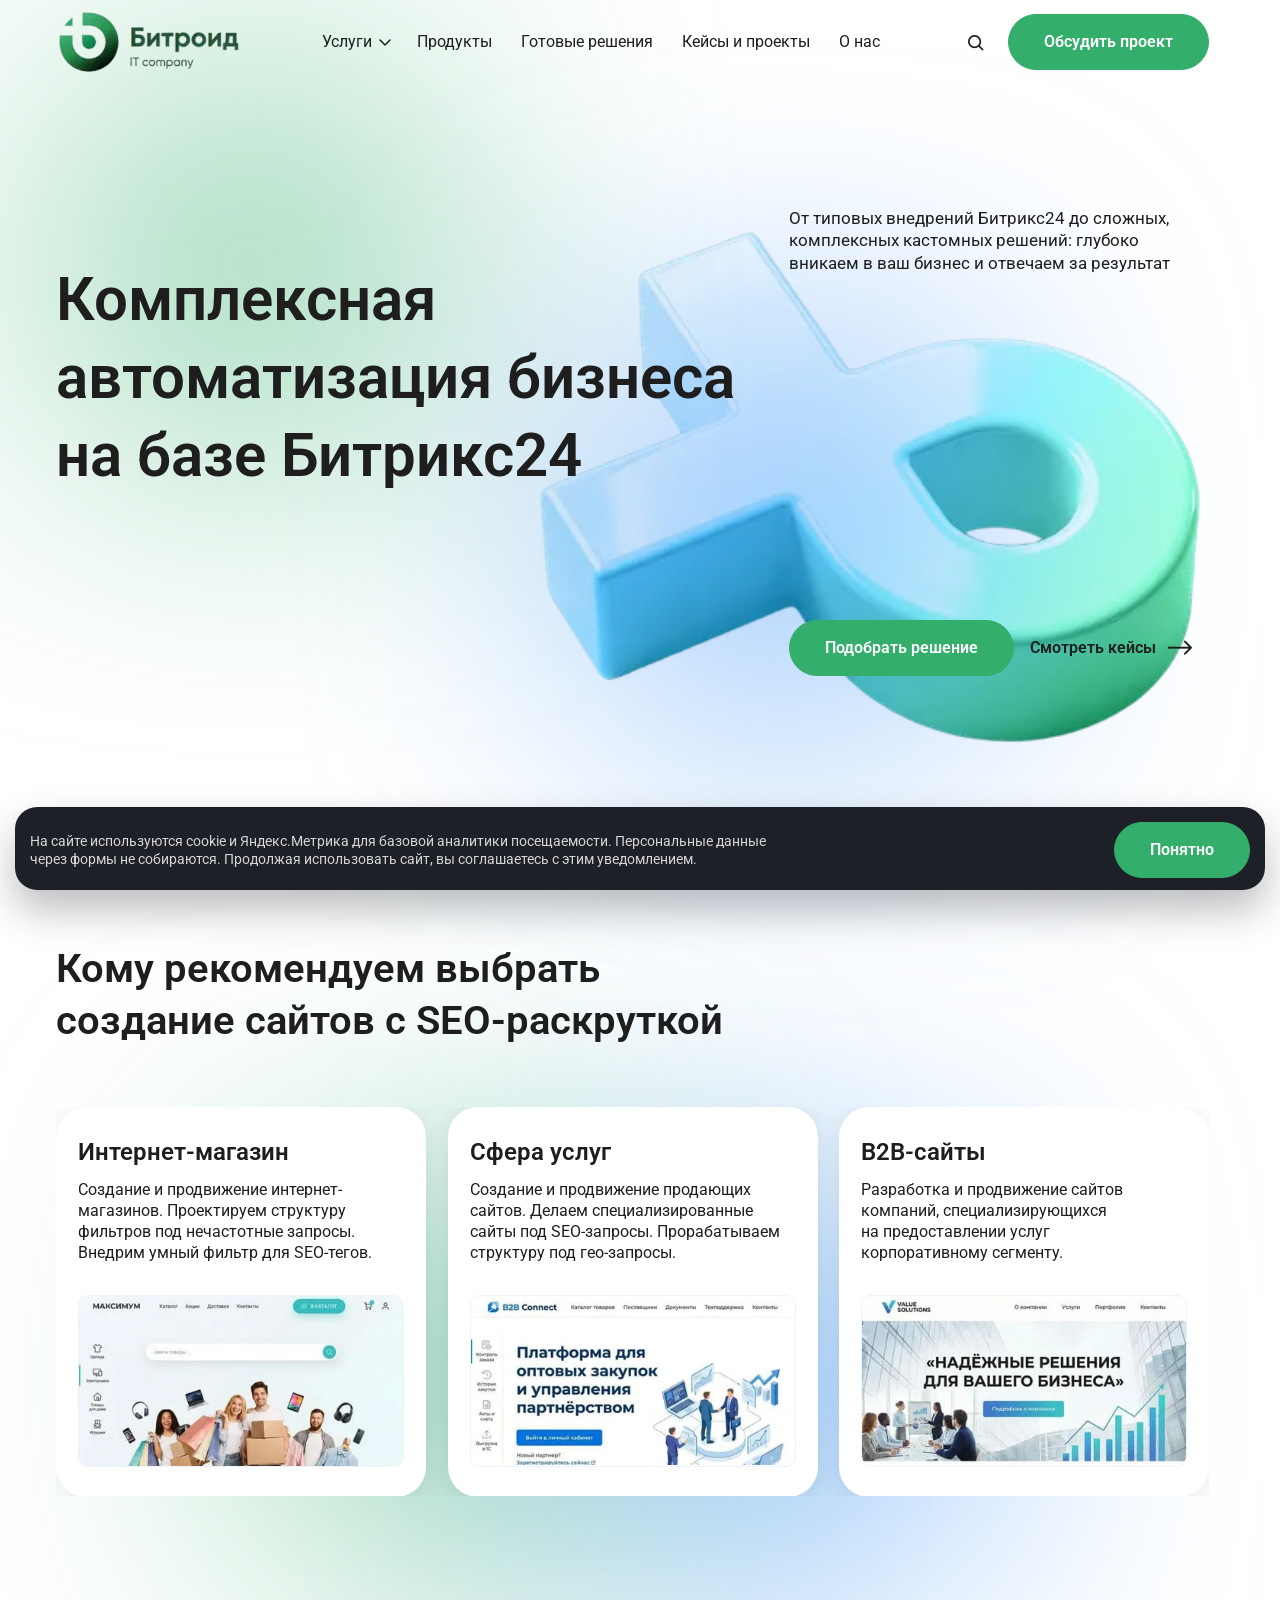
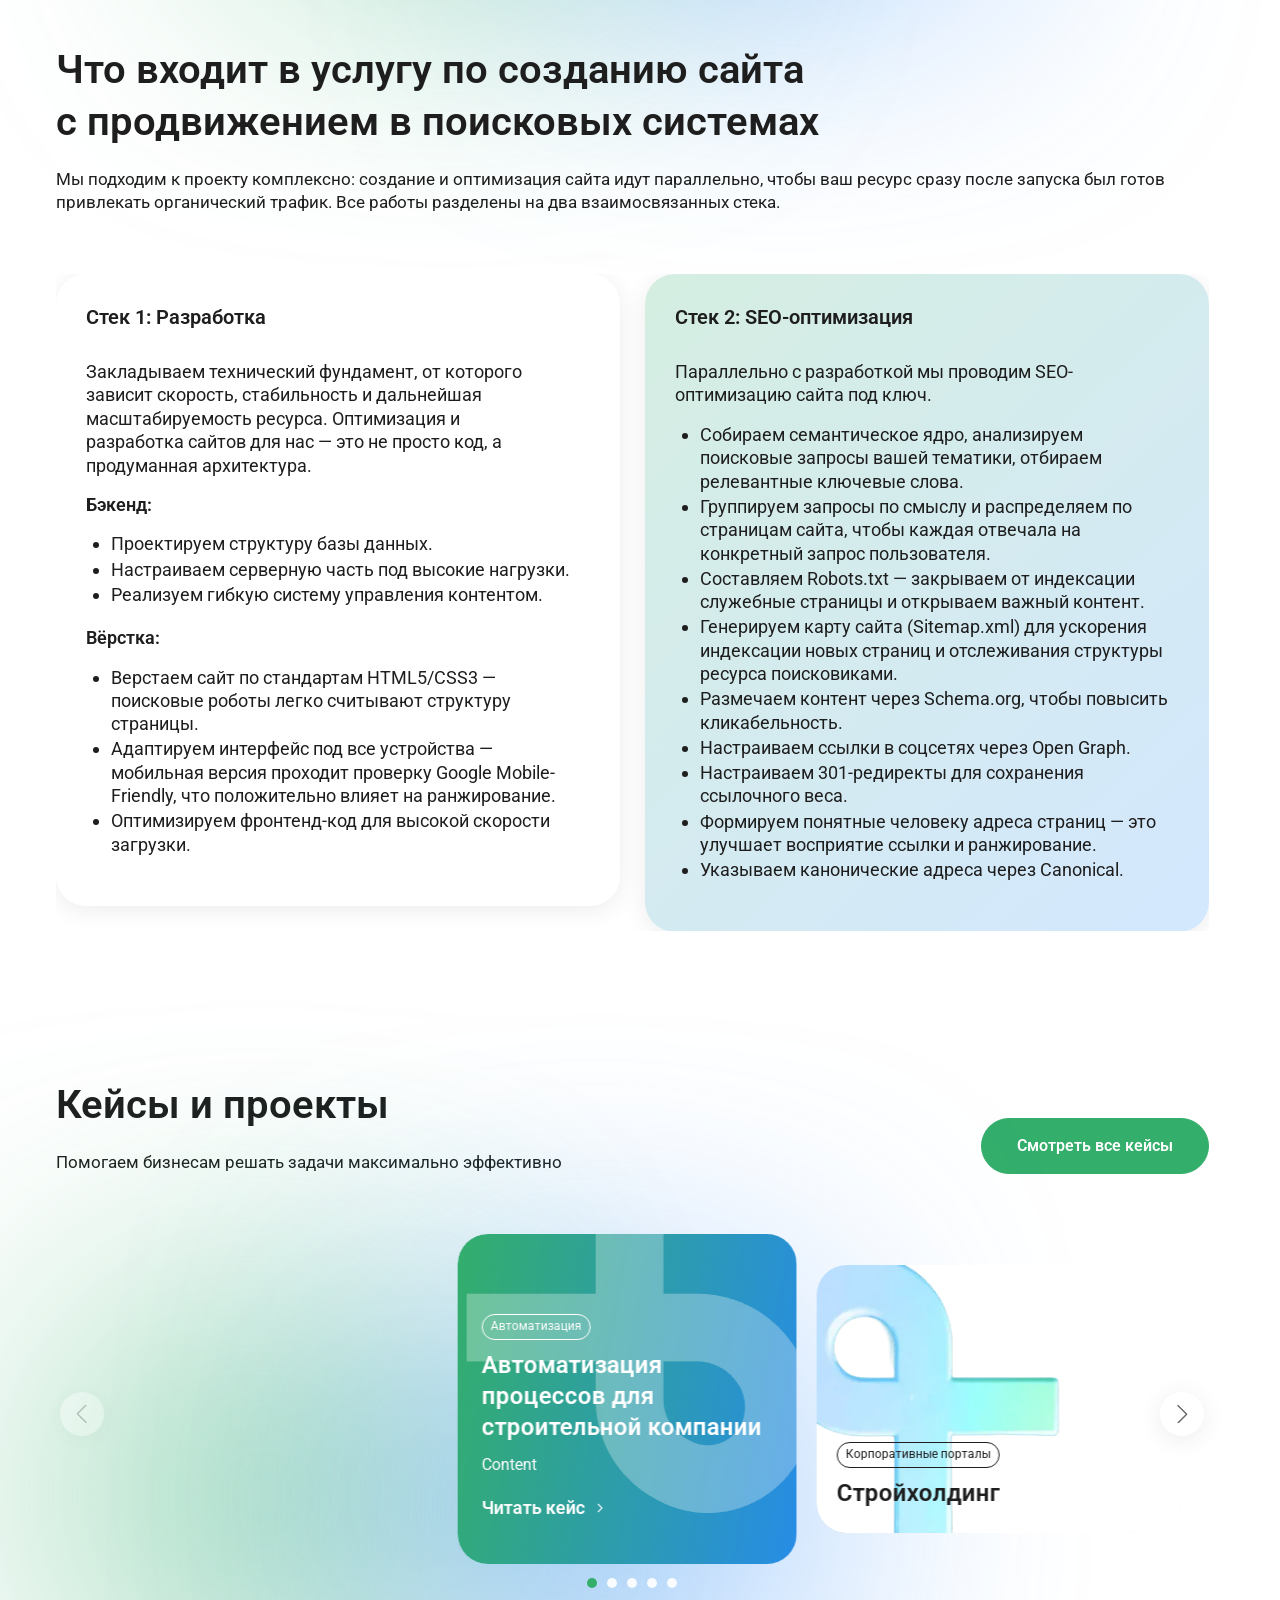
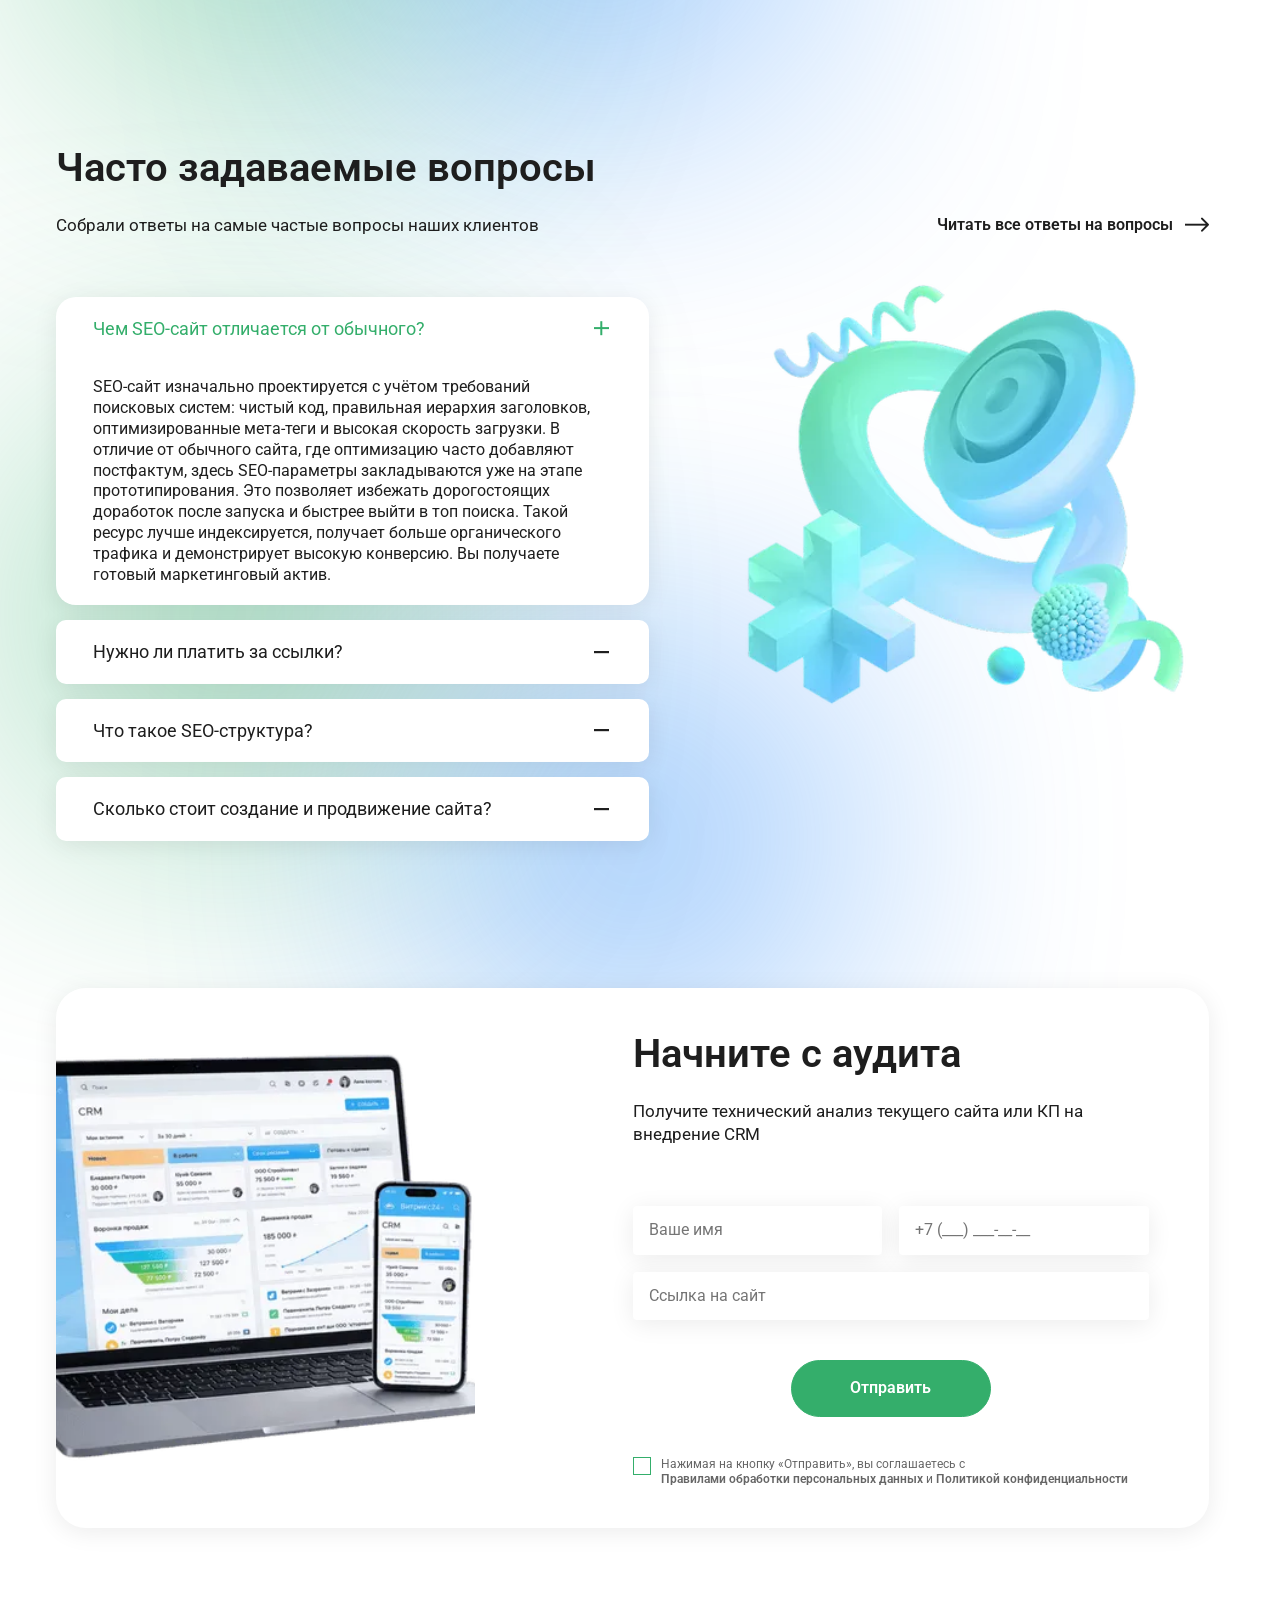
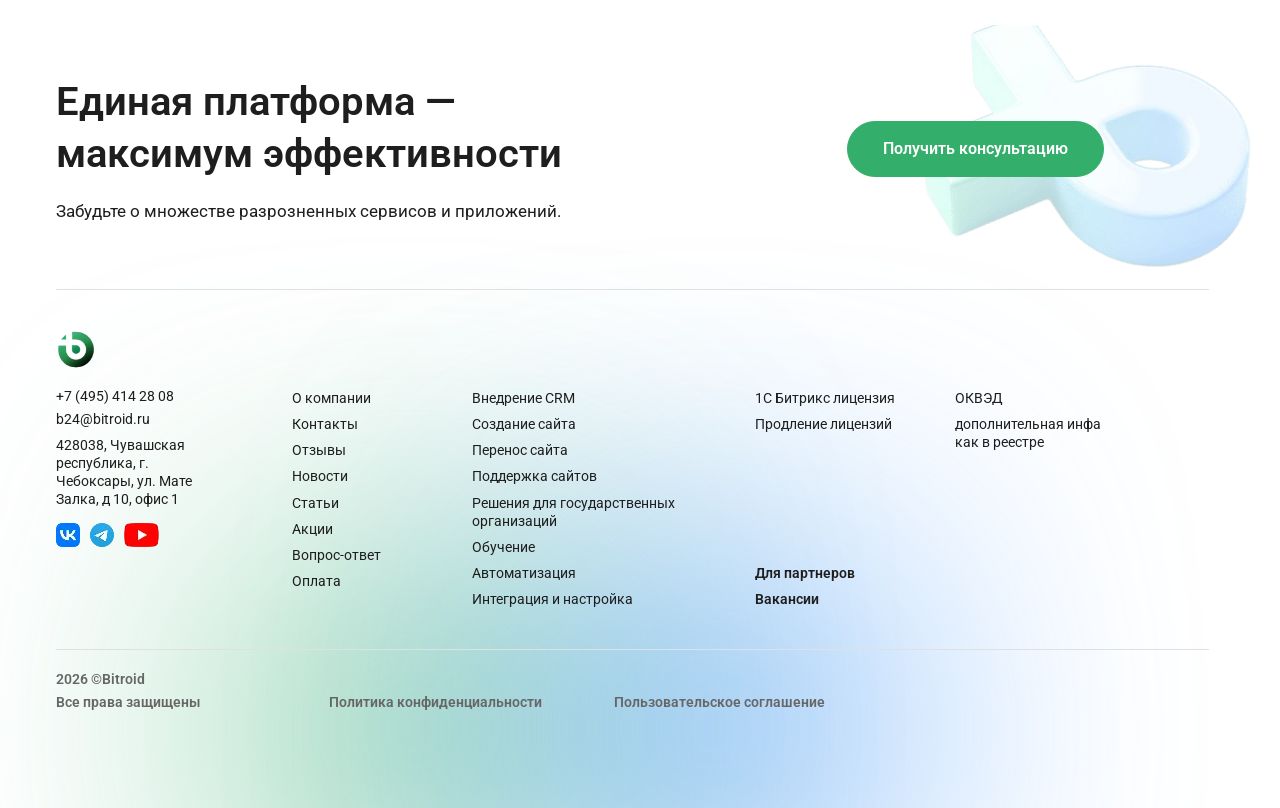
<file: index.html>
<!doctype html>
<html lang="ru">
	<head>
		<meta charset="UTF-8">
		<meta name="viewport" content="width=device-width, initial-scale=1.0">
		<link rel="preload" href="assets/img/logo-full.webp" as="image" fetchpriority="high">
		<link rel="preload" href="assets/img/hero/hero-index-425.webp" as="image" media="(max-width: 500px)" fetchpriority="high">
		<link rel="preload" href="./assets/fonts/Roboto-SemiBold.woff2" as="font" type="font/woff2" crossorigin="anonymous">
		<link rel="preload" href="./assets/fonts/Roboto-Regular.woff2" as="font" type="font/woff2" crossorigin="anonymous">
		<link rel="preload" href="./assets/fonts/Roboto-Medium.woff2" as="font" type="font/woff2" crossorigin="anonymous">
		<link rel="preload" href="./assets/fonts/Roboto-Bold.woff2" as="font" type="font/woff2" crossorigin="anonymous">
		<link rel="preload" href="./assets/fonts/Nunito-Regular.woff2" as="font" type="font/woff2" crossorigin="anonymous">
		<link rel="preload" href="./assets/fonts/Inter-SemiBold.woff2" as="font" type="font/woff2" crossorigin="anonymous">
		<link rel="icon" type="image/png" href="./assets/img/favicon-96x96.png" sizes="96x96">
		<link rel="icon" type="image/svg+xml" href="./assets/img/favicon.svg">
		<link rel="shortcut icon" href="./assets/img/favicon.ico">
		<link rel="apple-touch-icon" sizes="180x180" href="./assets/img/apple-touch-icon.png">
		<meta name="apple-mobile-web-app-title" content="Bitroid">
		<link rel="manifest" href="./assets/img/site.webmanifest">
		<meta name="keywords" content="Создание сайтов">
		<meta name="description" content="IT company - Создание сайтов">
		<title>Битроид | Главная</title>
		<link rel="preload" href="assets/img/hero/hero-index-600.webp" as="image" media="(min-width: 500.1px) and (max-width: 900px)" fetchpriority="high">
		<link rel="preload" href="assets/img/hero/hero-index.webp" as="image" media="(min-width: 900.1px)" fetchpriority="high">
		<style>
			* {
			margin: 0;
			border: 0;
			padding: 0;
		}
		*,
		::after,
		::before {
			box-sizing: border-box;
		}
		::after,
		::before {
			display: inline-block;
		}
		html {
			height: 100%;
		}

		.wrapper {
			display: grid;
			grid-template-rows: var(--header-height) 1fr auto;
			flex: 1 0 auto;
			overflow: clip;
		}
		.wrapper > main {
			grid-row: 2;
			height: 100%;
			min-height: calc(10dvh - var(--header-height));
		}
		.wrapper > footer {
			grid-row: 3;
		}
		.header {
			display: flex;
			position: absolute;
			top: 0;
			right: 0;
			left: 0;
			align-items: center;
			z-index: 600;
			padding-top: 10px;
			height: var(--header-height);
		}
		.header__container {
			display: flex;
			flex-direction: row;
			justify-content: space-between;
		}
		.header__logo {
			display: flex;
			flex-shrink: 0;
			flex-direction: row;
			align-items: center;
			margin-block: auto;
			width: 86px;
			height: 28px;
		}
		.header__actions {
			display: flex;
			align-items: center;
			gap: 24px;
		}
		.header__actions .header__button,
		.header__actions .link-phone {
			display: none;
		}
		.menu__body {
			display: flex;
			position: fixed;
			top: 0;
			right: -130%;
		}
		.header__menu {
			display: flex;
			flex-grow: 1;
			flex-direction: row;
			justify-content: flex-end;
			gap: 16px;
		}
		.menu__list {
			display: flex;
			flex-direction: column;
		}
		.menu__item {
			display: flex;
			position: relative;
			align-items: center;
			gap: 5px;
		}
		.menu__item > a {
			display: flex;
			flex-direction: row-reverse;
			justify-content: flex-end;
			gap: 10px;
			padding-block: 10px;
			font-size: 16px;
			text-decoration: none;
		}
		.submenu {
			display: none;
			opacity: 0;
		}
		.header__actions {
			display: flex;
			align-items: center;
			gap: 24px;
		}
		.header__search .search-input {
			position: absolute;
			opacity: 0;
			width: 0;
		}
		.icon-menu {
			display: block;
			position: relative;
			z-index: 5;
			border: none;
			width: 1.1875rem;
			height: 0.875rem;
		}
		.breadcrumbs {
			padding-block: 10px;
		}
		.breadcrumbs__list {
			display: flex;
			flex-wrap: wrap;
			justify-content: flex-start;
			align-items: center;
			gap: 8px;
		}
		.breadcrumbs__item {
			display: inline-flex;
			align-items: center;
			gap: 8px;
			margin: 0;
		}
		.breadcrumbs a {
			display: flex;
			gap: 6px;
		}
		.breadcrumbs a,
		.breadcrumbs p {
			font-size: clamp(14px, 13.2727272727px + 0.2272727273vw, 16px);
		}

		.button {
			--btn-padding: clamp(0.75rem, 0.529rem + 0.98vw, 1rem) clamp(1.563rem, 1.011rem + 2.45vw, 2.188rem);
			--btn-border-width: 1px;
			--btn-border-style: solid;
			--btn-border-radius: 60px;
			--btn-font-size: clamp(0.875rem, 0.765rem + 0.49vw, 1rem);
			--btn-font-weight: 600;
			--btn-color: var(--light-color);
			--btn-bg-color: var(--primary-color);
			--btn-border-color: var(--primary-color);
			display: inline-flex;
			position: relative;
			justify-content: center;
			align-items: center;
			cursor: pointer;
			border-width: var(--btn-border-width, 1px);
			border-style: var(--btn-border-style);
			border-color: var(--btn-border-color);
			border-radius: var(--btn-border-radius);
			background-color: var(--btn-bg-color);
			padding: var(--btn-padding);
			color: var(--btn-color);
			font-weight: var(--btn-font-weight, 600);
			font-size: var(--btn-font-size, 18px);
			line-height: 1.4;
			font-family: var(--btn-font-family);
			text-align: center;
			text-decoration: none;
		}
		.link-phone,
		.link-email,
		a.--icon-arrow {
			display: flex;
			flex-direction: row-reverse;
			align-items: center;
			gap: 12px;
			transition: color 0.2s ease;
			font-size: 16px;
			line-height: 1.1;
			white-space: nowrap;
		}
		.footer .section-consultation__grid {
			display: grid;
			grid-template-columns: 1fr;
			gap: 35px;
		}
		.footer__grid {
			display: grid;
			grid-template-columns: auto 1fr max-content;
			column-gap: clamp(1.875rem, -5.464rem + 11.47vw, 5rem);
			row-gap: 20px;
			padding-top: 30px;
			padding-right: clamp(0rem, -23.486rem + 36.7vw, 10rem);
			padding-bottom: 30px;
		}
		.footer__block {
			display: grid;
			grid-template-columns: 1fr auto 0.1fr;
			grid-row: 1;
			grid-column: 2 / 4;
			align-self: start;
			justify-self: baseline;
			gap: 15px;
		}
		.footer__contacts {
			display: flex;
			row-gap: 8px;
			flex-direction: column;
			text-align: left;
		}
		.socials {
			display: flex;
			gap: 10px;
		}
		.cookie-banner {
			display: none;
		}
		@media (min-width: 600px) {
		}
		@media screen and (min-width: 768px) {
			.header__logo {
				width: 198px;
				height: 64px;
			}
			.index .section-hero__grid {
				grid-template-columns: 2fr 1fr;
			}

			.footer .section-consultation__grid {
				grid-template-columns: 1.4fr 1fr;
			}
		}
		@media screen and (min-width: 1024px) {
			.header__logo {
				width: 198px;
				height: 64px;
			}
			.menu__body {
				position: static;
				right: 0;
			}
			.header__menu {
				justify-content: space-between;
			}
			.menu__list {
				flex-direction: row;
				gap: 24px;
				background-color: transparent;
			}
			.menu__item > a {
				padding-block: calc(var(--header-height) / 2 - 15px);
				height: var(--header-height);
			}
			.menu__actions {
				display: none;
			}
			.header__actions .header__button {
				display: flex;
			}
			.footer__grid {
				grid-template-columns: 1fr auto auto auto auto;
				padding-top: 40px;
				padding-bottom: 40px;
			}
		}
		@media screen and (min-width: 1280px) {
			.header__actions .link-phone {
				display: block;
			}
		}
		</style>
		<style>
			html{scroll-snap-type:y mandatory;scrollbar-gutter:stable}body{line-height:1.3;-ms-text-size-adjust:100%;-moz-text-size-adjust:100%;-webkit-text-size-adjust:100%;-webkit-font-smoothing:antialiased;-moz-osx-font-smoothing:grayscale}a{display:inline-block;color:inherit;text-decoration:none}ul li[class]{list-style:none}img{vertical-align:middle;max-width:100%;height:auto}h2,h3{font-weight:inherit;font-size:inherit;text-wrap:balance}p{text-wrap:pretty}img,picture,svg{display:block;border-radius:inherit;max-width:100%}button,input,textarea{background-color:transparent;color:inherit;font-size:inherit;line-height:inherit;font-family:inherit}input,textarea{width:100%}textarea{overflow:auto;resize:vertical}label{display:inline-block}@media (prefers-reduced-motion:reduce){*,::after,::before{animation-duration:0s!important;animation-iteration-count:1!important;scroll-behavior:auto!important}}@media (prefers-reduced-motion:no-preference){html{scroll-behavior:smooth}html{interpolate-size:allow-keywords}}@font-face{font-family:iconfont;font-display:swap;src:url("assets/fonts/iconfont.woff2?b7cb5b8df452718972eecdd1ba67a25a") format("woff2")}[class*="--icon-"]::before{font-family:iconfont}[class*="--icon-search"]::before{content:"\f102"}[class*="--icon-caretdown"]::before{content:"\f106"}[class*="--icon-arrow"]::before{content:"\f107"}:root{--font-family:'Roboto',system-ui,sans-serif;--second-family:'Nunito Sans',sans-serif;--third-family:'Inter',sans-serif;--content-width:1320px;--content-offset:clamp(0.938rem, -0.717rem + 7.35vw, 2.813rem);--swiper-pagination-bullet-size:10px;--swiper-pagination-bullet-horizontal-gap:5px;--swiper-pagination-bullet-border-radius:20px;--swiper-pagination-bottom:0;--swiper-pagination-color:#34ae6b;--swiper-pagination-bullet-inactive-color:#ffffff;--swiper-pagination-bullet-inactive-opacity:0.9;--header-height:48px;--min-height-section:calc(100svh - var(--header-height));--text-color:#1e1e1e;--bg-color:#ffffff;--primary-color:#34ae6b;--secondary-color:#2bac68;--accent-color:#2587f9;--light-color:#f0f1f0;--green-main:#2bac68;--black-green:#010803;--color-green-1:#34ae6b;--color-green-2:#298955;--color-white:#fff;--color-blue:#2587f9;--color-deep-grey:#1e1e1e;--color-grey:#666;--color-light-grey:#f8f8f8;--color-white-30:rgba(255, 255, 255, 0.3);--color-ivory:#e0e0e0;--color-error:#d8464d;--color-light-blue:#eef2fa;--color-orange:#cf4b12;accent-color:var(--accent-color);--box-shadow:0 5px 15px var(--secondary-color),0 -5px 15px var(--secondary-color);--box-shadow-hover:0 5px 15px var(--primary-color),0 -5px 15px var(--primary-color);--vk-color:#0077ff;--tg-color:#29a0dc;--wa-color:#25d366;--yt-color:#ff0033}html{accent-color:var(--color-blue)}body{display:flex;position:relative;flex-direction:column;justify-content:start;min-width:320px;min-height:100vh;min-height:100svh;color:var(--color-deep-grey);font-weight:400;font-family:var(--font-family);background-color:var(--color-white);overflow-x:hidden}.wrapper>*{min-width:0}.container,[class*=__container]{margin-right:auto;margin-left:auto;width:min(var(--content-width),100% - var(--content-offset) * 2)}section{position:relative}section:not(:first-of-type){padding-top:clamp(1.875rem,.735rem + 4.86vw,4.688rem);padding-bottom:clamp(1.875rem,.735rem + 4.86vw,4.688rem)}.section-top{display:grid;grid-auto-flow:row;gap:30px}.section__title{font-weight:600;line-height:1.3;text-align:left;text-wrap:balance}.section__subtitle{font-weight:300;font-size:clamp(.875rem,.789rem + .38vw,1.125rem);line-height:1.3}.ellipses{--size-ellipse:clamp(9.375rem, 5.785rem + 15.96vw, 18.75rem);position:relative}.ellipses::after,.ellipses::before{position:absolute;z-index:-1;filter:blur(clamp(5.313rem,3.996rem + 5.85vw,8.75rem));border-radius:var(--size-ellipse);width:var(--size-ellipse);height:var(--size-ellipse);content:""}.ellipses::before{top:-10%;left:10%;background-color:var(--secondary-color)}.ellipses::after{right:29%;bottom:35%;background-color:var(--color-blue)}.ellipses.ellipses--recomend::before{top:58%;left:54%}@media (min-width:768px){:root{--header-height:74px;--content-offset:clamp(2.813rem, 1.741rem + 2.23vw, 3.75rem)}.ellipses::after{right:24%;bottom:-1%}.ellipses.ellipses--recomend::before{top:9%;left:19%}}.ellipses.ellipses--recomend::after{right:50%;bottom:12%}@media (min-width:768px){.ellipses.ellipses--recomend::after{right:29%;bottom:35%}}@media (min-width:1280px){.ellipses::before{top:-19%;left:4%}.ellipses.ellipses--recomend::before{top:31%;left:21%}.ellipses.ellipses--recomend::after{right:24%;bottom:-10%}}.swiper{position:relative;max-width:100%}@media (prefers-reduced-motion:no-preference) and (min-width:768px){.reveal{transform:translateY(36px);opacity:0;will-change:transform,opacity}}.submenu{--width--sub-menu--list:312px;grid-column:1/3;flex-direction:column;visibility:hidden;box-shadow:0 4px 25px 0 rgba(1,8,3,.08);border-radius:30px;background:var(--color-white);width:100%;overflow:hidden}.submenu-list{display:flex;flex-direction:column;gap:8px}@media screen and (min-width:1024px){.submenu{position:absolute;top:110%;left:50%;transform:translateX(-50%);max-width:min(1096px,98vw);min-height:512px}.submenu-list{gap:0;background:linear-gradient(139deg,rgba(43,172,104,.2) 0,rgba(37,135,249,.2) 100%);padding:30px 0 30px 30px;max-width:var(--width--sub-menu--list)}.submenu-list__item-link::before{content:none}}.submenu-list__item{display:flex;border-radius:8px 0 0 8px}.submenu-list__item-link{display:inline-flex;flex-direction:row-reverse;justify-content:space-between;align-items:center;gap:clamp(1.25rem,-.404rem + 7.35vw,3.125rem);box-shadow:0 4px 25px 0 rgba(1,8,3,.08);background:var(--color-white);padding:10px clamp(.625rem,.074rem + 2.45vw,1.25rem);width:100%;font-size:clamp(.875rem,.765rem + .49vw,1rem);text-align:left}.submenu-list__item-link::before{rotate:-90deg;width:16px;height:16px;font-weight:400}@media screen and (min-width:1024px){.submenu-list__item-link{justify-content:flex-end;box-shadow:none;background:0 0}}.submenu-list__wrapper{display:flex;position:relative;flex-grow:1}.submenu-content{position:fixed;top:var(--header-height);right:-100%;bottom:0;visibility:hidden;opacity:0;background:var(--color-white);padding:30px 30px 30px 24px;width:100%}@media screen and (min-width:1024px){.submenu-content{position:absolute;top:0;right:0;max-width:calc(100% - var(--width--sub-menu--list))}}.submenu-content.is-open{display:grid;grid-template-columns:repeat(2,1fr);align-content:flex-start;gap:30px;visibility:visible;opacity:1}.submenu-content__title{margin-bottom:16px;color:var(--color-deep-grey);font-weight:600;font-size:16px}.submenu-content__list.grid--list{display:grid;grid-template-columns:repeat(2,1fr);gap:16px}.submenu-content__list-item{display:block;border-radius:20px;background-color:rgba(255,255,255,.05)}.submenu-content__block{display:flex;position:relative;grid-column:1;flex-direction:column;align-items:flex-start;z-index:1}.submenu-content__link{display:flex;flex-direction:column;align-items:center;gap:12px;box-shadow:0 4px 25px 0 rgba(1,8,3,.08);border:1px solid transparent;border-radius:10px;background:var(--color-white);padding:20px}.submenu-content__link-img{display:flex;justify-content:center;align-items:center;width:116px;height:70px;overflow:hidden}.submenu-content__link-img img{width:100%;height:100%;object-fit:contain}.submenu-content__advantages{position:relative;grid-row:1/5;grid-column:2;align-self:flex-start;z-index:4;border-radius:16px;background:var(--color-light-grey);padding:28px 18px 28px 20px;color:#000;font-weight:400;font-size:16px;line-height:1.3}.submenu-content__decor{position:absolute;right:-150px;bottom:-150px;background-position:center;background-size:auto;background-repeat:no-repeat;width:512px;height:512px}.submenu-content__decor::before{position:absolute;transform:rotate(100deg);z-index:0;mix-blend-mode:color;inset:-20px;background:linear-gradient(230deg,#34ae6b 15%,#2587f9 90%);content:""}.submenu-content__full .submenu-content__block{display:flex;position:relative;grid-column:1;flex-direction:column;align-items:flex-start;z-index:1}.submenu-content__full .submenu-content__block.block--span{grid-row:2;grid-column:1/3;flex-direction:row}.submenu-content__full .submenu-content__block.block--span~.submenu-content__block{grid-row:1}.submenu-content__full .submenu-content__block:nth-of-type(3){grid-column:2}.submenu-content__full .submenu-content__block:nth-of-type(4){grid-row:1;grid-column:3}.submenu-content__full .submenu-content__block:nth-of-type(5){grid-row:1;grid-column:4}.submenu-content__full .submenu-content__advantages{grid-row:2/4;grid-column:3/5;align-self:flex-end}.spollers__body{border:1px solid #eee;border-radius:5px;padding:20px}:root{--swiper-theme-color:#007aff}:host{position:relative;display:block;margin-left:auto;margin-right:auto;z-index:1}.swiper{margin-left:auto;margin-right:auto;position:relative;overflow:hidden;list-style:none;padding:0;z-index:1;display:block}.swiper-wrapper{position:relative;width:100%;height:100%;z-index:1;display:flex;box-sizing:content-box}.swiper-wrapper{transform:translate3d(0,0,0)}.swiper-slide{flex-shrink:0;width:100%;height:100%;position:relative;display:block}.swiper-pagination{position:absolute;text-align:center;transform:translate3d(0,0,0);z-index:10}&.swiper-pagination-disabled,.swiper-pagination-disabled>&{display:none!important}@media screen and (min-width:1024px){.menu__body{margin-right:auto;margin-left:auto;box-shadow:none;background-color:transparent;padding:0;width:auto;max-width:none;height:auto;overflow:initial}}@media screen and (max-width:1023.98px){.menu__list{flex-direction:column;gap:clamp(.938rem,.11rem + 3.68vw,1.875rem);background-color:var(--color-white)}}@media screen and (min-width:1024px){.menu__item{position:static;flex-direction:row}}.menu__item{display:grid;grid-template-columns:auto 1fr}.menu__item>a{flex-direction:row;align-items:center;font-weight:400;font-size:clamp(.875rem,.832rem + .19vw,1rem);line-height:1.3}.menu__item>.js-dropdown-trigger{display:grid;place-items:center;transform-origin:50% 65%;margin-top:-5px;padding:0;width:16px;height:16px}.menu__item>.js-dropdown-trigger::before{display:grid;place-items:center;width:inherit;height:inherit}.menu__actions{display:flex;justify-content:space-between;align-items:center;margin-top:auto}.icon-menu span,.icon-menu::after,.icon-menu::before{position:absolute;right:0;background-color:var(--text-color);width:100%;height:2px;content:""}.icon-menu::before{top:0}.icon-menu::after{bottom:0}.icon-menu span{top:calc(50% - 1px)}@media screen and (min-width:1024px){.icon-menu{display:none}}.menu-overlay{position:fixed;visibility:hidden;opacity:0;z-index:400;inset:0;background:rgba(0,0,0,.2)}.header{background-color:transparent;width:100%;color:var(--text-color)}.header__logo img{width:100%;height:100%;object-fit:contain}@media (min-width:768px){.header__logo{width:198px;height:64px}}@media (min-width:1366px){.header__actions .link-phone{display:block}}input[type=email],input[type=tel],input[type=text],textarea{-webkit-appearance:none;-moz-appearance:none;appearance:none}.input{display:block;border:1px solid #cecbcb;border-radius:10px;padding:10px;width:100%;caret-color:inherit}textarea.input{resize:vertical}label{display:flex;position:relative;flex-direction:column;align-self:start;gap:10px}button[type=submit]{justify-self:start}[data-fls-form]{display:grid;gap:15px}.button{--btn-gap:10px;--btn-font-family:inherit;--btn-color:var(--color-white);--btn-bg-color:var(--color-green-1);--btn-border-color:var(--color-green-1);--btn-size-icon:24px;vertical-align:middle;gap:var(--btn-gap)}.section-faqs .spollers__body{border:0;padding:clamp(1.25rem,.821rem + 1.9vw,2.5rem) 0 0}.header__search{display:flex;position:relative;align-self:stretch;z-index:10}.header__search .search-input{top:50%;right:20px;transform:translateY(-50%);border:none;padding:5px}.header__search #search-button{border:none;background:0 0}.header__search #search-button::before{margin-top:5px}.cookie-banner{position:fixed;right:15px;bottom:10px;left:15px;z-index:80;box-shadow:0 20px 40px rgba(16,19,26,.28);border-radius:22px;background:rgba(16,19,26,.94);padding:15px 15px 12px;color:#fff}.cookie-banner-inner{display:flex;flex-wrap:wrap;justify-content:space-between;align-items:center;gap:18px}.cookie-banner p{margin:0;max-width:760px;color:rgba(255,255,255,.82);font-size:14px}body::after{position:fixed;top:0;left:0;opacity:0;z-index:149;background-color:rgba(0,0,0,.5);width:100%;height:100%;content:""}[data-fls-popup]{position:fixed;top:0;right:0;bottom:0;left:0;visibility:hidden;padding:30px 10px}[data-fls-popup-wrapper]{display:flex;display:flex;flex:1 1 auto;flex-direction:column;justify-content:center;align-items:center;align-items:center;width:100%;min-height:100%}[data-fls-popup-body]{display:flex;flex-direction:column;gap:25px;transform:scale(0);visibility:hidden;border-radius:20px;background-color:#eee;padding:20px;width:100%;max-width:900px}.popup__header{display:flex;align-items:flex-start;gap:20px}.popup__title{flex:auto;font-weight:500;font-size:20px;text-align:center}[data-fls-popup-close]{margin-left:auto}[data-fls-popup-close] svg{flex-shrink:0;width:25px;height:25px}.popup__content button[type=submit]{align-self:center}.index .section-recommended__title{max-width:39ch;text-wrap:auto}.index .section-recommended .recomend__slider{padding-bottom:30px}.index .section-recommended .recomend__wrapper{display:flex}@media (min-width:768px){.index .section-recommended .recomend__slider{padding-bottom:0}.index .section-recommended .recomend__slider .swiper-pagination{display:none}.index .section-recommended .recomend__wrapper{flex-direction:column;gap:16px}.index .section-recommended .recomend__slide{flex-shrink:1;height:auto}}@media (min-width:1024px){.index .section-recommended .recomend__wrapper{display:grid;grid-template-columns:repeat(3,1fr);gap:clamp(1rem,-.362rem + 2.13vw,1.5rem)}}.index .section-recommended .recomended-item{display:grid;grid-template-rows:auto 1fr auto;grid-template-columns:1fr;gap:8px;box-shadow:0 4px 25px 0 rgba(1,8,3,.08);border-radius:30px;background:#fff;height:100%}@media (min-width:768px){.index .section-recommended .recomended-item{grid-template-rows:auto 1fr;grid-template-columns:1fr 200px;row-gap:12px}.index .section-recommended .recomended-item__description{grid-row:2}}.index .section-recommended .recomended-item__title{font-weight:600}.index .section-recommended .recomended-item__title{line-height:1.3}.section-hero{display:flex;align-items:center;margin-bottom:40px;min-height:clamp(34.063rem,27.959rem + 27.13vw,50rem)}.section-hero__grid{display:grid;grid-template-columns:1fr}@media (min-width:768px){.section-hero{margin-bottom:0}.section-hero__grid{grid-template-columns:2fr 1fr}}.section-hero__content{display:grid;position:relative;grid-template-columns:1fr auto;row-gap:200px;grid-column:1/3;z-index:1;margin:0}.section-hero__title{grid-column:1;margin-bottom:25px;max-width:23ch;font-weight:600;font-size:24px;line-height:1.3;text-align:center}@media (min-width:600px){button[type=submit]{grid-row:2}[data-fls-form]{grid-auto-flow:column}.popup__content form{grid-auto-flow:column}.popup__content button[type=submit]{grid-row:3;grid-column:1}.section-hero__title{font-size:42px;text-align:left}}@media (min-width:1024px){.index .section-recommended .recomended-item{grid-template-rows:auto 1fr auto;grid-template-columns:1fr;row-gap:12px;min-width:320px}.index .section-projects__grid .section-projects__link{display:none}.section-hero__title{margin-top:54px;font-size:55px}}@media (min-width:1280px){.header__actions .header__button{display:flex}.section-hero__title{font-size:60px}}.section-hero__subtitle{grid-row:1;grid-column:2;font-size:clamp(.875rem,.788rem + .38vw,1.125rem);line-height:1.3;text-align:center}.section-hero__actions{display:flex;grid-row:2;grid-column:2;flex-direction:column;align-items:center;gap:16px;margin-top:80px}@media (min-width:600px){.section-hero__subtitle{max-width:42ch;text-align:left}.section-hero__actions{flex-direction:row}}.section-hero__image{position:relative;grid-row:1;grid-column:2}.section-hero__image .image-wrapper{position:absolute;top:0;right:60px;width:672px;height:555px}@media (min-width:768px){.section-hero__image .image-wrapper{top:0;right:0}}.section-hero__image .image-wrapper img{width:100%;height:100%;object-fit:contain}
		</style>
		<script type="module" crossorigin="" src="./js/app4.min.js?v=1778054442806"></script>
		<script type="module" crossorigin="" src="./js/app.min.js?v=1778054442806"></script>
		<link rel="stylesheet" crossorigin="" href="./css/app.min.css?v=1778054442806" media="print" onload="this.media='all'">
	</head>
	<body>
		<div class="wrapper">
			<header data-fls-header="" data-fls-header-scroll="" data-fls-header-scroll-show="" class="header">
				<div class="header__container">
					<div class="header__logo">
						<picture>
							<img width="198" height="64" alt="Битроид - IT company" fetchpriority="high" src="./assets/img/logo-full.webp">
						</picture>
					</div>
					<div class="header__menu menu">
						<nav class="menu__body" aria-label="Основное меню">
							<ul class="menu__list">
								<li class="menu__item menu__item--dropdown" aria-expanded="false">
									<a href="services.html" class="menu__link">Услуги</a>
									<button class="--icon-caretdown js-dropdown-trigger" aria-label="Открыть большое меню"></button>
									<div data-fls-submenuservices="" class="submenu js-dropdown">
										<div class="submenu-list__wrapper">
											<ul class="submenu-list">
												<li class="submenu-list__item has-submenu" aria-expanded="true">
													<button class="submenu-list__item-link --icon-caretdown js-dropdown-trigger">Внедрение CRM</button>
													<div class="submenu-content js-dropdown is-open">
														<ul class="submenu-content__list grid--list">
															<li class="submenu-content__list-item">
																<a href="#" class="submenu-content__link">
																	<div class="submenu-content__link-img" aria-hidden="true">
																		<picture>
																			<img width="116" height="70" alt="Image" decoding="async" loading="lazy" src="./assets/img/crm/bitrix24.webp">
																		</picture>
																	</div>
																	<div class="submenu-content__link-title">Битрикс 24</div>
																</a>
															</li>
															<li class="submenu-content__list-item">
																<a href="#" class="submenu-content__link">
																	<div class="submenu-content__link-img">
																		<picture>
																			<img width="116" height="70" alt="Image" decoding="async" loading="lazy" src="./assets/img/crm/mysklad.webp">
																		</picture>
																	</div>
																	<div class="submenu-content__link-title">Мой склад</div>
																</a>
															</li>
															<li class="submenu-content__list-item">
																<a href="#" class="submenu-content__link">
																	<div class="submenu-content__link-img">
																		<picture>
																			<img width="116" height="70" alt="Image" decoding="async" loading="lazy" src="./assets/img/crm/amocrm.webp">
																		</picture>
																	</div>
																	<div class="submenu-content__link-title">Аmo CRM</div>
																</a>
															</li>
															<li class="submenu-content__list-item">
																<a href="#" class="submenu-content__link">
																	<div class="submenu-content__link-img">
																		<picture>
																			<img width="116" height="70" alt="Image" decoding="async" loading="lazy" src="./assets/img/crm/retailcrm.webp">
																		</picture>
																	</div>
																	<div class="submenu-content__link-title">RetailCRM</div>
																</a>
															</li>
														</ul>
														<div class="submenu-content__advantages">
															Строим решения, которые автоматизируют продажи, улучшают работу с клиентами и позволяют бизнесу расти быстрее.
														</div>
														<div class="submenu-content__decor" aria-hidden="true" style="background-image: url(./assets/img/mega-menu/implementation.png)">
															<!-- <img src="@img/mega-menu/implementation.png" width="339" height="339" decoding="async" loading="lazy" alt="" /> -->
														</div>
													</div>
												</li>
												<li class="submenu-list__item has-submenu" aria-expanded="false">
													<button class="submenu-list__item-link --icon-caretdown js-dropdown-trigger">Создание сайта</button>
													<div class="submenu-content js-dropdown" aria-hidden="true">
														<div class="submenu-content__block">
															<div class="submenu-content__title">Сайт под ключ</div>
															<ul class="submenu-content__list">
																<li class="submenu-content__list-item">
																	<a href="siteseo.html" class="submenu-content__link">Сайт+SEO</a>
																</li>
																<li class="submenu-content__list-item">
																	<a href="#" class="submenu-content__link">Сайт+Маркетплейс</a>
																</li>
																<li class="submenu-content__list-item">
																	<a href="#" class="submenu-content__link">Сайт+CRM</a>
																</li>
															</ul>
														</div>
														<div class="submenu-content__block">
															<div class="submenu-content__title">Разработка на CMS</div>
															<ul class="submenu-content__list">
																<li class="submenu-content__list-item">
																	<a href="#" class="submenu-content__link">Разработка на WordPress</a>
																</li>
																<li class="submenu-content__list-item">
																	<a href="#" class="submenu-content__link">Разработка на 1С Битрикс</a>
																</li>
															</ul>
														</div>
														<div class="submenu-content__block">
															<div class="submenu-content__title">Сложные сайты</div>
															<ul class="submenu-content__list">
																<li class="submenu-content__list-item">
																	<a href="#" class="submenu-content__link">Разработка на React</a>
																</li>
															</ul>
														</div>
														<div class="submenu-content__advantages">
															Создаём современные сайты, которые решают бизнес-задачи — от первого клика до заявки.
														</div>
														<div class="submenu-content__decor" aria-hidden="true" style="background-image: url(./assets/img/mega-menu/create-site.png)"></div>
													</div>
												</li>
												<li class="submenu-list__item has-submenu" aria-expanded="false">
													<button class="submenu-list__item-link --icon-caretdown js-dropdown-trigger">Перенос сайта</button>
													<div class="submenu-content js-dropdown submenu-content__full" aria-hidden="true">
														<div class="submenu-content__block">
															<div class="submenu-content__title">С бесплатной CMS</div>
															<ul class="submenu-content__list">
																<li class="submenu-content__list-item">
																	<a href="#" class="submenu-content__link">WordPress</a>
																</li>
																<li class="submenu-content__list-item">
																	<a href="#" class="submenu-content__link">Joomla</a>
																</li>
																<li class="submenu-content__list-item">
																	<a href="#" class="submenu-content__link">Modx</a>
																</li>
																<li class="submenu-content__list-item">
																	<a href="#" class="submenu-content__link">Drupal</a>
																</li>
																<li class="submenu-content__list-item">
																	<a href="#" class="submenu-content__link">OpenCart</a>
																</li>
															</ul>
														</div>
														<div class="submenu-content__block block--span">
															<div class="block--column">
																<div class="submenu-content__title">Миграции на Аспро</div>
																<ul class="submenu-content__list">
																	<li class="submenu-content__list-item">
																		<a href="#" class="submenu-content__link">Аспро: Премьер</a>
																	</li>
																	<li class="submenu-content__list-item">
																		<a href="#" class="submenu-content__link">Аспро: Максимум</a>
																	</li>
																	<li class="submenu-content__list-item">
																		<a href="#" class="submenu-content__link">Аспро: Лайтшоп</a>
																	</li>
																	<li class="submenu-content__list-item">
																		<a href="#" class="submenu-content__link">Аспро: Некст</a>
																	</li>
																	<li class="submenu-content__list-item">
																		<a href="#" class="submenu-content__link">Аспро: Приорити</a>
																	</li>
																	<li class="submenu-content__list-item">
																		<a href="#" class="submenu-content__link">Аспро: Корпоративный сайт</a>
																	</li>
																	<li class="submenu-content__list-item">
																		<a href="#" class="submenu-content__link">Аспро: Медицинский центр</a>
																	</li>
																</ul>
															</div>
															<div class="block--column">
																<div class="submenu-content__title">С фреймворка</div>
																<ul class="submenu-content__list">
																	<li class="submenu-content__list-item">
																		<a href="#" class="submenu-content__link">Yii</a>
																	</li>
																	<li class="submenu-content__list-item">
																		<a href="#" class="submenu-content__link">Django</a>
																	</li>
																</ul>
															</div>
														</div>
														<div class="submenu-content__block">
															<div class="submenu-content__title">С платной CMS</div>
															<ul class="submenu-content__list">
																<li class="submenu-content__list-item">
																	<a href="#" class="submenu-content__link">NetCat</a>
																</li>
																<li class="submenu-content__list-item">
																	<a href="#" class="submenu-content__link">Shop-Script</a>
																</li>
																<li class="submenu-content__list-item">
																	<a href="#" class="submenu-content__link">Magento</a>
																</li>
															</ul>
														</div>
														<div class="submenu-content__block">
															<div class="submenu-content__title">С конструктора</div>
															<ul class="submenu-content__list">
																<li class="submenu-content__list-item">
																	<a href="#" class="submenu-content__link">Tilda</a>
																</li>
																<li class="submenu-content__list-item">
																	<a href="#" class="submenu-content__link">Insales</a>
																</li>
																<li class="submenu-content__list-item">
																	<a href="#" class="submenu-content__link">Wix</a>
																</li>
																<li class="submenu-content__list-item">
																	<a href="#" class="submenu-content__link">uCoz</a>
																</li>
															</ul>
														</div>
														<div class="submenu-content__block">
															<div class="submenu-content__title">С самописного</div>
															<ul class="submenu-content__list">
																<li class="submenu-content__list-item">
																	<a href="#" class="submenu-content__link">PHP</a>
																</li>
																<li class="submenu-content__list-item">
																	<a href="#" class="submenu-content__link">Python</a>
																</li>
																<li class="submenu-content__list-item">
																	<a href="#" class="submenu-content__link">Ruby</a>
																</li>
																<li class="submenu-content__list-item">
																	<a href="#" class="submenu-content__link">ASP.NET</a>
																</li>
															</ul>
														</div>
														<div class="submenu-content__advantages">
															Переносим сайты на новый хостинг и интегрируем с CRM-системами. Гарантируем сохранность данных и настройку всех сервисов.
														</div>
														<div class="submenu-content__decor" aria-hidden="true" style="background-image: url(./assets/img/mega-menu/transfer-site.png)"></div>
													</div>
												</li>
												<li class="submenu-list__item has-submenu" aria-expanded="false">
													<button class="submenu-list__item-link --icon-caretdown js-dropdown-trigger">Решения для государственных организаций</button>
													<div class="submenu-content js-dropdown" aria-hidden="true">
														<div class="submenu-content__block">
															<div class="submenu-content__title">Импортозамещение</div>
															<ul class="submenu-content__list">
																<li class="submenu-content__list-item">
																	<a href="#" class="submenu-content__link">Bitrix</a>
																</li>
															</ul>
														</div>
													</div>
												</li>
												<li class="submenu-list__item has-submenu" aria-expanded="false">
													<button class="submenu-list__item-link --icon-caretdown js-dropdown-trigger">Поддержка сайтов</button>
													<div class="submenu-content js-dropdown" aria-hidden="true">
														<div class="submenu-content__block">
															<div class="submenu-content__title">Техническое сопровождение сайтов</div>
															<ul class="submenu-content__list">
																<li class="submenu-content__list-item">
																	<a href="#" class="submenu-content__link">Модерация</a>
																</li>
																<li class="submenu-content__list-item">
																	<a href="#" class="submenu-content__link">Редизайн</a>
																</li>
																<li class="submenu-content__list-item">
																	<a href="#" class="submenu-content__link">Обновление</a>
																</li>
																<li class="submenu-content__list-item">
																	<a href="#" class="submenu-content__link">Доработка</a>
																</li>
															</ul>
														</div>
														<div class="submenu-content__block">
															<div class="submenu-content__title">Оптимизация работы сайтов</div>
															<ul class="submenu-content__list">
																<li class="submenu-content__list-item">
																	<a href="#" class="submenu-content__link">Ускорение работы</a>
																</li>
																<li class="submenu-content__list-item">
																	<a href="#" class="submenu-content__link">Лечение от вирусов</a>
																</li>
															</ul>
														</div>
														<div class="submenu-content__advantages">
															Обеспечиваем техническую поддержку и развитие сайтов, чтобы ваш бизнес работал стабильно и бесперебойно.
														</div>
														<div class="submenu-content__decor" aria-hidden="true" style="background-image: url(./assets/img/mega-menu/support-site.png)"></div>
													</div>
												</li>
												<li class="submenu-list__item has-submenu" aria-expanded="false">
													<button class="submenu-list__item-link --icon-caretdown js-dropdown-trigger">Разработка и развитие сайтов</button>
													<div class="submenu-content js-dropdown" aria-hidden="true">
														<div class="submenu-content__block">
															<div class="submenu-content__title">Продвижение</div>
														</div>
														<div class="submenu-content__block">
															<div class="submenu-content__title">Backend-разработка</div>
														</div>
														<div class="submenu-content__block">
															<div class="submenu-content__title">Верстка</div>
														</div>
														<div class="submenu-content__block">
															<div class="submenu-content__title">Хостинг</div>
														</div>
														<div class="submenu-content__advantages">
															Текст о том, как хорошо и классно можно провести разработку и развитие сайтов с помощью специалистов компании Битроид.
														</div>
														<div class="submenu-content__decor" aria-hidden="true" style="background-image: url(./assets/img/mega-menu/development-site.png)"></div>
													</div>
												</li>
												<li class="submenu-list__item has-submenu" aria-expanded="false">
													<button class="submenu-list__item-link --icon-caretdown js-dropdown-trigger">Обучение</button>
													<div class="submenu-content js-dropdown" aria-hidden="true">
														<div class="submenu-content__block">
															<div class="submenu-content__title">Импортозамещение</div>
															<ul class="submenu-content__list">
																<li class="submenu-content__list-item">
																	<a href="#" class="submenu-content__link">Bitrix</a>
																</li>
															</ul>
														</div>
													</div>
												</li>
												<li class="submenu-list__item has-submenu" aria-expanded="false">
													<button class="submenu-list__item-link --icon-caretdown js-dropdown-trigger">Автоматизация</button>
													<div class="submenu-content js-dropdown" aria-hidden="true">
														<div class="submenu-content__block">
															<div class="submenu-content__title">Отдел кадров</div>
															<ul class="submenu-content__list">
																<li class="submenu-content__list-item">
																	<a href="#" class="submenu-content__link">HR-процессы</a>
																</li>
																<li class="submenu-content__list-item">
																	<a href="#" class="submenu-content__link">Кадровый ЭДО</a>
																</li>
															</ul>
														</div>
													</div>
												</li>
												<li class="submenu-list__item has-submenu" aria-expanded="false">
													<button class="submenu-list__item-link --icon-caretdown js-dropdown-trigger">Интеграция и настройка</button>
													<div class="submenu-content js-dropdown" aria-hidden="true">
														<div class="submenu-content__block">
															<div class="submenu-content__title">Импортозамещение</div>
															<ul class="submenu-content__list">
																<li class="submenu-content__list-item">
																	<a href="#" class="submenu-content__link">Bitrix</a>
																</li>
															</ul>
														</div>
													</div>
												</li>
												<li class="submenu-list__item has-submenu" aria-expanded="false">
													<button class="submenu-list__item-link --icon-caretdown js-dropdown-trigger">Сопровождение и развитие Битрикс24</button>
													<div class="submenu-content js-dropdown" aria-hidden="true">
														<div class="submenu-content__block">
															<div class="submenu-content__title">Импортозамещение</div>
															<ul class="submenu-content__list">
																<li class="submenu-content__list-item">
																	<a href="#" class="submenu-content__link">Bitrix</a>
																</li>
															</ul>
														</div>
													</div>
												</li>
											</ul>
										</div>
									</div>
								</li>
								<li class="menu__item menu__item--dropdown" aria-expanded="false">
									<a href="#" class="menu__link">Продукты</a>
								</li>
								<li class="menu__item menu__item--dropdown" aria-expanded="false">
									<a href="#" class="menu__link">Готовые решения</a>
								</li>
								<li class="menu__item menu__item--dropdown" aria-expanded="false">
									<a href="#" class="menu__link">Кейсы и проекты</a>
								</li>
								<li class="menu__item menu__item--dropdown" aria-expanded="false">
									<a href="#" class="menu__link">О нас</a>
								</li>
								<!--
<li class="menu__item menu__item--dropdown" aria-expanded="false">
<a href="services.html" class="menu__link">Услуги</a>
<button class="--icon-caretdown js-dropdown-trigger" aria-label="Открыть большое меню"></button>
<include src="@components/custom/submenu/submenu.html" locals="{}"></include>
</li>
<li class="menu__item">
<a href="#" class="menu__link">Продукты</a>
<button class="--icon-caretdown js-dropdown-trigger" aria-label="Открыть большое меню"></button>
</li>
<li class="menu__item">
<a href="#" class="menu__link">Готовые решения</a>
<button class="--icon-caretdown js-dropdown-trigger" aria-label="Открыть большое меню"></button>
</li>
<li class="menu__item">
<a href="#" class="menu__link">Кейсы и проекты</a>
<button class="--icon-caretdown js-dropdown-trigger" aria-label="Открыть большое меню"></button>
</li>
<li class="menu__item">
<a href="#" class="menu__link">О нас</a>
<button class="--icon-caretdown js-dropdown-trigger" aria-label="Открыть большое меню"></button>
</li>
-->
							</ul>
							<div class="menu__actions">
								<a href="tel:+74954142808" class="link-phone">+7 (495) 414 28 08</a>
								<button data-fls-button="" type="button" data-fls-popup-link="project" class="button header__button">Обсудить проект</button>
							</div>
						</nav>
						<div class="header__actions">
							<a href="tel:+74954142808" class="link-phone">+7 (495) 414 28 08</a>
							<div data-fls-headersearch="" class="header__search">
								<input type="text" id="search-input" placeholder="Поиск..." class="search-input">
								<button id="search-button" class="--icon-search" aria-label="Поиск"></button>
							</div>
							<button data-fls-button="" type="button" data-fls-popup-link="project" class="button header__button">Обсудить проект</button>
							<button type="button" data-fls-menu="" class="menu__icon icon-menu" aria-label="Открыть меню">
								<span></span>
							</button>
						</div>
					</div>
					<!--
<fetch url="@components/layout/menu/menu.json">
<each loop='item in response'>
</each>
</fetch>
-->
				</div>
			</header>
			<div class="menu-overlay" id="menuOverlay" aria-hidden="true"></div>
			<main class="page">
				<div data-fls-index="" class="index">
					<section data-fls-sectionheroindex="" class="section-hero" aria-labelledby="section-hero-title">
						<div class="container">
							<div class="section-hero__grid">
								<div class="section-top section-hero__content ellipses">
									<h2 class="section__title section-hero__title" id="section-hero-title">Комплексная автоматизация бизнеса на базе Битрикс24</h2>
									<p class="section__subtitle section-hero__subtitle">
										От типовых внедрений Битрикс24 до сложных, комплексных кастомных решений: глубоко вникаем в ваш бизнес и отвечаем за результат
									</p>
									<div class="section-hero__actions">
										<button data-fls-button="" type="button" data-fls-popup-link="order" class="button header__button">Подобрать решение</button>
										<a href="#" data-fls-popup-link="price" class="--icon-arrow">Смотреть кейсы</a>
									</div>
								</div>
								<div class="section-hero__image" aria-hidden="true">
									<div class="image-wrapper">
										<picture>
											<source media="(max-width: 425px)" srcset="./assets/img/hero/hero-index-425.webp" type="image/webp">
											<img width="672" height="555" alt="chart" fetchpriority="high" src="./assets/img/hero/hero-index.webp">
										</picture>
									</div>
								</div>
							</div>
						</div>
					</section>
					<section class="section-recommended" aria-labelledby="section-recommended-title">
						<div class="container">
							<div class="section-top">
								<h2 class="section__title section-recommended__title reveal" id="section-recommended-title">Кому рекомендуем выбрать создание сайтов с SEO-раскруткой</h2>
							</div>
							<div class="section-recommended__grid ellipses ellipses--recomend">
								<div data-fls-slider="" class="recomend__slider swiper">
									<div class="recomend__wrapper swiper-wrapper">
										<div class="recomend__slide swiper-slide">
											<article class="recomended-item reveal">
												<h3 class="recomended-item__title">Интернет-магазин</h3>
												<div class="recomended-item__description">
													<p>
														Создание и продвижение интернет-магазинов. Проектируем структуру фильтров под нечастотные запросы. Внедрим умный фильтр для SEO-тегов.
													</p>
												</div>
												<div class="recomended-item__image" aria-hidden="true">
													<picture>
														<source media="(max-width: 425px)" srcset="./assets/img/recomended/rec-1-425.webp" type="image/webp">
														<img width="380" height="199" alt="Image" decoding="async" loading="lazy" src="./assets/img/recomended/rec-1.webp">
													</picture>
												</div>
											</article>
										</div>
										<div class="recomend__slide swiper-slide">
											<article class="recomended-item reveal">
												<h3 class="recomended-item__title">Сфера услуг</h3>
												<div class="recomended-item__description">
													<p>
														Создание и продвижение продающих сайтов. Делаем специализированные сайты под SEO-запросы. Прорабатываем структуру под гео-запросы.
													</p>
												</div>
												<div class="recomended-item__image">
													<picture>
														<source media="(max-width: 425px)" srcset="./assets/img/recomended/rec-2-425.webp" type="image/webp">
														<img width="380" height="199" alt="Image" decoding="async" loading="lazy" src="./assets/img/recomended/rec-2.webp">
													</picture>
												</div>
											</article>
										</div>
										<div class="recomend__slide swiper-slide">
											<article class="recomended-item reveal">
												<h3 class="recomended-item__title">B2B-сайты</h3>
												<div class="recomended-item__description">
													<p>
														Разработка и продвижение сайтов компаний, специализирующихся на предоставлении услуг корпоративному сегменту.
													</p>
												</div>
												<div class="recomended-item__image" aria-hidden="true">
													<picture>
														<source media="(max-width: 425px)" srcset="./assets/img/recomended/rec-3-425.webp" type="image/webp">
														<img width="380" height="199" alt="Image" decoding="async" loading="lazy" src="./assets/img/recomended/rec-3.webp">
													</picture>
												</div>
											</article>
										</div>
									</div>
									<div class="swiper-pagination"></div>
								</div>
							</div>
						</div>
					</section>
					<section class="section-composition" aria-labelledby="section-composition-title">
						<div class="container">
							<div class="section-top">
								<h2 class="section__title section-composition__title reveal" id="section-composition-title">Что входит в услугу по созданию сайта с продвижением в поисковых системах</h2>
								<p class="section__subtitle reveal">
									Мы подходим к проекту комплексно: создание и оптимизация сайта идут параллельно, чтобы ваш ресурс сразу после запуска был готов привлекать органический трафик.
					Все работы разделены на два взаимосвязанных стека.
								</p>
							</div>
							<div class="section-composition__grid">
								<div data-fls-slider="" class="composition__slider swiper">
									<div class="composition__wrapper swiper-wrapper">
										<div class="composition__slide swiper-slide">
											<article class="composition-item reveal">
												<h3 class="composition-item__title">Стек 1: Разработка</h3>
												<div class="composition-item__description text-block">
													<p>
														Закладываем технический фундамент, от которого зависит скорость, стабильность и дальнейшая масштабируемость ресурса. Оптимизация и разработка сайтов
										для нас — это не просто код, а продуманная архитектура.
													</p>
													<h4>Бэкенд:</h4>
													<ul>
														<li>Проектируем структуру базы данных.</li>
														<li>Настраиваем серверную часть под высокие нагрузки.</li>
														<li>Реализуем гибкую систему управления контентом.</li>
													</ul>
													<h4>Вёрстка:</h4>
													<ul>
														<li>
															Верстаем сайт по стандартам HTML5/CSS3 — поисковые роботы легко считывают структуру страницы.
														</li>
														<li>
															Адаптируем интерфейс под все устройства — мобильная версия проходит проверку Google Mobile-Friendly, что положительно влияет на ранжирование.
														</li>
														<li>Оптимизируем фронтенд-код для высокой скорости загрузки.</li>
													</ul>
												</div>
											</article>
										</div>
										<div class="composition__slide swiper-slide">
											<article class="composition-item accent-item reveal">
												<h3 class="composition-item__title">Стек 2: SEO-оптимизация</h3>
												<div class="composition-item__description text-block">
													<p>Параллельно с разработкой мы проводим SEO-оптимизацию сайта под ключ.</p>
													<ul>
														<li>
															Собираем семантическое ядро, анализируем поисковые запросы вашей тематики, отбираем релевантные ключевые слова.
														</li>
														<li>
															Группируем запросы по смыслу и распределяем по страницам сайта, чтобы каждая отвечала на конкретный запрос пользователя.
														</li>
														<li>
															Составляем Robots.txt — закрываем от индексации служебные страницы и открываем важный контент.
														</li>
														<li>
															Генерируем карту сайта (Sitemap.xml) для ускорения индексации новых страниц и отслеживания структуры ресурса поисковиками.
														</li>
														<li>Размечаем контент через Schema.org, чтобы повысить кликабельность.</li>
														<li>Настраиваем ссылки в соцсетях через Open Graph.</li>
														<li>Настраиваем 301-редиректы для сохранения ссылочного веса.</li>
														<li>
															Формируем понятные человеку адреса страниц — это улучшает восприятие ссылки и ранжирование.
														</li>
														<li>Указываем канонические адреса через Canonical.</li>
													</ul>
												</div>
											</article>
										</div>
									</div>
									<div class="swiper-pagination"></div>
								</div>
							</div>
						</div>
					</section>
					<section class="section-projects" aria-labelledby="section-projects-title">
						<div class="container">
							<div class="section-top">
								<h2 class="section__title section-projects__title reveal" id="section-projects-title">Кейсы и проекты</h2>
								<p class="section__subtitle section-projects__subtitle reveal">Помогаем бизнесам решать задачи максимально эффективно</p>
								<a data-fls-button="" href="#" class="button section-projects__link">Смотреть все кейсы</a>
							</div>
							<div class="section-projects__grid ellipses ellipses--projects reveal">
								<div data-fls-slider="" class="projects__slider swiper-container-3d swiper">
									<div class="projects__wrapper swiper-wrapper">
										<div class="projects__slide swiper-slide">
											<article class="project-item">
												<span class="project-item__category">Автоматизация</span>
												<h3 class="project-item__title">Автоматизация процессов для строительной компании</h3>
												<div class="project-item__content">
													<div class="project-item__description">
														<p>Content</p>
													</div>
													<a href="#" class="project-item__link --icon-caretdown">Читать кейс</a>
												</div>
											</article>
										</div>
										<div class="projects__slide swiper-slide">
											<article class="project-item">
												<span class="project-item__category">Корпоративные порталы</span>
												<h3 class="project-item__title">Стройхолдинг</h3>
												<div class="project-item__content">
													<div class="project-item__description">
														<p>Ускорили выполнение задач строительной компании на 20%.</p>
													</div>
													<a href="#" class="project-item__link --icon-caretdown">Читать кейс</a>
												</div>
											</article>
										</div>
										<div class="projects__slide swiper-slide">
											<article class="project-item">
												<span class="project-item__category">Автоматизация</span>
												<h3 class="project-item__title">Автоматизация процессов для строительной компании</h3>
												<div class="project-item__content">
													<div class="project-item__description">
														<p>Content</p>
													</div>
													<a href="#" class="project-item__link --icon-caretdown">Читать кейс</a>
												</div>
											</article>
										</div>
										<div class="projects__slide swiper-slide">
											<article class="project-item">
												<span class="project-item__category">Корпоративные порталы</span>
												<h3 class="project-item__title">Стройхолдинг</h3>
												<div class="project-item__content">
													<div class="project-item__description">
														<p>Ускорили выполнение задач строительной компании на 20%.</p>
													</div>
													<a href="#" class="project-item__link --icon-caretdown">Читать кейс</a>
												</div>
											</article>
										</div>
										<div class="projects__slide swiper-slide">
											<article class="project-item">
												<span class="project-item__category">Автоматизация</span>
												<h3 class="project-item__title">Автоматизация процессов для строительной компании</h3>
												<div class="project-item__content">
													<div class="project-item__description">
														<p>Content</p>
													</div>
													<a href="#" class="project-item__link --icon-caretdown">Читать кейс</a>
												</div>
											</article>
										</div>
									</div>
									<div class="swiper-pagination"></div>
								</div>
								<button type="button" class="swiper-button-prev"></button>
								<button type="button" class="swiper-button-next"></button>
								<a data-fls-button="" href="#" class="button section-projects__link">Смотреть все кейсы</a>
							</div>
						</div>
					</section>
					<section data-fls-sectionfaq="" class="section-faqs" aria-labelledby="section-faqs-title">
						<div class="container">
							<div class="section-top">
								<h2 class="section__title section-faqs__title" id="section-faqs-title">Часто задаваемые вопросы</h2>
								<p class="section__subtitle section-faqs__subtitle">Собрали ответы на самые частые вопросы наших клиентов</p>
								<a href="#" class="section-faqs__link --icon-arrow">Читать все ответы на вопросы</a>
							</div>
							<div class="section-faqs__grid ellipses ellipses--faqs">
								<div data-fls-spollers="" data-fls-spollers-one="" class="spollers">
									<details class="spollers__item" data-fls-spollers-open="">
										<summary class="spollers__title">Чем SEO-сайт отличается от обычного?</summary>
										<div class="spollers__body text-block">
											SEO-сайт изначально проектируется с учётом требований поисковых систем: чистый код, правильная иерархия заголовков, оптимизированные мета-теги и высокая
						скорость загрузки. В отличие от обычного сайта, где оптимизацию часто добавляют постфактум, здесь SEO-параметры закладываются уже на этапе прототипирования.
						Это позволяет избежать дорогостоящих доработок после запуска и быстрее выйти в топ поиска. Такой ресурс лучше индексируется, получает больше органического
						трафика и демонстрирует высокую конверсию. Вы получаете готовый маркетинговый актив.
										</div>
									</details>
									<details class="spollers__item">
										<summary class="spollers__title">Нужно ли платить за ссылки?</summary>
										<div class="spollers__body">Контент спойлера #2</div>
									</details>
									<details class="spollers__item">
										<summary class="spollers__title">Что такое SEO-структура?</summary>
										<div class="spollers__body">Контент спойлера #3</div>
									</details>
									<details class="spollers__item">
										<summary class="spollers__title">Сколько стоит создание и продвижение сайта?</summary>
										<div class="spollers__body">Контент спойлера #4</div>
									</details>
								</div>
								<div class="section-faqs__images" aria-hidden="true">
									<picture>
										<source media="(max-width: 425px)" srcset="./assets/img/faqs/faqs-425.webp" type="image/webp">
										<img width="489" height="488" decoding="async" loading="lazy" alt="Image" src="./assets/img/faqs/faqs.webp">
									</picture>
								</div>
								<a href="#" class="section-faqs__link --mobile-link --icon-arrow">Читать все ответы на вопросы</a>
							</div>
						</div>
					</section>
					<section data-fls-sectionoffer="" class="section-offer" aria-labelledby="section-offer-title">
						<div class="container">
							<div class="section-offer__grid">
								<div class="section-offer__images" aria-hidden="true">
									<picture>
										<source media="(max-width: 425px)" srcset="./assets/img/offer/offer-425.webp" type="image/webp">
										<img width="563" height="564" decoding="async" loading="lazy" alt="Image" src="./assets/img/offer/offer.webp">
									</picture>
								</div>
								<div class="section-offer__content">
									<div class="section-top">
										<h2 class="section__title section-offer__title" id="section-offer-title">Начните с аудита</h2>
										<p class="section__subtitle">Получите технический анализ текущего сайта или КП на внедрение CRM</p>
									</div>
									<form data-fls-form="ajax" data-fls-form-popup="popup" method="POST" action="/sendmail">
										<label>
											<input data-fls-input="" required type="text" name="name" autocomplete="off" data-fls-form-errtext="Ошибка! Поле обязательно для заполнения" data-fls-form-validatenow="" placeholder="Ваше имя" class="input" inputmode="text">
										</label>
										<label>
											<input required type="tel" name="tel" autocomplete="off" data-fls-form-errtext="Ошибка! Поле обязательно для заполнения" data-fls-input-mask="+7 (999) 999-99-99" data-fls-form-validatenow="" placeholder="+7 (___) ___-__-__" class="input" inputmode="numeric">
										</label>
										<label>
											<input data-fls-input="" required type="text" name="link" autocomplete="off" data-fls-form-errtext="Ошибка! Поле обязательно для заполнения" data-fls-form-validatenow="" placeholder="Ссылка на сайт" class="input" inputmode="text">
										</label>
										<button type="submit" class="button">Отправить</button>
										<label data-fls-checkbox="" class="checkbox">
											<input data-error="Требуется подтвердить согласие" class="checkbox__input" type="checkbox" value="1" name="checkbox">
											<span class="checkbox__icon"></span>
											<span class="checkbox__text">
												Нажимая на кнопку «Отправить», вы соглашаетесь с
												<a href="#">Правилами обработки персональных данных</a>
												и
												<a href="#">Политикой конфиденциальности</a>
											</span>
										</label>
									</form>
								</div>
							</div>
						</div>
					</section>
				</div>
			</main>
			<footer data-fls-footer="" class="footer">
				<section class="section-consultation" aria-labelledby="section-consultation-title">
					<div class="container section-consultation__container">
						<div class="section-consultation__grid">
							<div class="section-top">
								<h2 class="section__title section-consultation__title" id="section-consultation-title">Единая платформа — максимум эффективности</h2>
								<p class="section__subtitle">Забудьте о множестве разрозненных сервисов и приложений.</p>
							</div>
							<div class="section-consultation__content">
								<button data-fls-button="" type="button" data-fls-popup-link="consultation" class="button">Получить консультацию</button>
							</div>
						</div>
					</div>
				</section>
				<div class="footer__container">
					<div class="footer__grid ellipses ellipses--footer">
						<div class="footer__logo">
							<picture>
								<img width="40" height="40" alt="Битроид - IT company" decoding="async" loading="lazy" src="./assets/img/logo.webp">
							</picture>
						</div>
						<div class="footer__block">
							<div class="footer__contacts">
								<a href="tel:+74954142808" class="footer__link link-phone" rel="noopener noreferrer">+7 (495) 414 28 08</a>
								<a href="mailto:b24@bitroid.ru" class="footer__link link-email">b24@bitroid.ru</a>
								<address>428038, Чувашская республика, г. Чебоксары, ул. Мате Залка, д 10, офис 1</address>
							</div>
							<ul data-fls-socials="" class="socials" aria-label="Социальные сети">
								<li class="socials__item">
									<!-- VK -->
									<a href="#" target="_blank" class="socials__link" rel="noopener noreferrer" aria-label="Вконтакте">
										<picture>
											<img class="vk-icon" width="24" height="24" alt="vk" decoding="async" loading="lazy" aria-hidden="true" src="./assets/img/socials/vk.webp">
										</picture>
									</a>
								</li>
								<li class="socials__item">
									<!-- TELEGRAM -->
									<a href="#" target="_blank" class="socials__link" rel="noopener noreferrer" aria-label="В телеграм">
										<picture>
											<img class="tg-icon" width="24" height="24" alt="telegram" decoding="async" loading="lazy" aria-hidden="true" src="./assets/img/socials/tg.webp">
										</picture>
									</a>
								</li>
								<li class="socials__item">
									<!-- Youtube -->
									<a href="#" target="_blank" class="socials__link" rel="noopener noreferrer" aria-label="В ютубе">
										<picture>
											<img class="yt-icon" width="35" height="24" alt="youtube" decoding="async" loading="lazy" aria-hidden="true" src="./assets/img/socials/yt.webp">
										</picture>
									</a>
								</li>
							</ul>
						</div>
						<nav class="footer-menu" aria-label="Навигация по сайту">
							<ul class="footer-menu__list">
								<li class="footer-menu__item">
									<a href="#" class="footer-menu__link">О компании</a>
								</li>
								<li class="footer-menu__item">
									<a href="#" class="footer-menu__link">Контакты</a>
								</li>
								<li class="footer-menu__item">
									<a href="#" class="footer-menu__link">Отзывы</a>
								</li>
								<li class="footer-menu__item">
									<a href="#" class="footer-menu__link">Новости</a>
								</li>
								<li class="footer-menu__item">
									<a href="#" class="footer-menu__link">Статьи</a>
								</li>
								<li class="footer-menu__item">
									<a href="#" class="footer-menu__link">Акции</a>
								</li>
								<li class="footer-menu__item">
									<a href="#" class="footer-menu__link">Вопрос-ответ</a>
								</li>
								<li class="footer-menu__item">
									<a href="#" class="footer-menu__link">Оплата</a>
								</li>
							</ul>
						</nav>
						<nav class="footer-menu">
							<ul class="footer-menu__list">
								<li class="footer-menu__item">
									<a href="#" class="footer-menu__link">Внедрение CRM</a>
								</li>
								<li class="footer-menu__item">
									<a href="#" class="footer-menu__link">Создание сайта</a>
								</li>
								<li class="footer-menu__item">
									<a href="#" class="footer-menu__link">Перенос сайта</a>
								</li>
								<li class="footer-menu__item">
									<a href="#" class="footer-menu__link">Поддержка сайтов</a>
								</li>
								<li class="footer-menu__item">
									<a href="#" class="footer-menu__link">Решения для государственных организаций</a>
								</li>
								<li class="footer-menu__item">
									<a href="#" class="footer-menu__link">Обучение</a>
								</li>
								<li class="footer-menu__item">
									<a href="#" class="footer-menu__link">Автоматизация</a>
								</li>
								<li class="footer-menu__item">
									<a href="#" class="footer-menu__link">Интеграция и настройка</a>
								</li>
							</ul>
						</nav>
						<div class="footer__license">
							<div class="">
								<a href="#" class="footer__link">1С Битрикс лицензия</a>
								<a href="#" class="footer__link">Продление лицензий</a>
							</div>
							<nav class="footer-menu">
								<ul class="footer-menu__list">
									<li class="footer-menu__item">
										<a href="#" class="footer-menu__link">Для партнеров</a>
									</li>
									<li class="footer-menu__item">
										<a href="#" class="footer-menu__link">Вакансии</a>
									</li>
								</ul>
							</nav>
						</div>
						<div class="footer__info">
							<p>ОКВЭД</p>
							<p>дополнительная инфа как в реестре</p>
						</div>
					</div>
					<div class="footer__bottom">
						<div class="footer-copy">
							<span>
								<span id="year"></span>
								©Bitroid
							</span>
							<span>Все права защищены</span>
						</div>
						<a href="#" class="footer__link">Политика конфиденциальности</a>
						<a href="#" class="footer__link">Пользовательское соглашение</a>
					</div>
				</div>
			</footer>
		</div>
		<section data-fls-cookiebanner="" class="cookie-banner" id="cookieBanner" role="dialog" aria-live="polite" aria-label="Уведомление о cookie">
			<div class="cookie-banner-inner">
				<p>
					На сайте используются cookie и Яндекс.Метрика для базовой аналитики посещаемости. Персональные данные через формы не собираются. Продолжая использовать сайт, вы
			соглашаетесь с этим уведомлением.
				</p>
				<button type="button" data-fls-button="" class="button" id="cookieAccept">Понятно</button>
			</div>
		</section>
		<div data-fls-popup="project" aria-hidden="true" role="dialog" aria-modal="true" class="popup">
			<div data-fls-popup-wrapper="" class="popup__wrapper">
				<div data-fls-popup-body="" class="popup__body">
					<div class="popup__header">
						<div class="popup__title">Обсудить проект</div>
						<button data-fls-popup-close="" type="button" class="popup__close" aria-label="Закрыть модалку">
							<svg>
								<use xlink:href="./assets/img/spritemap.svg#sprite-close"></use>
							</svg>
						</button>
					</div>
					<div data-fls-popup-content="" class="popup__content">
						<form data-fls-form="ajax" data-fls-form-popup="popup" method="POST" action="/sendmail">
							<label>
								<span>Name</span>
								<input data-fls-input="" required type="text" name="form[name]" autocomplete="off" data-fls-form-errtext="Error name" data-fls-form-validatenow="" placeholder="Name" class="input" inputmode="text">
							</label>
							<label>
								<span>Phone</span>
								<input required type="tel" name="form[tel]" autocomplete="off" data-fls-form-errtext="Error tel" data-fls-input-mask="+7 (999) 999-99-99" data-fls-form-validatenow="" placeholder="+7 (___) ___-__-__" class="input" inputmode="numeric">
							</label>
							<label>
								<span>Email</span>
								<input required type="email" name="form[email]" autocomplete="off" data-fls-form-errtext="Error email" data-fls-form-validatenow="" placeholder="E-mail" class="input" autocapitalize="off" inputmode="email">
							</label>
							<label>
								<span>Message</span>
								<textarea name="form[message]" rows="4" autocomplete="off" class="input" inputmode="text"></textarea>
							</label>
							<button type="submit" class="button">Отправить</button>
						</form>
					</div>
				</div>
			</div>
		</div>
		<div data-fls-popup="order" aria-hidden="true" role="dialog" aria-modal="true" class="popup">
			<div data-fls-popup-wrapper="" class="popup__wrapper">
				<div data-fls-popup-body="" class="popup__body">
					<div class="popup__header">
						<div class="popup__title">Заказать сайт</div>
						<button data-fls-popup-close="" type="button" class="popup__close" aria-label="Закрыть модалку">
							<svg>
								<use xlink:href="./assets/img/spritemap.svg#sprite-close"></use>
							</svg>
						</button>
					</div>
					<div data-fls-popup-content="" class="popup__content">
						<form data-fls-form="ajax" data-fls-form-popup="popup" method="POST" action="/sendmail">
							<label>
								<span>Name</span>
								<input data-fls-input="" required type="text" name="form[name]" autocomplete="off" data-fls-form-errtext="Error name" data-fls-form-validatenow="" placeholder="Name" class="input" inputmode="text">
							</label>
							<label>
								<span>Phone</span>
								<input required type="tel" name="form[tel]" autocomplete="off" data-fls-form-errtext="Error tel" data-fls-input-mask="+7 (999) 999-99-99" data-fls-form-validatenow="" placeholder="+7 (___) ___-__-__" class="input" inputmode="numeric">
							</label>
							<label>
								<span>Email</span>
								<input required type="email" name="form[email]" autocomplete="off" data-fls-form-errtext="Error email" data-fls-form-validatenow="" placeholder="E-mail" class="input" autocapitalize="off" inputmode="email">
							</label>
							<label>
								<span>Message</span>
								<textarea name="form[message]" rows="4" autocomplete="off" class="input" inputmode="text"></textarea>
							</label>
							<button type="submit" class="button">Отправить</button>
						</form>
					</div>
				</div>
			</div>
		</div>
		<div data-fls-popup="price" aria-hidden="true" role="dialog" aria-modal="true" class="popup">
			<div data-fls-popup-wrapper="" class="popup__wrapper">
				<div data-fls-popup-body="" class="popup__body">
					<div class="popup__header">
						<div class="popup__title">Рассчитать стоимость</div>
						<button data-fls-popup-close="" type="button" class="popup__close" aria-label="Закрыть модалку">
							<svg>
								<use xlink:href="./assets/img/spritemap.svg#sprite-close"></use>
							</svg>
						</button>
					</div>
					<div data-fls-popup-content="" class="popup__content">
						<form data-fls-form="ajax" data-fls-form-popup="popup" method="POST" action="/sendmail">
							<label>
								<span>Name</span>
								<input data-fls-input="" required type="text" name="form[name]" autocomplete="off" data-fls-form-errtext="Error name" data-fls-form-validatenow="" placeholder="Name" class="input" inputmode="text">
							</label>
							<label>
								<span>Phone</span>
								<input required type="tel" name="form[tel]" autocomplete="off" data-fls-form-errtext="Error tel" data-fls-input-mask="+7 (999) 999-99-99" data-fls-form-validatenow="" placeholder="+7 (___) ___-__-__" class="input" inputmode="numeric">
							</label>
							<label>
								<span>Email</span>
								<input required type="email" name="form[email]" autocomplete="off" data-fls-form-errtext="Error email" data-fls-form-validatenow="" placeholder="E-mail" class="input" autocapitalize="off" inputmode="email">
							</label>
							<label>
								<span>Message</span>
								<textarea name="form[message]" rows="4" autocomplete="off" class="input" inputmode="text"></textarea>
							</label>
							<button type="submit" class="button">Отправить</button>
						</form>
					</div>
				</div>
			</div>
		</div>
		<div data-fls-popup="consultation" aria-hidden="true" role="dialog" aria-modal="true" class="popup">
			<div data-fls-popup-wrapper="" class="popup__wrapper">
				<div data-fls-popup-body="" class="popup__body">
					<div class="popup__header">
						<div class="popup__title">Получить консультацию</div>
						<button data-fls-popup-close="" type="button" class="popup__close" aria-label="Закрыть модалку">
							<svg>
								<use xlink:href="./assets/img/spritemap.svg#sprite-close"></use>
							</svg>
						</button>
					</div>
					<div data-fls-popup-content="" class="popup__content">
						<form data-fls-form="ajax" data-fls-form-popup="popup" method="POST" action="/sendmail">
							<label>
								<span>Name</span>
								<input data-fls-input="" required type="text" name="form[name]" autocomplete="off" data-fls-form-errtext="Error name" data-fls-form-validatenow="" placeholder="Name" class="input" inputmode="text">
							</label>
							<label>
								<span>Phone</span>
								<input required type="tel" name="form[tel]" autocomplete="off" data-fls-form-errtext="Error tel" data-fls-input-mask="+7 (999) 999-99-99" data-fls-form-validatenow="" placeholder="+7 (___) ___-__-__" class="input" inputmode="numeric">
							</label>
							<button type="submit" class="button">Отправить</button>
						</form>
					</div>
				</div>
			</div>
		</div>
		<noscript>
			<link rel="stylesheet" crossorigin="" href="./css/app.min.css?v=1778054442806">
		</noscript>
	</body>
</html>
</file>
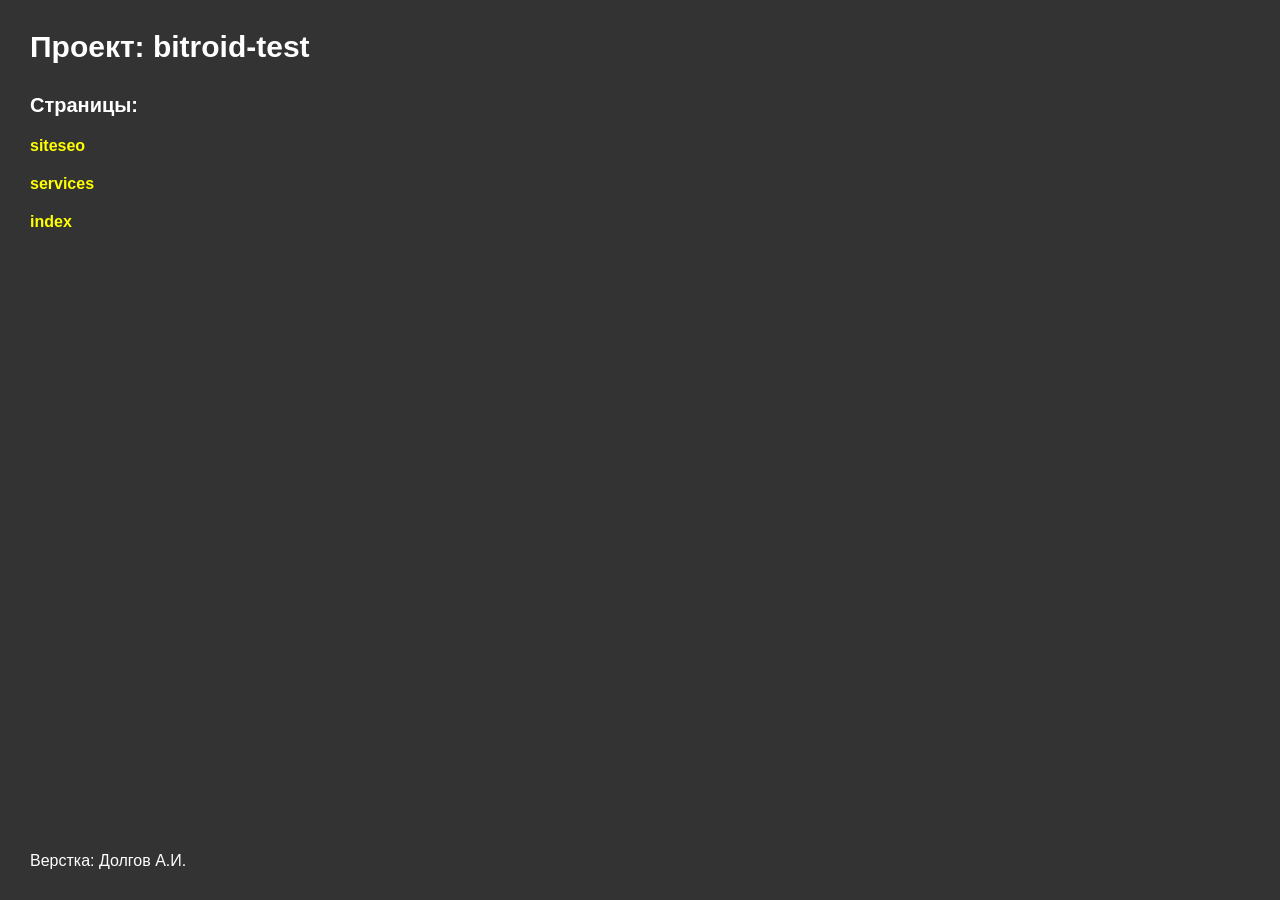
<file: bitroid-test.html>
<!doctype html>
<html lang="ru">
	<head>
		<meta charset="UTF-8">
		<meta name="viewport" content="width=device-width, initial-scale=1.0">
		<meta name="robots" content="noindex, nofollow">
		<title>Проект: bitroid-test</title>
		<link rel="icon" type="image/png" href="@img/favicon-96x96.png" sizes="96x96">
		<link rel="icon" type="image/svg+xml" href="@img/favicon.svg">
		<link rel="shortcut icon" href="@img/favicon.ico">
		<link rel="apple-touch-icon" sizes="180x180" href="@img/apple-touch-icon.png">
		<meta name="apple-mobile-web-app-title" content="Bitroid">
		<link rel="manifest" href="@img/site.webmanifest">
		<style>
			*,
			*::before,
			*::after {
				bottom: 0;
				box-sizing: border-box;
				margin: 0;
				padding: 0;
			}
			ul li {
				list-style: none;
			}
			a {
				color: inherit;
				text-decoration: none;
			}
			body,
			html {
				height: 100%;
			}
			body {
				background-color: #333;
				color: #fff;
				font-family: Arial, 'Helvetica Neue', Helvetica, system-ui, sans-serif;
			}
			.wrapper {
				display: flex;
				flex-direction: column;
				min-height: 100%;
			}
			.wrapper > main {
				flex-grow: 1;
			}
			.projectpage {
				padding: 30px;
			}
			.projectpage__title {
				margin-bottom: 30px;
				font-size: 30px;
			}
			.projectpage__sub-title {
				margin-bottom: 20px;
				font-size: 20px;
			}
			.projectpage__list {
				display: flex;
				flex-direction: column;
				gap: 20px;
			}
			.projectpage__list li {
			}
			.projectpage__list a {
				transition: color 0.2s;
				color: yellow;
				font-weight: 600;
			}
			.projectpage__list a:hover {
				color: green;
			}
			.footer {
				padding: 30px;
			}
		</style>
	</head>
	<body>
		<div class="wrapper">
			<header class="header"></header>
			<main class="projectpage">
				<h1 class="projectpage__title">Проект: bitroid-test</h1>
				<h2 class="projectpage__sub-title">Страницы:</h2>
				<ul class="projectpage__list">
					<li>
						<a target="_blank" href="siteseo.html">siteseo</a>
					</li>
					<li>
						<a target="_blank" href="services.html">services</a>
					</li>
					<li>
						<a target="_blank" href="index.html">index</a>
					</li>
				</ul>
			</main>
			<footer class="footer">
				<p>
					Верстка:
					<a href="http://alexdolg.ru" target="_blank" rel="noopener noreferrer">Долгов А.И.</a>
				</p>
			</footer>
		</div>
	</body>
</html>
</file>
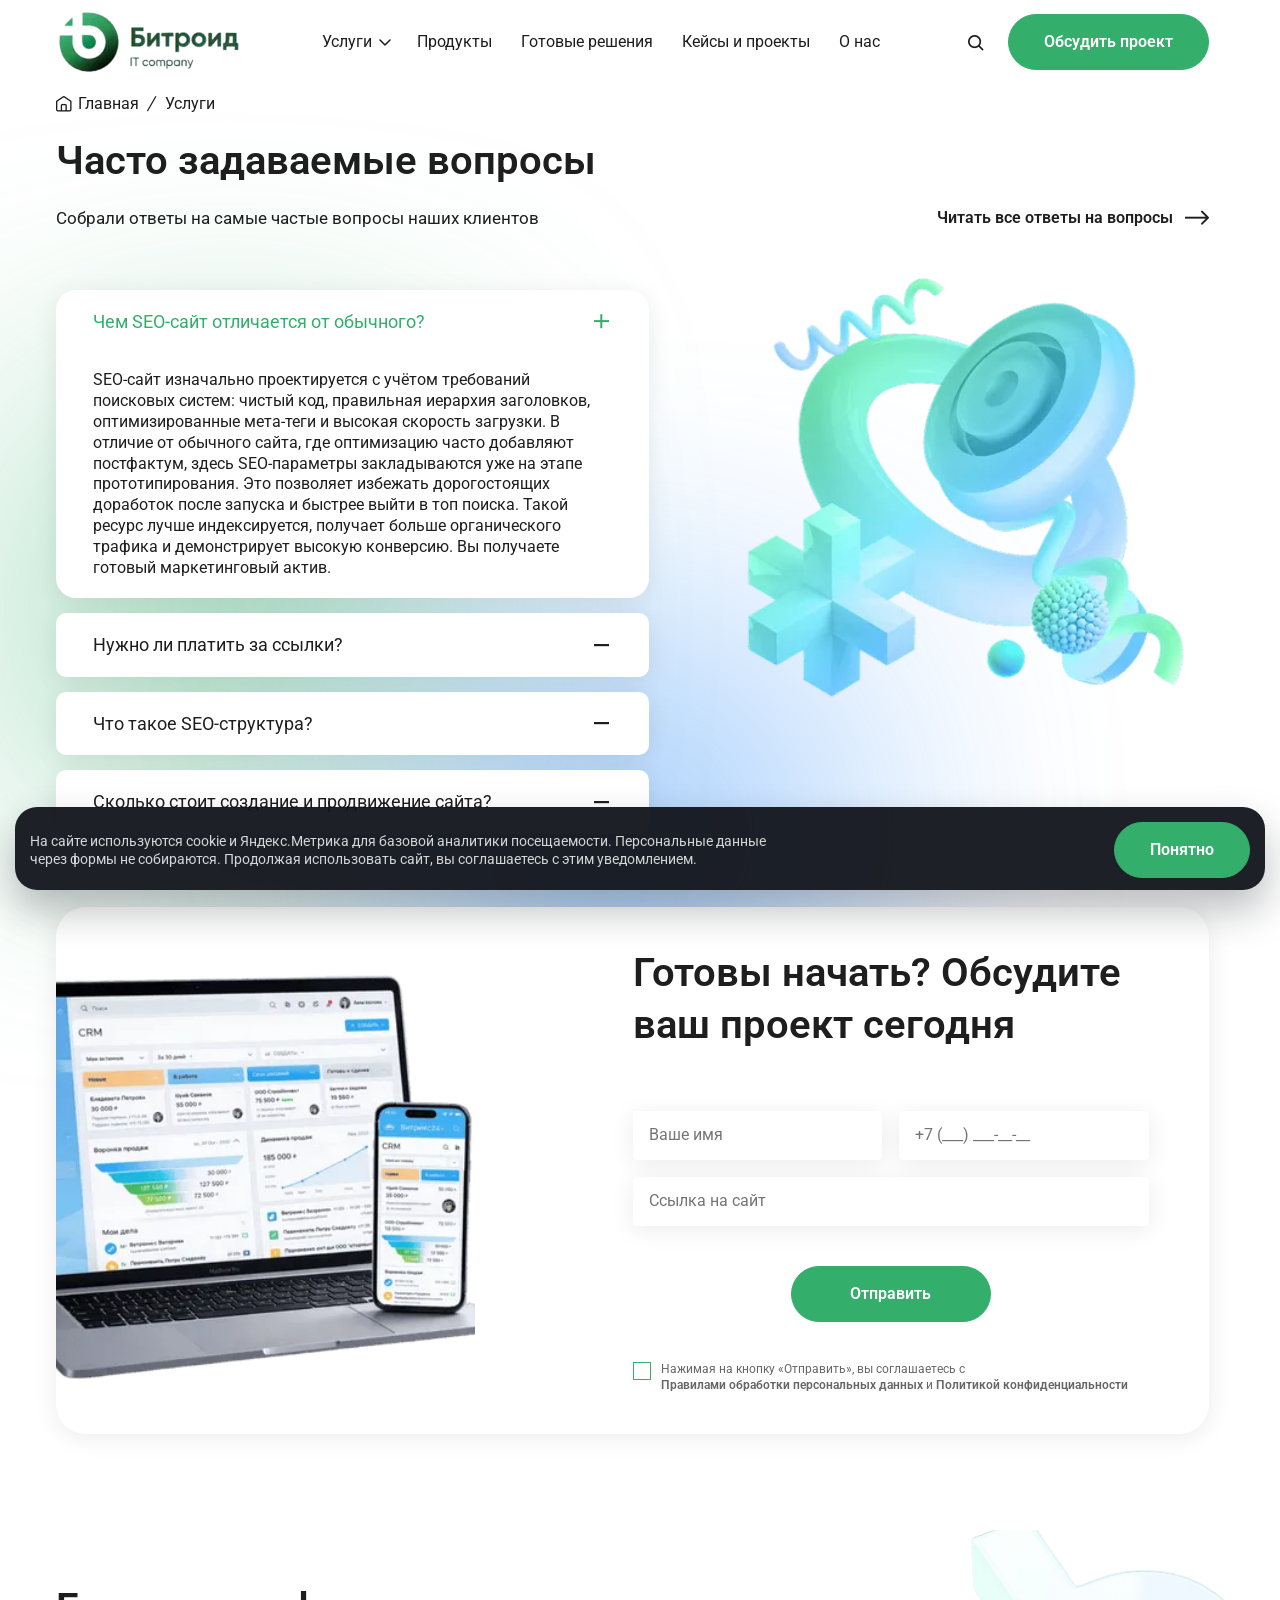
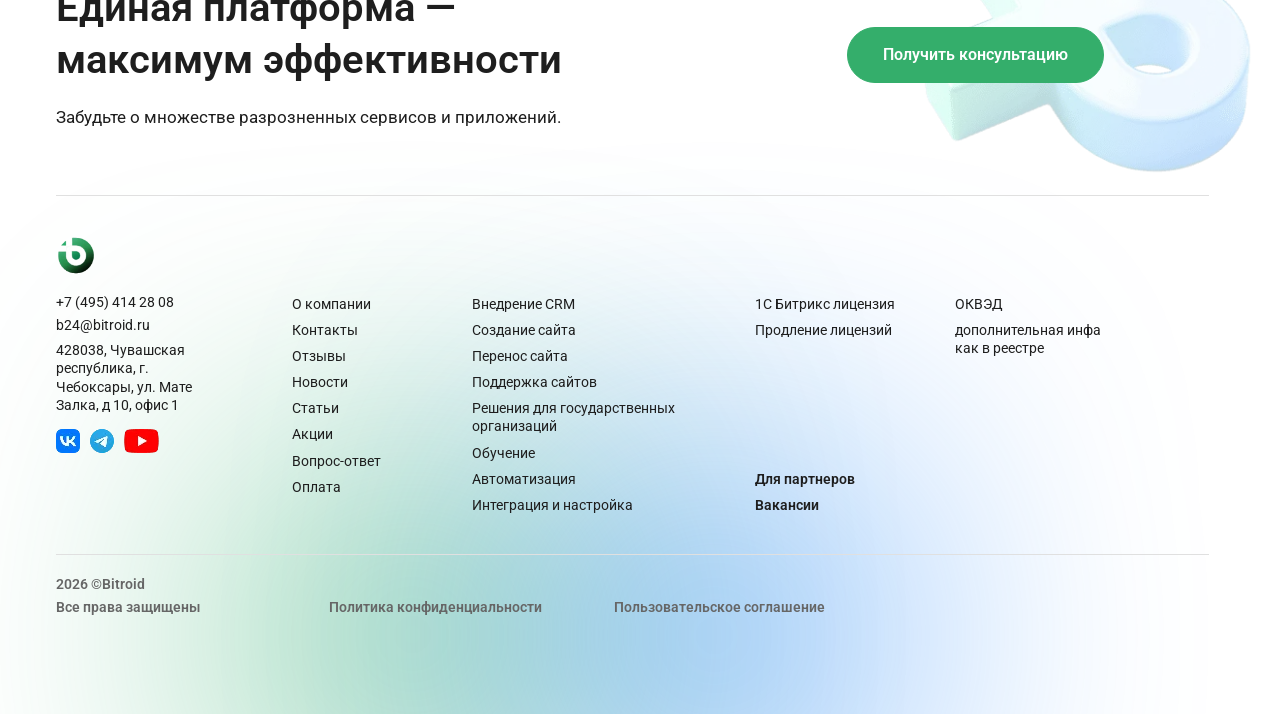
<file: services.html>
<!doctype html>
<html lang="ru">
	<head>
		<meta charset="UTF-8">
		<meta name="viewport" content="width=device-width, initial-scale=1.0">
		<link rel="preload" href="assets/img/logo-full.webp" as="image" fetchpriority="high">
		<link rel="preload" href="assets/img/hero/hero-index-425.webp" as="image" media="(max-width: 500px)" fetchpriority="high">
		<link rel="preload" href="./assets/fonts/Roboto-SemiBold.woff2" as="font" type="font/woff2" crossorigin="anonymous">
		<link rel="preload" href="./assets/fonts/Roboto-Regular.woff2" as="font" type="font/woff2" crossorigin="anonymous">
		<link rel="preload" href="./assets/fonts/Roboto-Medium.woff2" as="font" type="font/woff2" crossorigin="anonymous">
		<link rel="preload" href="./assets/fonts/Roboto-Bold.woff2" as="font" type="font/woff2" crossorigin="anonymous">
		<link rel="preload" href="./assets/fonts/Nunito-Regular.woff2" as="font" type="font/woff2" crossorigin="anonymous">
		<link rel="preload" href="./assets/fonts/Inter-SemiBold.woff2" as="font" type="font/woff2" crossorigin="anonymous">
		<link rel="icon" type="image/png" href="./assets/img/favicon-96x96.png" sizes="96x96">
		<link rel="icon" type="image/svg+xml" href="./assets/img/favicon.svg">
		<link rel="shortcut icon" href="./assets/img/favicon.ico">
		<link rel="apple-touch-icon" sizes="180x180" href="./assets/img/apple-touch-icon.png">
		<meta name="apple-mobile-web-app-title" content="Bitroid">
		<link rel="manifest" href="./assets/img/site.webmanifest">
		<meta name="keywords" content="Услуги">
		<meta name="description" content="IT company - Услуги">
		<title>Битроид | Услуги</title>
		<link rel="preload" href="assets/img/hero/hero-index-600.webp" as="image" media="(min-width: 500.1px) and (max-width: 900px)" fetchpriority="high">
		<link rel="preload" href="assets/img/hero/hero-index.webp" as="image" media="(min-width: 900.1px)" fetchpriority="high">
		<style>
			* {
			margin: 0;
			border: 0;
			padding: 0;
		}
		*,
		::after,
		::before {
			box-sizing: border-box;
		}
		::after,
		::before {
			display: inline-block;
		}
		html {
			height: 100%;
		}

		.wrapper {
			display: grid;
			grid-template-rows: var(--header-height) 1fr auto;
			flex: 1 0 auto;
			overflow: clip;
		}
		.wrapper > main {
			grid-row: 2;
			height: 100%;
			min-height: calc(10dvh - var(--header-height));
		}
		.wrapper > footer {
			grid-row: 3;
		}
		.header {
			display: flex;
			position: absolute;
			top: 0;
			right: 0;
			left: 0;
			align-items: center;
			z-index: 600;
			padding-top: 10px;
			height: var(--header-height);
		}
		.header__container {
			display: flex;
			flex-direction: row;
			justify-content: space-between;
		}
		.header__logo {
			display: flex;
			flex-shrink: 0;
			flex-direction: row;
			align-items: center;
			margin-block: auto;
			width: 86px;
			height: 28px;
		}
		.header__actions {
			display: flex;
			align-items: center;
			gap: 24px;
		}
		.header__actions .header__button,
		.header__actions .link-phone {
			display: none;
		}
		.menu__body {
			display: flex;
			position: fixed;
			top: 0;
			right: -130%;
		}
		.header__menu {
			display: flex;
			flex-grow: 1;
			flex-direction: row;
			justify-content: flex-end;
			gap: 16px;
		}
		.menu__list {
			display: flex;
			flex-direction: column;
		}
		.menu__item {
			display: flex;
			position: relative;
			align-items: center;
			gap: 5px;
		}
		.menu__item > a {
			display: flex;
			flex-direction: row-reverse;
			justify-content: flex-end;
			gap: 10px;
			padding-block: 10px;
			font-size: 16px;
			text-decoration: none;
		}
		.submenu {
			display: none;
			opacity: 0;
		}
		.header__actions {
			display: flex;
			align-items: center;
			gap: 24px;
		}
		.header__search .search-input {
			position: absolute;
			opacity: 0;
			width: 0;
		}
		.icon-menu {
			display: block;
			position: relative;
			z-index: 5;
			border: none;
			width: 1.1875rem;
			height: 0.875rem;
		}
		.breadcrumbs {
			padding-block: 10px;
		}
		.breadcrumbs__list {
			display: flex;
			flex-wrap: wrap;
			justify-content: flex-start;
			align-items: center;
			gap: 8px;
		}
		.breadcrumbs__item {
			display: inline-flex;
			align-items: center;
			gap: 8px;
			margin: 0;
		}
		.breadcrumbs a {
			display: flex;
			gap: 6px;
		}
		.breadcrumbs a,
		.breadcrumbs p {
			font-size: clamp(14px, 13.2727272727px + 0.2272727273vw, 16px);
		}

		.button {
			--btn-padding: clamp(0.75rem, 0.529rem + 0.98vw, 1rem) clamp(1.563rem, 1.011rem + 2.45vw, 2.188rem);
			--btn-border-width: 1px;
			--btn-border-style: solid;
			--btn-border-radius: 60px;
			--btn-font-size: clamp(0.875rem, 0.765rem + 0.49vw, 1rem);
			--btn-font-weight: 600;
			--btn-color: var(--light-color);
			--btn-bg-color: var(--primary-color);
			--btn-border-color: var(--primary-color);
			display: inline-flex;
			position: relative;
			justify-content: center;
			align-items: center;
			cursor: pointer;
			border-width: var(--btn-border-width, 1px);
			border-style: var(--btn-border-style);
			border-color: var(--btn-border-color);
			border-radius: var(--btn-border-radius);
			background-color: var(--btn-bg-color);
			padding: var(--btn-padding);
			color: var(--btn-color);
			font-weight: var(--btn-font-weight, 600);
			font-size: var(--btn-font-size, 18px);
			line-height: 1.4;
			font-family: var(--btn-font-family);
			text-align: center;
			text-decoration: none;
		}
		.link-phone,
		.link-email,
		a.--icon-arrow {
			display: flex;
			flex-direction: row-reverse;
			align-items: center;
			gap: 12px;
			transition: color 0.2s ease;
			font-size: 16px;
			line-height: 1.1;
			white-space: nowrap;
		}
		.footer .section-consultation__grid {
			display: grid;
			grid-template-columns: 1fr;
			gap: 35px;
		}
		.footer__grid {
			display: grid;
			grid-template-columns: auto 1fr max-content;
			column-gap: clamp(1.875rem, -5.464rem + 11.47vw, 5rem);
			row-gap: 20px;
			padding-top: 30px;
			padding-right: clamp(0rem, -23.486rem + 36.7vw, 10rem);
			padding-bottom: 30px;
		}
		.footer__block {
			display: grid;
			grid-template-columns: 1fr auto 0.1fr;
			grid-row: 1;
			grid-column: 2 / 4;
			align-self: start;
			justify-self: baseline;
			gap: 15px;
		}
		.footer__contacts {
			display: flex;
			row-gap: 8px;
			flex-direction: column;
			text-align: left;
		}
		.socials {
			display: flex;
			gap: 10px;
		}
		.cookie-banner {
			display: none;
		}
		@media (min-width: 600px) {
		}
		@media screen and (min-width: 768px) {
			.header__logo {
				width: 198px;
				height: 64px;
			}
			.index .section-hero__grid {
				grid-template-columns: 2fr 1fr;
			}

			.footer .section-consultation__grid {
				grid-template-columns: 1.4fr 1fr;
			}
		}
		@media screen and (min-width: 1024px) {
			.header__logo {
				width: 198px;
				height: 64px;
			}
			.menu__body {
				position: static;
				right: 0;
			}
			.header__menu {
				justify-content: space-between;
			}
			.menu__list {
				flex-direction: row;
				gap: 24px;
				background-color: transparent;
			}
			.menu__item > a {
				padding-block: calc(var(--header-height) / 2 - 15px);
				height: var(--header-height);
			}
			.menu__actions {
				display: none;
			}
			.header__actions .header__button {
				display: flex;
			}
			.footer__grid {
				grid-template-columns: 1fr auto auto auto auto;
				padding-top: 40px;
				padding-bottom: 40px;
			}
		}
		@media screen and (min-width: 1280px) {
			.header__actions .link-phone {
				display: block;
			}
		}
		</style>
		<style>
			html{scroll-snap-type:y mandatory;scrollbar-gutter:stable}body{line-height:1.3;-ms-text-size-adjust:100%;-moz-text-size-adjust:100%;-webkit-text-size-adjust:100%;-webkit-font-smoothing:antialiased;-moz-osx-font-smoothing:grayscale}a{display:inline-block;color:inherit;text-decoration:none}a:not([class]){text-decoration-skip-ink:auto}ul li[class]{list-style:none}img{vertical-align:middle;max-width:100%;height:auto}h2{font-weight:inherit;font-size:inherit;text-wrap:balance}p{text-wrap:pretty}img,picture,svg{display:block;border-radius:inherit;max-width:100%}button,input,textarea{background-color:transparent;color:inherit;font-size:inherit;line-height:inherit;font-family:inherit}input,textarea{width:100%}textarea{overflow:auto;resize:vertical}label{display:inline-block}@media (prefers-reduced-motion:reduce){*,::after,::before{animation-duration:0s!important;animation-iteration-count:1!important;scroll-behavior:auto!important}}@media (prefers-reduced-motion:no-preference){html{scroll-behavior:smooth}html{interpolate-size:allow-keywords}}@font-face{font-family:iconfont;font-display:swap;src:url("assets/fonts/iconfont.woff2?b7cb5b8df452718972eecdd1ba67a25a") format("woff2")}[class*="--icon-"]::before{font-family:iconfont}[class*="--icon-separ"]::before{content:"\f101"}[class*="--icon-search"]::before{content:"\f102"}[class*="--icon-home"]::before{content:"\f104"}[class*="--icon-caretdown"]::before{content:"\f106"}[class*="--icon-arrow"]::before{content:"\f107"}:root{--font-family:'Roboto',system-ui,sans-serif;--second-family:'Nunito Sans',sans-serif;--third-family:'Inter',sans-serif;--content-width:1320px;--content-offset:clamp(0.938rem, -0.717rem + 7.35vw, 2.813rem);--swiper-pagination-bullet-size:10px;--swiper-pagination-bullet-horizontal-gap:5px;--swiper-pagination-bullet-border-radius:20px;--swiper-pagination-bottom:0;--swiper-pagination-color:#34ae6b;--swiper-pagination-bullet-inactive-color:#ffffff;--swiper-pagination-bullet-inactive-opacity:0.9;--header-height:48px;--min-height-section:calc(100svh - var(--header-height));--text-color:#1e1e1e;--bg-color:#ffffff;--primary-color:#34ae6b;--secondary-color:#2bac68;--accent-color:#2587f9;--light-color:#f0f1f0;--green-main:#2bac68;--black-green:#010803;--color-green-1:#34ae6b;--color-green-2:#298955;--color-white:#fff;--color-blue:#2587f9;--color-deep-grey:#1e1e1e;--color-grey:#666;--color-light-grey:#f8f8f8;--color-white-30:rgba(255, 255, 255, 0.3);--color-ivory:#e0e0e0;--color-error:#d8464d;--color-light-blue:#eef2fa;--color-orange:#cf4b12;accent-color:var(--accent-color);--box-shadow:0 5px 15px var(--secondary-color),0 -5px 15px var(--secondary-color);--box-shadow-hover:0 5px 15px var(--primary-color),0 -5px 15px var(--primary-color);--vk-color:#0077ff;--tg-color:#29a0dc;--wa-color:#25d366;--yt-color:#ff0033}html{accent-color:var(--color-blue)}body{display:flex;position:relative;flex-direction:column;justify-content:start;min-width:320px;min-height:100vh;min-height:100svh;color:var(--color-deep-grey);font-weight:400;font-family:var(--font-family);background-color:var(--color-white);overflow-x:hidden}.wrapper>*{min-width:0}.container,[class*=__container]{margin-right:auto;margin-left:auto;width:min(var(--content-width),100% - var(--content-offset) * 2)}section{position:relative}section:not(:first-of-type){padding-top:clamp(1.875rem,.735rem + 4.86vw,4.688rem);padding-bottom:clamp(1.875rem,.735rem + 4.86vw,4.688rem)}.section-top{display:grid;grid-auto-flow:row;gap:30px}.section__title{font-weight:600;line-height:1.3;text-align:left;text-wrap:balance}.section__subtitle{font-weight:300;font-size:clamp(.875rem,.789rem + .38vw,1.125rem);line-height:1.3}.ellipses{--size-ellipse:clamp(9.375rem, 5.785rem + 15.96vw, 18.75rem);position:relative}.ellipses::after,.ellipses::before{position:absolute;z-index:-1;filter:blur(clamp(5.313rem,3.996rem + 5.85vw,8.75rem));border-radius:var(--size-ellipse);width:var(--size-ellipse);height:var(--size-ellipse);content:""}.ellipses::before{top:-10%;left:10%;background-color:var(--secondary-color)}.ellipses::after{right:29%;bottom:35%;background-color:var(--color-blue)}.ellipses.ellipses--faqs::before{top:58%;left:54%}@media (min-width:768px){:root{--header-height:74px;--content-offset:clamp(2.813rem, 1.741rem + 2.23vw, 3.75rem)}.ellipses::after{right:24%;bottom:-1%}.ellipses.ellipses--faqs::before{top:65%;left:53%}}.ellipses.ellipses--faqs::after{right:50%;bottom:2%}@media (min-width:768px){.ellipses.ellipses--faqs::after{right:58%;bottom:-32%}}@media (min-width:1280px){.ellipses::before{top:-19%;left:4%}.ellipses.ellipses--faqs::before{top:31%;left:2%}.ellipses.ellipses--faqs::after{right:37%;bottom:-27%}}.submenu{--width--sub-menu--list:312px;grid-column:1/3;flex-direction:column;visibility:hidden;box-shadow:0 4px 25px 0 rgba(1,8,3,.08);border-radius:30px;background:var(--color-white);width:100%;overflow:hidden}.submenu-list{display:flex;flex-direction:column;gap:8px}@media screen and (min-width:1024px){.submenu{position:absolute;top:110%;left:50%;transform:translateX(-50%);max-width:min(1096px,98vw);min-height:512px}.submenu-list{gap:0;background:linear-gradient(139deg,rgba(43,172,104,.2) 0,rgba(37,135,249,.2) 100%);padding:30px 0 30px 30px;max-width:var(--width--sub-menu--list)}.submenu-list__item-link::before{content:none}}.submenu-list__item{display:flex;border-radius:8px 0 0 8px}.submenu-list__item-link{display:inline-flex;flex-direction:row-reverse;justify-content:space-between;align-items:center;gap:clamp(1.25rem,-.404rem + 7.35vw,3.125rem);box-shadow:0 4px 25px 0 rgba(1,8,3,.08);background:var(--color-white);padding:10px clamp(.625rem,.074rem + 2.45vw,1.25rem);width:100%;font-size:clamp(.875rem,.765rem + .49vw,1rem);text-align:left}.submenu-list__item-link::before{rotate:-90deg;width:16px;height:16px;font-weight:400}@media screen and (min-width:1024px){.submenu-list__item-link{justify-content:flex-end;box-shadow:none;background:0 0}}.submenu-list__wrapper{display:flex;position:relative;flex-grow:1}.submenu-content{position:fixed;top:var(--header-height);right:-100%;bottom:0;visibility:hidden;opacity:0;background:var(--color-white);padding:30px 30px 30px 24px;width:100%}@media screen and (min-width:1024px){.submenu-content{position:absolute;top:0;right:0;max-width:calc(100% - var(--width--sub-menu--list))}}.submenu-content.is-open{display:grid;grid-template-columns:repeat(2,1fr);align-content:flex-start;gap:30px;visibility:visible;opacity:1}.submenu-content__title{margin-bottom:16px;color:var(--color-deep-grey);font-weight:600;font-size:16px}.submenu-content__list.grid--list{display:grid;grid-template-columns:repeat(2,1fr);gap:16px}.submenu-content__list-item{display:block;border-radius:20px;background-color:rgba(255,255,255,.05)}.submenu-content__block{display:flex;position:relative;grid-column:1;flex-direction:column;align-items:flex-start;z-index:1}.submenu-content__link{display:flex;flex-direction:column;align-items:center;gap:12px;box-shadow:0 4px 25px 0 rgba(1,8,3,.08);border:1px solid transparent;border-radius:10px;background:var(--color-white);padding:20px}.submenu-content__link-img{display:flex;justify-content:center;align-items:center;width:116px;height:70px;overflow:hidden}.submenu-content__link-img img{width:100%;height:100%;object-fit:contain}.submenu-content__advantages{position:relative;grid-row:1/5;grid-column:2;align-self:flex-start;z-index:4;border-radius:16px;background:var(--color-light-grey);padding:28px 18px 28px 20px;color:#000;font-weight:400;font-size:16px;line-height:1.3}.submenu-content__decor{position:absolute;right:-150px;bottom:-150px;background-position:center;background-size:auto;background-repeat:no-repeat;width:512px;height:512px}.submenu-content__decor::before{position:absolute;transform:rotate(100deg);z-index:0;mix-blend-mode:color;inset:-20px;background:linear-gradient(230deg,#34ae6b 15%,#2587f9 90%);content:""}.submenu-content__full .submenu-content__block{display:flex;position:relative;grid-column:1;flex-direction:column;align-items:flex-start;z-index:1}.submenu-content__full .submenu-content__block.block--span{grid-row:2;grid-column:1/3;flex-direction:row}.submenu-content__full .submenu-content__block.block--span~.submenu-content__block{grid-row:1}.submenu-content__full .submenu-content__block:nth-of-type(3){grid-column:2}.submenu-content__full .submenu-content__block:nth-of-type(4){grid-row:1;grid-column:3}.submenu-content__full .submenu-content__block:nth-of-type(5){grid-row:1;grid-column:4}.submenu-content__full .submenu-content__advantages{grid-row:2/4;grid-column:3/5;align-self:flex-end}[data-fls-spollers] summary{list-style:none}[data-fls-spollers] summary::-webkit-details-marker{display:none}.spollers{display:grid;gap:15px}.spollers__item{font-size:20px}.spollers__title{display:flex;position:relative;justify-content:space-between;align-items:center;border:1px solid #eee;border-radius:5px;padding:10px 15px;width:100%;list-style:none;text-align:left}.spollers__title::-webkit-details-marker{display:none}.spollers__body{border:1px solid #eee;border-radius:5px;padding:20px}:root{--swiper-theme-color:#007aff}:host{position:relative;display:block;margin-left:auto;margin-right:auto;z-index:1}:root{--swiper-navigation-size:44px}.menu__body{top:var(--header-height);right:-100%;flex-direction:column;gap:30px;box-shadow:0 8px 16px rgba(0,0,0,.1);background-color:var(--color-white);padding:30px clamp(.938rem,-.717rem + 7.35vw,2.813rem);width:100%;max-width:100vw;height:calc(100svh - var(--header-height));overflow:auto}@media screen and (min-width:1024px){.menu__body{margin-right:auto;margin-left:auto;box-shadow:none;background-color:transparent;padding:0;width:auto;max-width:none;height:auto;overflow:initial}}@media screen and (max-width:1023.98px){.menu__list{flex-direction:column;gap:clamp(.938rem,.11rem + 3.68vw,1.875rem);background-color:var(--color-white)}}@media screen and (min-width:1024px){.menu__item{position:static;flex-direction:row}}.menu__item{display:grid;grid-template-columns:auto 1fr}.menu__item>a{flex-direction:row;align-items:center;font-weight:400;font-size:clamp(.875rem,.832rem + .19vw,1rem);line-height:1.3}.menu__item>.js-dropdown-trigger{display:grid;place-items:center;transform-origin:50% 65%;margin-top:-5px;padding:0;width:16px;height:16px}.menu__item>.js-dropdown-trigger::before{display:grid;place-items:center;width:inherit;height:inherit}.menu__actions{display:flex;justify-content:space-between;align-items:center;margin-top:auto}.icon-menu span,.icon-menu::after,.icon-menu::before{position:absolute;right:0;background-color:var(--text-color);width:100%;height:2px;content:""}.icon-menu::before{top:0}.icon-menu::after{bottom:0}.icon-menu span{top:calc(50% - 1px)}@media screen and (min-width:1024px){.icon-menu{display:none}}.menu-overlay{position:fixed;visibility:hidden;opacity:0;z-index:400;inset:0;background:rgba(0,0,0,.2)}.header{background-color:transparent;width:100%;color:var(--text-color)}.header__logo img{width:100%;height:100%;object-fit:contain}@media (min-width:768px){.header__logo{width:198px;height:64px}}@media (min-width:1366px){.header__actions .link-phone{display:block}}@media (min-width:1280px){.header__actions .header__button{display:flex}}.footer{position:relative;grid-row:3;padding:0;padding-bottom:clamp(2rem,.405rem + 7.09vw,6.875rem);font-size:14px}.footer .section-consultation{position:relative;padding-top:clamp(1.875rem,.735rem + 4.86vw,4.688rem);padding-bottom:clamp(2.5rem,1.851rem + 2.88vw,4.375rem)}.footer .section-consultation::after{position:absolute;right:max((100vw - var(--content-width)) / 2 - 50px,10px);bottom:0;z-index:-1;background-image:url(assets/img/cons/cons.webp);background-position:center;background-size:contain;background-repeat:no-repeat;width:clamp(16rem,14.096rem + 8.46vw,21.5rem);height:clamp(13.25rem,11.671rem + 7.02vw,17.813rem);content:""}input[type=email],input[type=tel],input[type=text],textarea{-webkit-appearance:none;-moz-appearance:none;appearance:none}.input{display:block;border:1px solid #cecbcb;border-radius:10px;padding:10px;width:100%;caret-color:inherit}textarea.input{resize:vertical}label{display:flex;position:relative;flex-direction:column;align-self:start;gap:10px}button[type=submit]{justify-self:start}[data-fls-form]{display:grid;gap:15px}.checkbox{display:flex;position:relative;flex-direction:row;gap:10px;margin:0;min-height:21px;font-size:14px}.checkbox__input{position:absolute;opacity:0;border-bottom-color:#ead2cc!important;background:#fff;width:0;height:0}.checkbox .checkbox__icon{display:flex;position:relative;flex-shrink:0;justify-content:center;align-items:center;border:1px solid #ead2cc;background-color:#fff;width:18px;height:18px}.checkbox__text{position:relative;gap:10px}.button{--btn-gap:10px;--btn-font-family:inherit;--btn-color:var(--color-white);--btn-bg-color:var(--color-green-1);--btn-border-color:var(--color-green-1);--btn-size-icon:24px;vertical-align:middle;gap:var(--btn-gap)}.section-offer__grid{display:grid;grid-template-columns:1fr;box-shadow:0 4px 25px 0 rgba(1,8,3,.08);border-radius:20px;background:#fff;padding:clamp(1.25rem,.147rem + 4.9vw,2.5rem) clamp(1.25rem,-.956rem + 9.8vw,3.75rem);overflow:hidden}.section-offer__images{position:relative}.section-offer__images img{display:none}@media (min-width:1024px){.section-offer__grid{grid-template-columns:repeat(2,1fr);border-radius:30px}.section-offer__images img{display:block;position:absolute;top:-15%;left:calc(clamp(9.063rem,5.98rem + 4.82vw,10.375rem) * -1);width:564px;height:564px;object-fit:contain}}.section-offer__content{display:flex;flex-direction:column;align-items:center}.section-offer form{align-self:center;gap:17px;margin-block:auto}@media (min-width:768px){.section-offer__content{align-items:flex-start}.section-offer form{align-self:start}}.section-offer form .input{box-shadow:0 4px 25px 0 rgba(1,8,3,.08);border:0;border-radius:4px;background:#fff;padding:14px 16px}.section-offer form button[type=submit]{grid-row:4;grid-column:1;justify-self:center;margin-top:23px;min-width:200px}.section-offer form .checkbox{grid-row:5;grid-column:1;margin-top:3px}@media (min-width:768px){.section-offer form button[type=submit]{grid-row:3;grid-column:1/3}.section-offer form .checkbox{grid-row:4;grid-column:1/3;margin-top:23px}}.section-offer form .checkbox__icon{border:1px solid #34ae6b}.section-offer form .checkbox__text{max-width:84ch;color:#666;font-size:12px}.section-offer form .checkbox__text a{font-weight:600}.section-faqs .section-top{display:grid;grid-template-columns:1fr auto;column-gap:25px}.section-faqs .section-top .section-faqs__link{display:none}.section-faqs__title{grid-column:1}.section-faqs__subtitle{grid-row:2;grid-column:1}.section-faqs__grid{display:grid;row-gap:30px}.section-faqs__images{display:none}@media (min-width:1024px){.section-faqs .section-top .section-faqs__link{display:flex;grid-row:2;grid-column:2}.section-faqs__grid{grid-template-columns:1fr clamp(18.75rem,-28.75rem + 74.22vw,30.625rem);gap:clamp(2.188rem,-6.563rem + 13.67vw,4.375rem)}.section-faqs__images{display:flex;align-self:start}.section-faqs__images img{margin-top:calc(clamp(0rem,-12.5rem + 19.53vw,3.125rem) * -1)}}.section-faqs .spollers{align-self:start}.section-faqs .spollers__item{box-shadow:0 4px 25px 0 rgba(1,8,3,.08);border:0;border-radius:10px;background:#fff;padding:20px clamp(.625rem,-.018rem + 2.86vw,2.5rem)}.section-faqs .spollers__title{border:0;padding:0;padding-right:25px}.section-faqs .spollers__title::after,.section-faqs .spollers__title::before{position:absolute;top:50%;right:.2em;translate:0 -50%;background-color:currentColor;width:.8em;height:.1em;content:""}.section-faqs .spollers__body{border:0;padding:clamp(1.25rem,.821rem + 1.9vw,2.5rem) 0 0}.header__search{display:flex;position:relative;align-self:stretch;z-index:10}.header__search .search-input{top:50%;right:20px;transform:translateY(-50%);border:none;padding:5px}.header__search #search-button{border:none;background:0 0}.header__search #search-button::before{margin-top:5px}.cookie-banner{position:fixed;right:15px;bottom:10px;left:15px;z-index:80;box-shadow:0 20px 40px rgba(16,19,26,.28);border-radius:22px;background:rgba(16,19,26,.94);padding:15px 15px 12px;color:#fff}.cookie-banner-inner{display:flex;flex-wrap:wrap;justify-content:space-between;align-items:center;gap:18px}.cookie-banner p{margin:0;max-width:760px;color:rgba(255,255,255,.82);font-size:14px}.breadcrumbs{position:relative;z-index:1}.breadcrumbs__item{color:var(--text-color)}.breadcrumbs__separator{display:flex;align-items:center;margin-top:0;width:auto;height:100%}.breadcrumbs a,.breadcrumbs p{margin:0;font-weight:400}.breadcrumbs a,.breadcrumbs p{font-family:var(--font-family)}.breadcrumbs a{color:var(--text-color);text-underline-offset:5px}body::after{position:fixed;top:0;left:0;opacity:0;z-index:149;background-color:rgba(0,0,0,.5);width:100%;height:100%;content:""}[data-fls-popup]{position:fixed;top:0;right:0;bottom:0;left:0;visibility:hidden;padding:30px 10px}[data-fls-popup-wrapper]{display:flex;display:flex;flex:1 1 auto;flex-direction:column;justify-content:center;align-items:center;align-items:center;width:100%;min-height:100%}[data-fls-popup-body]{display:flex;flex-direction:column;gap:25px;transform:scale(0);visibility:hidden;border-radius:20px;background-color:#eee;padding:20px;width:100%;max-width:900px}.popup__header{display:flex;align-items:flex-start;gap:20px}.popup__title{flex:auto;font-weight:500;font-size:20px;text-align:center}[data-fls-popup-close]{margin-left:auto}[data-fls-popup-close] svg{flex-shrink:0;width:25px;height:25px}.popup__content button[type=submit]{align-self:center}@media (min-width:600px){button[type=submit]{grid-row:2}[data-fls-form]{grid-auto-flow:column}.popup__content form{grid-auto-flow:column}.popup__content button[type=submit]{grid-row:3;grid-column:1}}
		</style>
		<script type="module" crossorigin="" src="./js/app4.min.js?v=1778054442807"></script>
		<script type="module" crossorigin="" src="./js/app.min.js?v=1778054442807"></script>
		<link rel="stylesheet" crossorigin="" href="./css/app.min.css?v=1778054442807" media="print" onload="this.media='all'">
	</head>
	<body>
		<div class="wrapper">
			<header data-fls-header="" data-fls-header-scroll="" data-fls-header-scroll-show="" class="header">
				<div class="header__container">
					<a href="index.html" class="header__logo" aria-label="Битроид — на главную">
						<picture>
							<img width="198" height="64" alt="Битроид - IT company" fetchpriority="high" src="./assets/img/logo-full.webp">
						</picture>
					</a>
					<div class="header__menu menu">
						<nav class="menu__body" aria-label="Основное меню">
							<ul class="menu__list">
								<li class="menu__item menu__item--dropdown menu__item--active">
									<a href="services.html" class="menu__link">Услуги</a>
									<button class="--icon-caretdown js-dropdown-trigger" aria-label="Открыть большое меню"></button>
									<div data-fls-submenuservices="" class="submenu js-dropdown">
										<div class="submenu-list__wrapper">
											<ul class="submenu-list">
												<li class="submenu-list__item has-submenu" aria-expanded="true">
													<button class="submenu-list__item-link --icon-caretdown js-dropdown-trigger">Внедрение CRM</button>
													<div class="submenu-content js-dropdown is-open">
														<ul class="submenu-content__list grid--list">
															<li class="submenu-content__list-item">
																<a href="#" class="submenu-content__link">
																	<div class="submenu-content__link-img" aria-hidden="true">
																		<picture>
																			<img width="116" height="70" alt="Image" decoding="async" loading="lazy" src="./assets/img/crm/bitrix24.webp">
																		</picture>
																	</div>
																	<div class="submenu-content__link-title">Битрикс 24</div>
																</a>
															</li>
															<li class="submenu-content__list-item">
																<a href="#" class="submenu-content__link">
																	<div class="submenu-content__link-img">
																		<picture>
																			<img width="116" height="70" alt="Image" decoding="async" loading="lazy" src="./assets/img/crm/mysklad.webp">
																		</picture>
																	</div>
																	<div class="submenu-content__link-title">Мой склад</div>
																</a>
															</li>
															<li class="submenu-content__list-item">
																<a href="#" class="submenu-content__link">
																	<div class="submenu-content__link-img">
																		<picture>
																			<img width="116" height="70" alt="Image" decoding="async" loading="lazy" src="./assets/img/crm/amocrm.webp">
																		</picture>
																	</div>
																	<div class="submenu-content__link-title">Аmo CRM</div>
																</a>
															</li>
															<li class="submenu-content__list-item">
																<a href="#" class="submenu-content__link">
																	<div class="submenu-content__link-img">
																		<picture>
																			<img width="116" height="70" alt="Image" decoding="async" loading="lazy" src="./assets/img/crm/retailcrm.webp">
																		</picture>
																	</div>
																	<div class="submenu-content__link-title">RetailCRM</div>
																</a>
															</li>
														</ul>
														<div class="submenu-content__advantages">
															Строим решения, которые автоматизируют продажи, улучшают работу с клиентами и позволяют бизнесу расти быстрее.
														</div>
														<div class="submenu-content__decor" aria-hidden="true" style="background-image: url(./assets/img/mega-menu/implementation.png)">
															<!-- <img src="@img/mega-menu/implementation.png" width="339" height="339" decoding="async" loading="lazy" alt="" /> -->
														</div>
													</div>
												</li>
												<li class="submenu-list__item has-submenu" aria-expanded="false">
													<button class="submenu-list__item-link --icon-caretdown js-dropdown-trigger">Создание сайта</button>
													<div class="submenu-content js-dropdown" aria-hidden="true">
														<div class="submenu-content__block">
															<div class="submenu-content__title">Сайт под ключ</div>
															<ul class="submenu-content__list">
																<li class="submenu-content__list-item">
																	<a href="siteseo.html" class="submenu-content__link">Сайт+SEO</a>
																</li>
																<li class="submenu-content__list-item">
																	<a href="#" class="submenu-content__link">Сайт+Маркетплейс</a>
																</li>
																<li class="submenu-content__list-item">
																	<a href="#" class="submenu-content__link">Сайт+CRM</a>
																</li>
															</ul>
														</div>
														<div class="submenu-content__block">
															<div class="submenu-content__title">Разработка на CMS</div>
															<ul class="submenu-content__list">
																<li class="submenu-content__list-item">
																	<a href="#" class="submenu-content__link">Разработка на WordPress</a>
																</li>
																<li class="submenu-content__list-item">
																	<a href="#" class="submenu-content__link">Разработка на 1С Битрикс</a>
																</li>
															</ul>
														</div>
														<div class="submenu-content__block">
															<div class="submenu-content__title">Сложные сайты</div>
															<ul class="submenu-content__list">
																<li class="submenu-content__list-item">
																	<a href="#" class="submenu-content__link">Разработка на React</a>
																</li>
															</ul>
														</div>
														<div class="submenu-content__advantages">
															Создаём современные сайты, которые решают бизнес-задачи — от первого клика до заявки.
														</div>
														<div class="submenu-content__decor" aria-hidden="true" style="background-image: url(./assets/img/mega-menu/create-site.png)"></div>
													</div>
												</li>
												<li class="submenu-list__item has-submenu" aria-expanded="false">
													<button class="submenu-list__item-link --icon-caretdown js-dropdown-trigger">Перенос сайта</button>
													<div class="submenu-content js-dropdown submenu-content__full" aria-hidden="true">
														<div class="submenu-content__block">
															<div class="submenu-content__title">С бесплатной CMS</div>
															<ul class="submenu-content__list">
																<li class="submenu-content__list-item">
																	<a href="#" class="submenu-content__link">WordPress</a>
																</li>
																<li class="submenu-content__list-item">
																	<a href="#" class="submenu-content__link">Joomla</a>
																</li>
																<li class="submenu-content__list-item">
																	<a href="#" class="submenu-content__link">Modx</a>
																</li>
																<li class="submenu-content__list-item">
																	<a href="#" class="submenu-content__link">Drupal</a>
																</li>
																<li class="submenu-content__list-item">
																	<a href="#" class="submenu-content__link">OpenCart</a>
																</li>
															</ul>
														</div>
														<div class="submenu-content__block block--span">
															<div class="block--column">
																<div class="submenu-content__title">Миграции на Аспро</div>
																<ul class="submenu-content__list">
																	<li class="submenu-content__list-item">
																		<a href="#" class="submenu-content__link">Аспро: Премьер</a>
																	</li>
																	<li class="submenu-content__list-item">
																		<a href="#" class="submenu-content__link">Аспро: Максимум</a>
																	</li>
																	<li class="submenu-content__list-item">
																		<a href="#" class="submenu-content__link">Аспро: Лайтшоп</a>
																	</li>
																	<li class="submenu-content__list-item">
																		<a href="#" class="submenu-content__link">Аспро: Некст</a>
																	</li>
																	<li class="submenu-content__list-item">
																		<a href="#" class="submenu-content__link">Аспро: Приорити</a>
																	</li>
																	<li class="submenu-content__list-item">
																		<a href="#" class="submenu-content__link">Аспро: Корпоративный сайт</a>
																	</li>
																	<li class="submenu-content__list-item">
																		<a href="#" class="submenu-content__link">Аспро: Медицинский центр</a>
																	</li>
																</ul>
															</div>
															<div class="block--column">
																<div class="submenu-content__title">С фреймворка</div>
																<ul class="submenu-content__list">
																	<li class="submenu-content__list-item">
																		<a href="#" class="submenu-content__link">Yii</a>
																	</li>
																	<li class="submenu-content__list-item">
																		<a href="#" class="submenu-content__link">Django</a>
																	</li>
																</ul>
															</div>
														</div>
														<div class="submenu-content__block">
															<div class="submenu-content__title">С платной CMS</div>
															<ul class="submenu-content__list">
																<li class="submenu-content__list-item">
																	<a href="#" class="submenu-content__link">NetCat</a>
																</li>
																<li class="submenu-content__list-item">
																	<a href="#" class="submenu-content__link">Shop-Script</a>
																</li>
																<li class="submenu-content__list-item">
																	<a href="#" class="submenu-content__link">Magento</a>
																</li>
															</ul>
														</div>
														<div class="submenu-content__block">
															<div class="submenu-content__title">С конструктора</div>
															<ul class="submenu-content__list">
																<li class="submenu-content__list-item">
																	<a href="#" class="submenu-content__link">Tilda</a>
																</li>
																<li class="submenu-content__list-item">
																	<a href="#" class="submenu-content__link">Insales</a>
																</li>
																<li class="submenu-content__list-item">
																	<a href="#" class="submenu-content__link">Wix</a>
																</li>
																<li class="submenu-content__list-item">
																	<a href="#" class="submenu-content__link">uCoz</a>
																</li>
															</ul>
														</div>
														<div class="submenu-content__block">
															<div class="submenu-content__title">С самописного</div>
															<ul class="submenu-content__list">
																<li class="submenu-content__list-item">
																	<a href="#" class="submenu-content__link">PHP</a>
																</li>
																<li class="submenu-content__list-item">
																	<a href="#" class="submenu-content__link">Python</a>
																</li>
																<li class="submenu-content__list-item">
																	<a href="#" class="submenu-content__link">Ruby</a>
																</li>
																<li class="submenu-content__list-item">
																	<a href="#" class="submenu-content__link">ASP.NET</a>
																</li>
															</ul>
														</div>
														<div class="submenu-content__advantages">
															Переносим сайты на новый хостинг и интегрируем с CRM-системами. Гарантируем сохранность данных и настройку всех сервисов.
														</div>
														<div class="submenu-content__decor" aria-hidden="true" style="background-image: url(./assets/img/mega-menu/transfer-site.png)"></div>
													</div>
												</li>
												<li class="submenu-list__item has-submenu" aria-expanded="false">
													<button class="submenu-list__item-link --icon-caretdown js-dropdown-trigger">Решения для государственных организаций</button>
													<div class="submenu-content js-dropdown" aria-hidden="true">
														<div class="submenu-content__block">
															<div class="submenu-content__title">Импортозамещение</div>
															<ul class="submenu-content__list">
																<li class="submenu-content__list-item">
																	<a href="#" class="submenu-content__link">Bitrix</a>
																</li>
															</ul>
														</div>
													</div>
												</li>
												<li class="submenu-list__item has-submenu" aria-expanded="false">
													<button class="submenu-list__item-link --icon-caretdown js-dropdown-trigger">Поддержка сайтов</button>
													<div class="submenu-content js-dropdown" aria-hidden="true">
														<div class="submenu-content__block">
															<div class="submenu-content__title">Техническое сопровождение сайтов</div>
															<ul class="submenu-content__list">
																<li class="submenu-content__list-item">
																	<a href="#" class="submenu-content__link">Модерация</a>
																</li>
																<li class="submenu-content__list-item">
																	<a href="#" class="submenu-content__link">Редизайн</a>
																</li>
																<li class="submenu-content__list-item">
																	<a href="#" class="submenu-content__link">Обновление</a>
																</li>
																<li class="submenu-content__list-item">
																	<a href="#" class="submenu-content__link">Доработка</a>
																</li>
															</ul>
														</div>
														<div class="submenu-content__block">
															<div class="submenu-content__title">Оптимизация работы сайтов</div>
															<ul class="submenu-content__list">
																<li class="submenu-content__list-item">
																	<a href="#" class="submenu-content__link">Ускорение работы</a>
																</li>
																<li class="submenu-content__list-item">
																	<a href="#" class="submenu-content__link">Лечение от вирусов</a>
																</li>
															</ul>
														</div>
														<div class="submenu-content__advantages">
															Обеспечиваем техническую поддержку и развитие сайтов, чтобы ваш бизнес работал стабильно и бесперебойно.
														</div>
														<div class="submenu-content__decor" aria-hidden="true" style="background-image: url(./assets/img/mega-menu/support-site.png)"></div>
													</div>
												</li>
												<li class="submenu-list__item has-submenu" aria-expanded="false">
													<button class="submenu-list__item-link --icon-caretdown js-dropdown-trigger">Разработка и развитие сайтов</button>
													<div class="submenu-content js-dropdown" aria-hidden="true">
														<div class="submenu-content__block">
															<div class="submenu-content__title">Продвижение</div>
														</div>
														<div class="submenu-content__block">
															<div class="submenu-content__title">Backend-разработка</div>
														</div>
														<div class="submenu-content__block">
															<div class="submenu-content__title">Верстка</div>
														</div>
														<div class="submenu-content__block">
															<div class="submenu-content__title">Хостинг</div>
														</div>
														<div class="submenu-content__advantages">
															Текст о том, как хорошо и классно можно провести разработку и развитие сайтов с помощью специалистов компании Битроид.
														</div>
														<div class="submenu-content__decor" aria-hidden="true" style="background-image: url(./assets/img/mega-menu/development-site.png)"></div>
													</div>
												</li>
												<li class="submenu-list__item has-submenu" aria-expanded="false">
													<button class="submenu-list__item-link --icon-caretdown js-dropdown-trigger">Обучение</button>
													<div class="submenu-content js-dropdown" aria-hidden="true">
														<div class="submenu-content__block">
															<div class="submenu-content__title">Импортозамещение</div>
															<ul class="submenu-content__list">
																<li class="submenu-content__list-item">
																	<a href="#" class="submenu-content__link">Bitrix</a>
																</li>
															</ul>
														</div>
													</div>
												</li>
												<li class="submenu-list__item has-submenu" aria-expanded="false">
													<button class="submenu-list__item-link --icon-caretdown js-dropdown-trigger">Автоматизация</button>
													<div class="submenu-content js-dropdown" aria-hidden="true">
														<div class="submenu-content__block">
															<div class="submenu-content__title">Отдел кадров</div>
															<ul class="submenu-content__list">
																<li class="submenu-content__list-item">
																	<a href="#" class="submenu-content__link">HR-процессы</a>
																</li>
																<li class="submenu-content__list-item">
																	<a href="#" class="submenu-content__link">Кадровый ЭДО</a>
																</li>
															</ul>
														</div>
													</div>
												</li>
												<li class="submenu-list__item has-submenu" aria-expanded="false">
													<button class="submenu-list__item-link --icon-caretdown js-dropdown-trigger">Интеграция и настройка</button>
													<div class="submenu-content js-dropdown" aria-hidden="true">
														<div class="submenu-content__block">
															<div class="submenu-content__title">Импортозамещение</div>
															<ul class="submenu-content__list">
																<li class="submenu-content__list-item">
																	<a href="#" class="submenu-content__link">Bitrix</a>
																</li>
															</ul>
														</div>
													</div>
												</li>
												<li class="submenu-list__item has-submenu" aria-expanded="false">
													<button class="submenu-list__item-link --icon-caretdown js-dropdown-trigger">Сопровождение и развитие Битрикс24</button>
													<div class="submenu-content js-dropdown" aria-hidden="true">
														<div class="submenu-content__block">
															<div class="submenu-content__title">Импортозамещение</div>
															<ul class="submenu-content__list">
																<li class="submenu-content__list-item">
																	<a href="#" class="submenu-content__link">Bitrix</a>
																</li>
															</ul>
														</div>
													</div>
												</li>
											</ul>
										</div>
									</div>
								</li>
								<li class="menu__item menu__item--dropdown" aria-expanded="false">
									<a href="#" class="menu__link">Продукты</a>
								</li>
								<li class="menu__item menu__item--dropdown" aria-expanded="false">
									<a href="#" class="menu__link">Готовые решения</a>
								</li>
								<li class="menu__item menu__item--dropdown" aria-expanded="false">
									<a href="#" class="menu__link">Кейсы и проекты</a>
								</li>
								<li class="menu__item menu__item--dropdown" aria-expanded="false">
									<a href="#" class="menu__link">О нас</a>
								</li>
								<!--
<li class="menu__item menu__item--dropdown" aria-expanded="false">
<a href="services.html" class="menu__link">Услуги</a>
<button class="--icon-caretdown js-dropdown-trigger" aria-label="Открыть большое меню"></button>
<include src="@components/custom/submenu/submenu.html" locals="{}"></include>
</li>
<li class="menu__item">
<a href="#" class="menu__link">Продукты</a>
<button class="--icon-caretdown js-dropdown-trigger" aria-label="Открыть большое меню"></button>
</li>
<li class="menu__item">
<a href="#" class="menu__link">Готовые решения</a>
<button class="--icon-caretdown js-dropdown-trigger" aria-label="Открыть большое меню"></button>
</li>
<li class="menu__item">
<a href="#" class="menu__link">Кейсы и проекты</a>
<button class="--icon-caretdown js-dropdown-trigger" aria-label="Открыть большое меню"></button>
</li>
<li class="menu__item">
<a href="#" class="menu__link">О нас</a>
<button class="--icon-caretdown js-dropdown-trigger" aria-label="Открыть большое меню"></button>
</li>
-->
							</ul>
							<div class="menu__actions">
								<a href="tel:+74954142808" class="link-phone">+7 (495) 414 28 08</a>
								<button data-fls-button="" type="button" data-fls-popup-link="project" class="button header__button">Обсудить проект</button>
							</div>
						</nav>
						<div class="header__actions">
							<a href="tel:+74954142808" class="link-phone">+7 (495) 414 28 08</a>
							<div data-fls-headersearch="" class="header__search">
								<input type="text" id="search-input" placeholder="Поиск..." class="search-input">
								<button id="search-button" class="--icon-search" aria-label="Поиск"></button>
							</div>
							<button data-fls-button="" type="button" data-fls-popup-link="project" class="button header__button">Обсудить проект</button>
							<button type="button" data-fls-menu="" class="menu__icon icon-menu" aria-label="Открыть меню">
								<span></span>
							</button>
						</div>
					</div>
					<!--
<fetch url="@components/layout/menu/menu.json">
<each loop='item in response'>
</each>
</fetch>
-->
				</div>
			</header>
			<div class="menu-overlay" id="menuOverlay" aria-hidden="true"></div>
			<main class="page">
				<div data-fls-services="" class="services">
					<div data-fls-breadcrumbs="" class="breadcrumbs">
						<div class="breadcrumbs__container">
							<ul class="breadcrumbs__list" aria-label="Хлебные крошки" itemscope itemtype="https://schema.org/BreadcrumbList">
								<li class="breadcrumbs__item" itemprop="itemListElement" itemscope itemtype="https://schema.org/ListItem">
									<a href="index.html" itemscope itemtype="https://schema.org/WebPage" itemprop="item" class="--icon-home">Главная</a>
									<span class="breadcrumbs__separator --icon-separ"></span>
								</li>
								<li class="breadcrumbs__item" itemprop="itemListElement" itemscope itemtype="https://schema.org/ListItem">
									<p>Услуги</p>
								</li>
							</ul>
						</div>
					</div>
					<section data-fls-sectionfaq="" class="section-faqs" aria-labelledby="section-faqs-title">
						<div class="container">
							<div class="section-top">
								<h2 class="section__title section-faqs__title" id="section-faqs-title">Часто задаваемые вопросы</h2>
								<p class="section__subtitle section-faqs__subtitle">Собрали ответы на самые частые вопросы наших клиентов</p>
								<a href="#" class="section-faqs__link --icon-arrow">Читать все ответы на вопросы</a>
							</div>
							<div class="section-faqs__grid ellipses ellipses--faqs">
								<div data-fls-spollers="" data-fls-spollers-one="" class="spollers">
									<details class="spollers__item" data-fls-spollers-open="">
										<summary class="spollers__title">Чем SEO-сайт отличается от обычного?</summary>
										<div class="spollers__body text-block">
											SEO-сайт изначально проектируется с учётом требований поисковых систем: чистый код, правильная иерархия заголовков, оптимизированные мета-теги и высокая
						скорость загрузки. В отличие от обычного сайта, где оптимизацию часто добавляют постфактум, здесь SEO-параметры закладываются уже на этапе прототипирования.
						Это позволяет избежать дорогостоящих доработок после запуска и быстрее выйти в топ поиска. Такой ресурс лучше индексируется, получает больше органического
						трафика и демонстрирует высокую конверсию. Вы получаете готовый маркетинговый актив.
										</div>
									</details>
									<details class="spollers__item">
										<summary class="spollers__title">Нужно ли платить за ссылки?</summary>
										<div class="spollers__body">Контент спойлера #2</div>
									</details>
									<details class="spollers__item">
										<summary class="spollers__title">Что такое SEO-структура?</summary>
										<div class="spollers__body">Контент спойлера #3</div>
									</details>
									<details class="spollers__item">
										<summary class="spollers__title">Сколько стоит создание и продвижение сайта?</summary>
										<div class="spollers__body">Контент спойлера #4</div>
									</details>
								</div>
								<div class="section-faqs__images" aria-hidden="true">
									<picture>
										<source media="(max-width: 425px)" srcset="./assets/img/faqs/faqs-425.webp" type="image/webp">
										<img width="489" height="488" decoding="async" loading="lazy" alt="Image" src="./assets/img/faqs/faqs.webp">
									</picture>
								</div>
								<a href="#" class="section-faqs__link --mobile-link --icon-arrow">Читать все ответы на вопросы</a>
							</div>
						</div>
					</section>
					<section data-fls-sectionoffer="" class="section-offer" aria-labelledby="section-offer-title">
						<div class="container">
							<div class="section-offer__grid">
								<div class="section-offer__images" aria-hidden="true">
									<picture>
										<source media="(max-width: 425px)" srcset="./assets/img/offer/offer-425.webp" type="image/webp">
										<img width="563" height="564" decoding="async" loading="lazy" alt="Image" src="./assets/img/offer/offer.webp">
									</picture>
								</div>
								<div class="section-offer__content">
									<div class="section-top">
										<h2 class="section__title section-offer__title" id="section-offer-title">Готовы начать? Обсудите ваш проект сегодня</h2>
									</div>
									<form data-fls-form="ajax" data-fls-form-popup="popup" method="POST" action="/sendmail">
										<label>
											<input data-fls-input="" required type="text" name="name" autocomplete="off" data-fls-form-errtext="Ошибка! Поле обязательно для заполнения" data-fls-form-validatenow="" placeholder="Ваше имя" class="input" inputmode="text">
										</label>
										<label>
											<input required type="tel" name="tel" autocomplete="off" data-fls-form-errtext="Ошибка! Поле обязательно для заполнения" data-fls-input-mask="+7 (999) 999-99-99" data-fls-form-validatenow="" placeholder="+7 (___) ___-__-__" class="input" inputmode="numeric">
										</label>
										<label>
											<input data-fls-input="" required type="text" name="link" autocomplete="off" data-fls-form-errtext="Ошибка! Поле обязательно для заполнения" data-fls-form-validatenow="" placeholder="Ссылка на сайт" class="input" inputmode="text">
										</label>
										<button type="submit" class="button">Отправить</button>
										<label data-fls-checkbox="" class="checkbox">
											<input data-error="Требуется подтвердить согласие" class="checkbox__input" type="checkbox" value="1" name="checkbox">
											<span class="checkbox__icon"></span>
											<span class="checkbox__text">
												Нажимая на кнопку «Отправить», вы соглашаетесь с
												<a href="#">Правилами обработки персональных данных</a>
												и
												<a href="#">Политикой конфиденциальности</a>
											</span>
										</label>
									</form>
								</div>
							</div>
						</div>
					</section>
				</div>
			</main>
			<footer data-fls-footer="" class="footer">
				<section class="section-consultation" aria-labelledby="section-consultation-title">
					<div class="container section-consultation__container">
						<div class="section-consultation__grid">
							<div class="section-top">
								<h2 class="section__title section-consultation__title" id="section-consultation-title">Единая платформа — максимум эффективности</h2>
								<p class="section__subtitle">Забудьте о множестве разрозненных сервисов и приложений.</p>
							</div>
							<div class="section-consultation__content">
								<button data-fls-button="" type="button" data-fls-popup-link="consultation" class="button">Получить консультацию</button>
							</div>
						</div>
					</div>
				</section>
				<div class="footer__container">
					<div class="footer__grid ellipses ellipses--footer">
						<div class="footer__logo">
							<picture>
								<img width="40" height="40" alt="Битроид - IT company" decoding="async" loading="lazy" src="./assets/img/logo.webp">
							</picture>
						</div>
						<div class="footer__block">
							<div class="footer__contacts">
								<a href="tel:+74954142808" class="footer__link link-phone" rel="noopener noreferrer">+7 (495) 414 28 08</a>
								<a href="mailto:b24@bitroid.ru" class="footer__link link-email">b24@bitroid.ru</a>
								<address>428038, Чувашская республика, г. Чебоксары, ул. Мате Залка, д 10, офис 1</address>
							</div>
							<ul data-fls-socials="" class="socials" aria-label="Социальные сети">
								<li class="socials__item">
									<!-- VK -->
									<a href="#" target="_blank" class="socials__link" rel="noopener noreferrer" aria-label="Вконтакте">
										<picture>
											<img class="vk-icon" width="24" height="24" alt="vk" decoding="async" loading="lazy" aria-hidden="true" src="./assets/img/socials/vk.webp">
										</picture>
									</a>
								</li>
								<li class="socials__item">
									<!-- TELEGRAM -->
									<a href="#" target="_blank" class="socials__link" rel="noopener noreferrer" aria-label="В телеграм">
										<picture>
											<img class="tg-icon" width="24" height="24" alt="telegram" decoding="async" loading="lazy" aria-hidden="true" src="./assets/img/socials/tg.webp">
										</picture>
									</a>
								</li>
								<li class="socials__item">
									<!-- Youtube -->
									<a href="#" target="_blank" class="socials__link" rel="noopener noreferrer" aria-label="В ютубе">
										<picture>
											<img class="yt-icon" width="35" height="24" alt="youtube" decoding="async" loading="lazy" aria-hidden="true" src="./assets/img/socials/yt.webp">
										</picture>
									</a>
								</li>
							</ul>
						</div>
						<nav class="footer-menu" aria-label="Навигация по сайту">
							<ul class="footer-menu__list">
								<li class="footer-menu__item">
									<a href="#" class="footer-menu__link">О компании</a>
								</li>
								<li class="footer-menu__item">
									<a href="#" class="footer-menu__link">Контакты</a>
								</li>
								<li class="footer-menu__item">
									<a href="#" class="footer-menu__link">Отзывы</a>
								</li>
								<li class="footer-menu__item">
									<a href="#" class="footer-menu__link">Новости</a>
								</li>
								<li class="footer-menu__item">
									<a href="#" class="footer-menu__link">Статьи</a>
								</li>
								<li class="footer-menu__item">
									<a href="#" class="footer-menu__link">Акции</a>
								</li>
								<li class="footer-menu__item">
									<a href="#" class="footer-menu__link">Вопрос-ответ</a>
								</li>
								<li class="footer-menu__item">
									<a href="#" class="footer-menu__link">Оплата</a>
								</li>
							</ul>
						</nav>
						<nav class="footer-menu">
							<ul class="footer-menu__list">
								<li class="footer-menu__item">
									<a href="#" class="footer-menu__link">Внедрение CRM</a>
								</li>
								<li class="footer-menu__item">
									<a href="#" class="footer-menu__link">Создание сайта</a>
								</li>
								<li class="footer-menu__item">
									<a href="#" class="footer-menu__link">Перенос сайта</a>
								</li>
								<li class="footer-menu__item">
									<a href="#" class="footer-menu__link">Поддержка сайтов</a>
								</li>
								<li class="footer-menu__item">
									<a href="#" class="footer-menu__link">Решения для государственных организаций</a>
								</li>
								<li class="footer-menu__item">
									<a href="#" class="footer-menu__link">Обучение</a>
								</li>
								<li class="footer-menu__item">
									<a href="#" class="footer-menu__link">Автоматизация</a>
								</li>
								<li class="footer-menu__item">
									<a href="#" class="footer-menu__link">Интеграция и настройка</a>
								</li>
							</ul>
						</nav>
						<div class="footer__license">
							<div class="">
								<a href="#" class="footer__link">1С Битрикс лицензия</a>
								<a href="#" class="footer__link">Продление лицензий</a>
							</div>
							<nav class="footer-menu">
								<ul class="footer-menu__list">
									<li class="footer-menu__item">
										<a href="#" class="footer-menu__link">Для партнеров</a>
									</li>
									<li class="footer-menu__item">
										<a href="#" class="footer-menu__link">Вакансии</a>
									</li>
								</ul>
							</nav>
						</div>
						<div class="footer__info">
							<p>ОКВЭД</p>
							<p>дополнительная инфа как в реестре</p>
						</div>
					</div>
					<div class="footer__bottom">
						<div class="footer-copy">
							<span>
								<span id="year"></span>
								©Bitroid
							</span>
							<span>Все права защищены</span>
						</div>
						<a href="#" class="footer__link">Политика конфиденциальности</a>
						<a href="#" class="footer__link">Пользовательское соглашение</a>
					</div>
				</div>
			</footer>
		</div>
		<section data-fls-cookiebanner="" class="cookie-banner" id="cookieBanner" role="dialog" aria-live="polite" aria-label="Уведомление о cookie">
			<div class="cookie-banner-inner">
				<p>
					На сайте используются cookie и Яндекс.Метрика для базовой аналитики посещаемости. Персональные данные через формы не собираются. Продолжая использовать сайт, вы
			соглашаетесь с этим уведомлением.
				</p>
				<button type="button" data-fls-button="" class="button" id="cookieAccept">Понятно</button>
			</div>
		</section>
		<div data-fls-popup="project" aria-hidden="true" role="dialog" aria-modal="true" class="popup">
			<div data-fls-popup-wrapper="" class="popup__wrapper">
				<div data-fls-popup-body="" class="popup__body">
					<div class="popup__header">
						<div class="popup__title">Обсудить проект</div>
						<button data-fls-popup-close="" type="button" class="popup__close" aria-label="Закрыть модалку">
							<svg>
								<use xlink:href="./assets/img/spritemap.svg#sprite-close"></use>
							</svg>
						</button>
					</div>
					<div data-fls-popup-content="" class="popup__content">
						<form data-fls-form="ajax" data-fls-form-popup="popup" method="POST" action="/sendmail">
							<label>
								<span>Name</span>
								<input data-fls-input="" required type="text" name="form[name]" autocomplete="off" data-fls-form-errtext="Error name" data-fls-form-validatenow="" placeholder="Name" class="input" inputmode="text">
							</label>
							<label>
								<span>Phone</span>
								<input required type="tel" name="form[tel]" autocomplete="off" data-fls-form-errtext="Error tel" data-fls-input-mask="+7 (999) 999-99-99" data-fls-form-validatenow="" placeholder="+7 (___) ___-__-__" class="input" inputmode="numeric">
							</label>
							<label>
								<span>Email</span>
								<input required type="email" name="form[email]" autocomplete="off" data-fls-form-errtext="Error email" data-fls-form-validatenow="" placeholder="E-mail" class="input" autocapitalize="off" inputmode="email">
							</label>
							<label>
								<span>Message</span>
								<textarea name="form[message]" rows="4" autocomplete="off" class="input" inputmode="text"></textarea>
							</label>
							<button type="submit" class="button">Отправить</button>
						</form>
					</div>
				</div>
			</div>
		</div>
		<div data-fls-popup="order" aria-hidden="true" role="dialog" aria-modal="true" class="popup">
			<div data-fls-popup-wrapper="" class="popup__wrapper">
				<div data-fls-popup-body="" class="popup__body">
					<div class="popup__header">
						<div class="popup__title">Заказать сайт</div>
						<button data-fls-popup-close="" type="button" class="popup__close" aria-label="Закрыть модалку">
							<svg>
								<use xlink:href="./assets/img/spritemap.svg#sprite-close"></use>
							</svg>
						</button>
					</div>
					<div data-fls-popup-content="" class="popup__content">
						<form data-fls-form="ajax" data-fls-form-popup="popup" method="POST" action="/sendmail">
							<label>
								<span>Name</span>
								<input data-fls-input="" required type="text" name="form[name]" autocomplete="off" data-fls-form-errtext="Error name" data-fls-form-validatenow="" placeholder="Name" class="input" inputmode="text">
							</label>
							<label>
								<span>Phone</span>
								<input required type="tel" name="form[tel]" autocomplete="off" data-fls-form-errtext="Error tel" data-fls-input-mask="+7 (999) 999-99-99" data-fls-form-validatenow="" placeholder="+7 (___) ___-__-__" class="input" inputmode="numeric">
							</label>
							<label>
								<span>Email</span>
								<input required type="email" name="form[email]" autocomplete="off" data-fls-form-errtext="Error email" data-fls-form-validatenow="" placeholder="E-mail" class="input" autocapitalize="off" inputmode="email">
							</label>
							<label>
								<span>Message</span>
								<textarea name="form[message]" rows="4" autocomplete="off" class="input" inputmode="text"></textarea>
							</label>
							<button type="submit" class="button">Отправить</button>
						</form>
					</div>
				</div>
			</div>
		</div>
		<div data-fls-popup="price" aria-hidden="true" role="dialog" aria-modal="true" class="popup">
			<div data-fls-popup-wrapper="" class="popup__wrapper">
				<div data-fls-popup-body="" class="popup__body">
					<div class="popup__header">
						<div class="popup__title">Рассчитать стоимость</div>
						<button data-fls-popup-close="" type="button" class="popup__close" aria-label="Закрыть модалку">
							<svg>
								<use xlink:href="./assets/img/spritemap.svg#sprite-close"></use>
							</svg>
						</button>
					</div>
					<div data-fls-popup-content="" class="popup__content">
						<form data-fls-form="ajax" data-fls-form-popup="popup" method="POST" action="/sendmail">
							<label>
								<span>Name</span>
								<input data-fls-input="" required type="text" name="form[name]" autocomplete="off" data-fls-form-errtext="Error name" data-fls-form-validatenow="" placeholder="Name" class="input" inputmode="text">
							</label>
							<label>
								<span>Phone</span>
								<input required type="tel" name="form[tel]" autocomplete="off" data-fls-form-errtext="Error tel" data-fls-input-mask="+7 (999) 999-99-99" data-fls-form-validatenow="" placeholder="+7 (___) ___-__-__" class="input" inputmode="numeric">
							</label>
							<label>
								<span>Email</span>
								<input required type="email" name="form[email]" autocomplete="off" data-fls-form-errtext="Error email" data-fls-form-validatenow="" placeholder="E-mail" class="input" autocapitalize="off" inputmode="email">
							</label>
							<label>
								<span>Message</span>
								<textarea name="form[message]" rows="4" autocomplete="off" class="input" inputmode="text"></textarea>
							</label>
							<button type="submit" class="button">Отправить</button>
						</form>
					</div>
				</div>
			</div>
		</div>
		<div data-fls-popup="consultation" aria-hidden="true" role="dialog" aria-modal="true" class="popup">
			<div data-fls-popup-wrapper="" class="popup__wrapper">
				<div data-fls-popup-body="" class="popup__body">
					<div class="popup__header">
						<div class="popup__title">Получить консультацию</div>
						<button data-fls-popup-close="" type="button" class="popup__close" aria-label="Закрыть модалку">
							<svg>
								<use xlink:href="./assets/img/spritemap.svg#sprite-close"></use>
							</svg>
						</button>
					</div>
					<div data-fls-popup-content="" class="popup__content">
						<form data-fls-form="ajax" data-fls-form-popup="popup" method="POST" action="/sendmail">
							<label>
								<span>Name</span>
								<input data-fls-input="" required type="text" name="form[name]" autocomplete="off" data-fls-form-errtext="Error name" data-fls-form-validatenow="" placeholder="Name" class="input" inputmode="text">
							</label>
							<label>
								<span>Phone</span>
								<input required type="tel" name="form[tel]" autocomplete="off" data-fls-form-errtext="Error tel" data-fls-input-mask="+7 (999) 999-99-99" data-fls-form-validatenow="" placeholder="+7 (___) ___-__-__" class="input" inputmode="numeric">
							</label>
							<button type="submit" class="button">Отправить</button>
						</form>
					</div>
				</div>
			</div>
		</div>
		<noscript>
			<link rel="stylesheet" crossorigin="" href="./css/app.min.css?v=1778054442807">
		</noscript>
	</body>
</html>
</file>
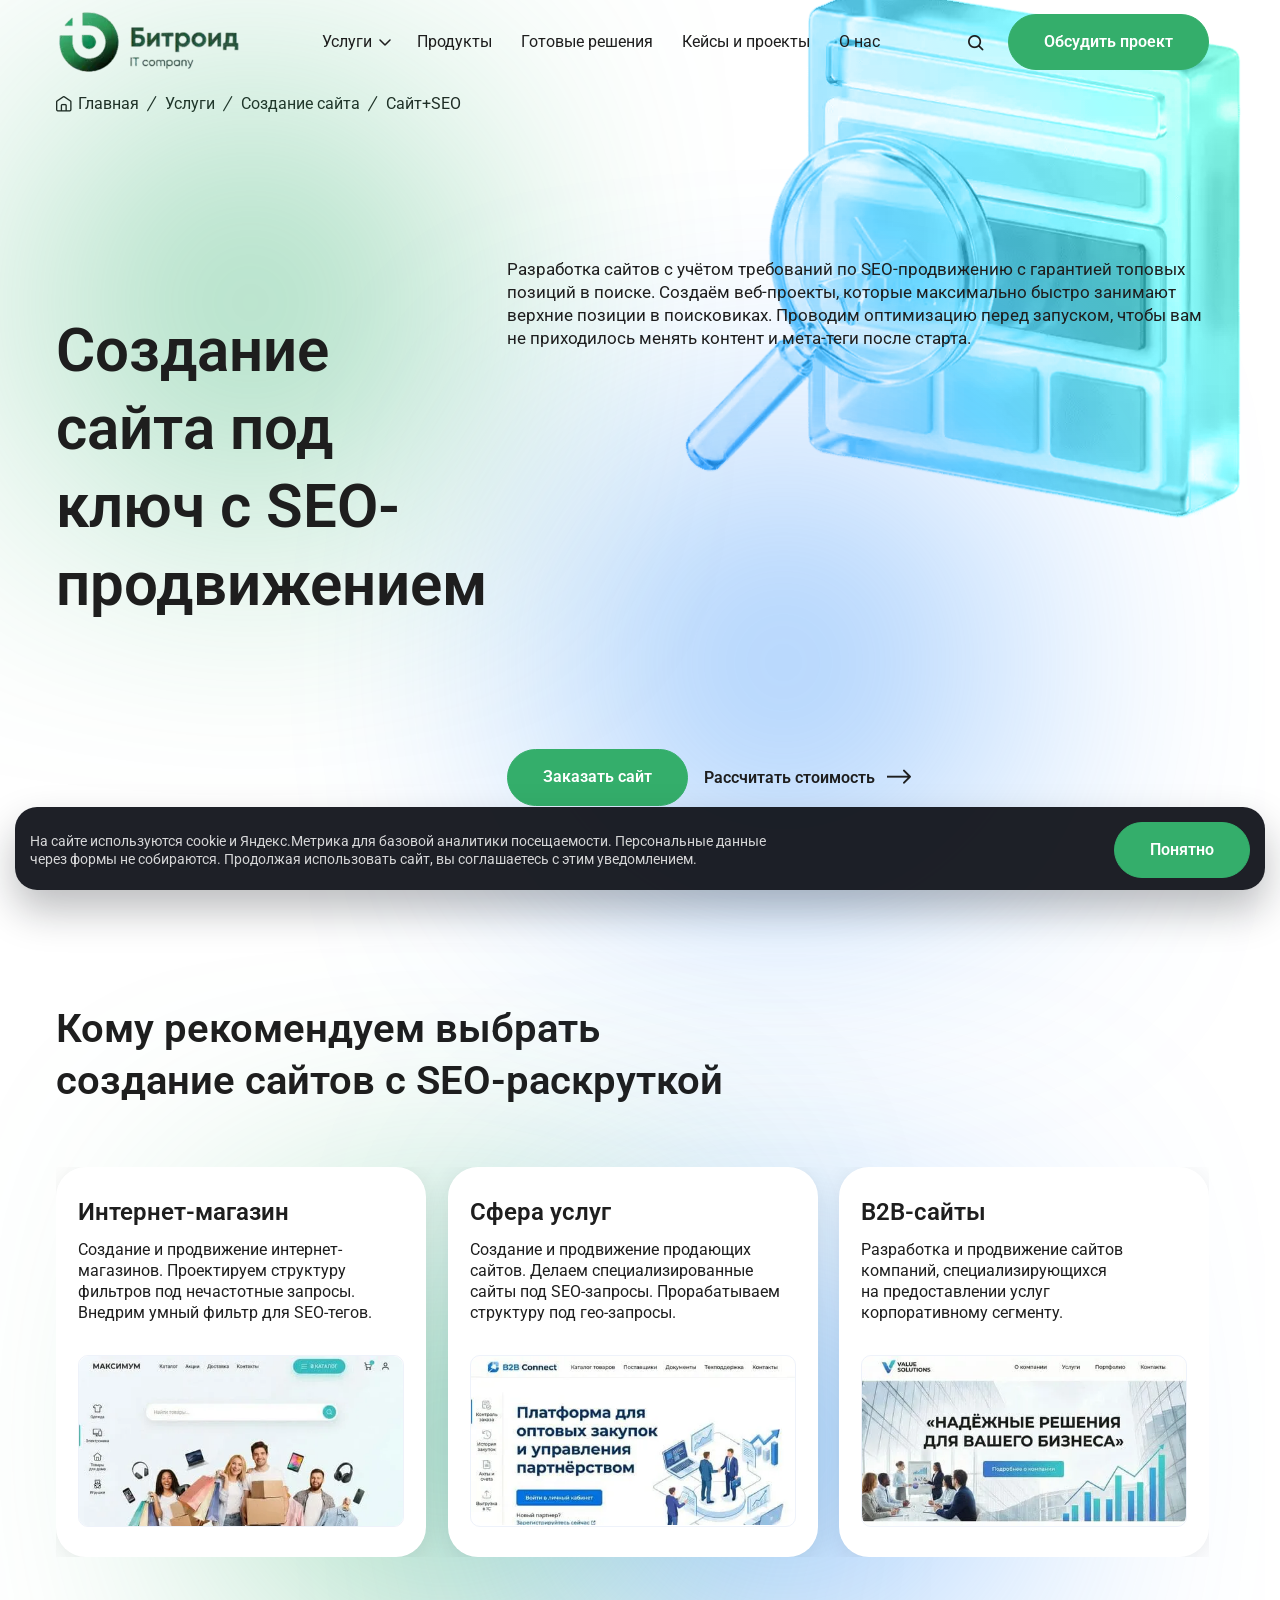
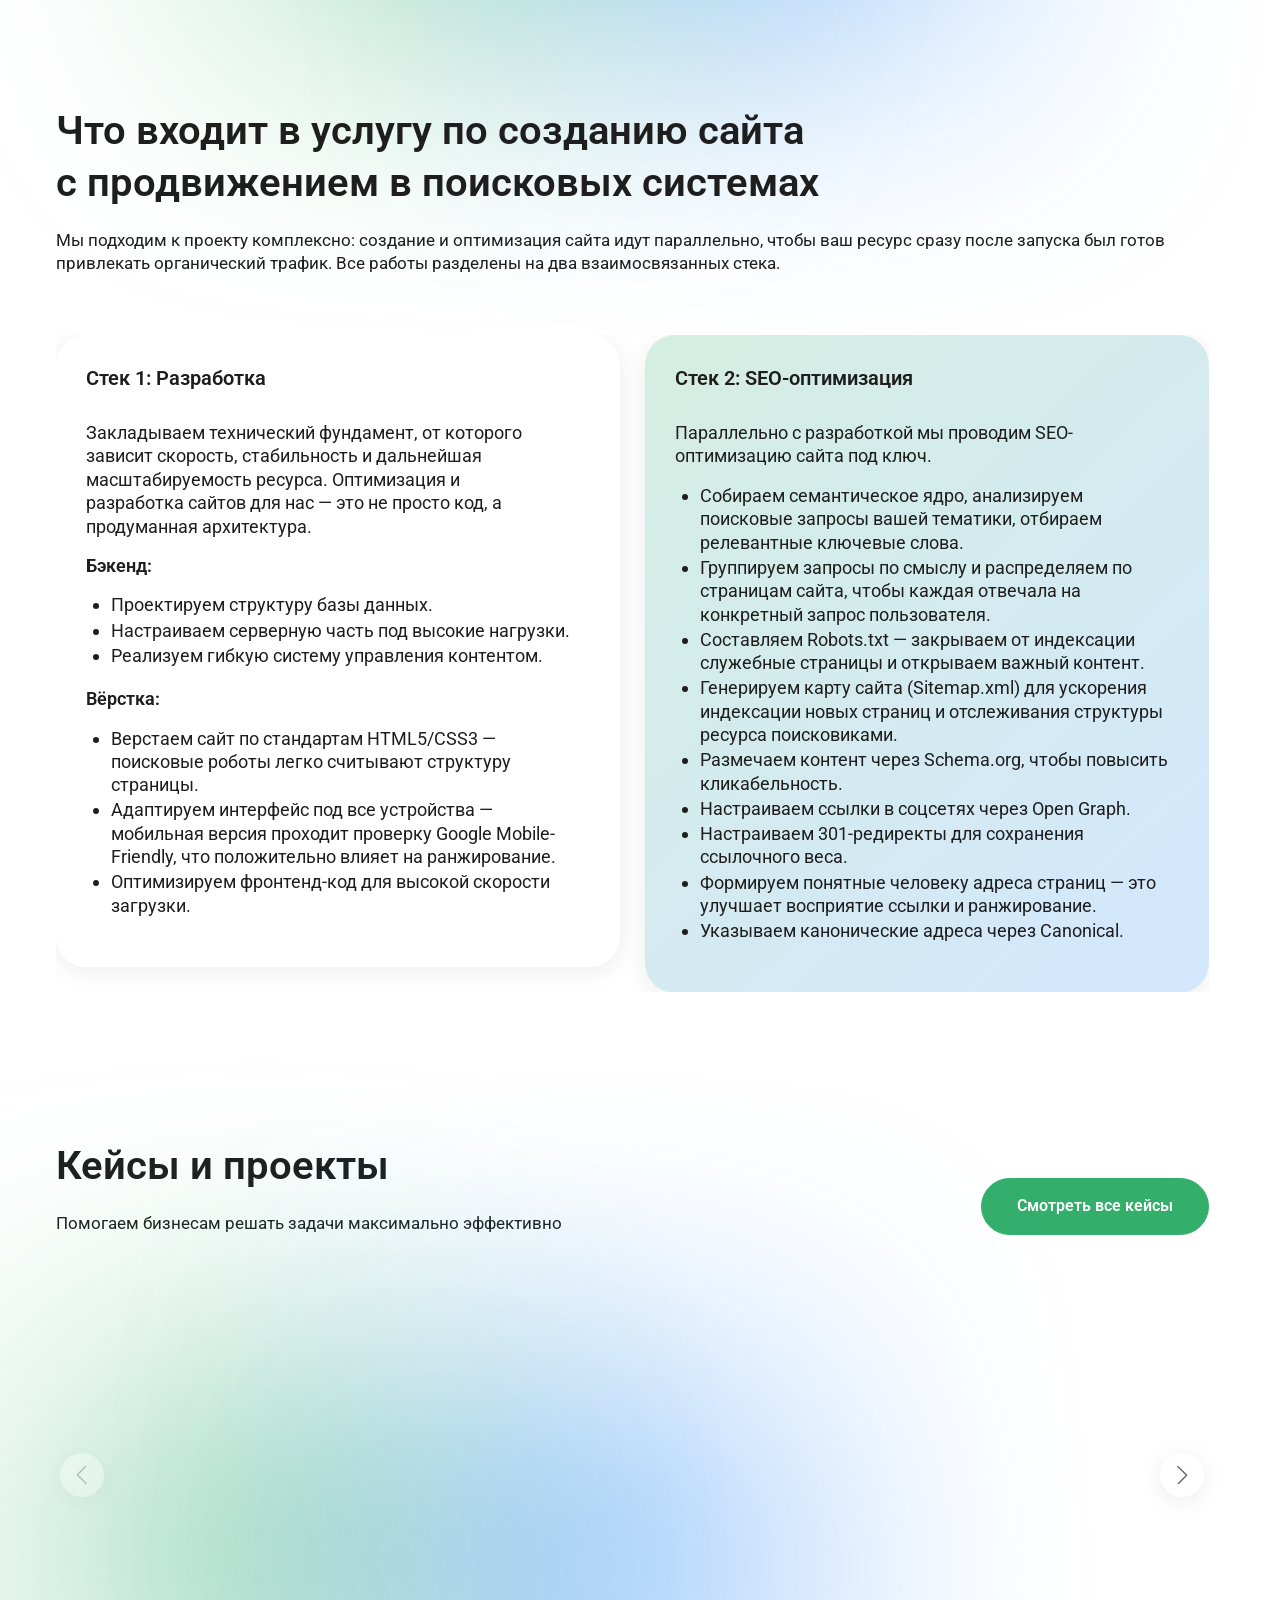
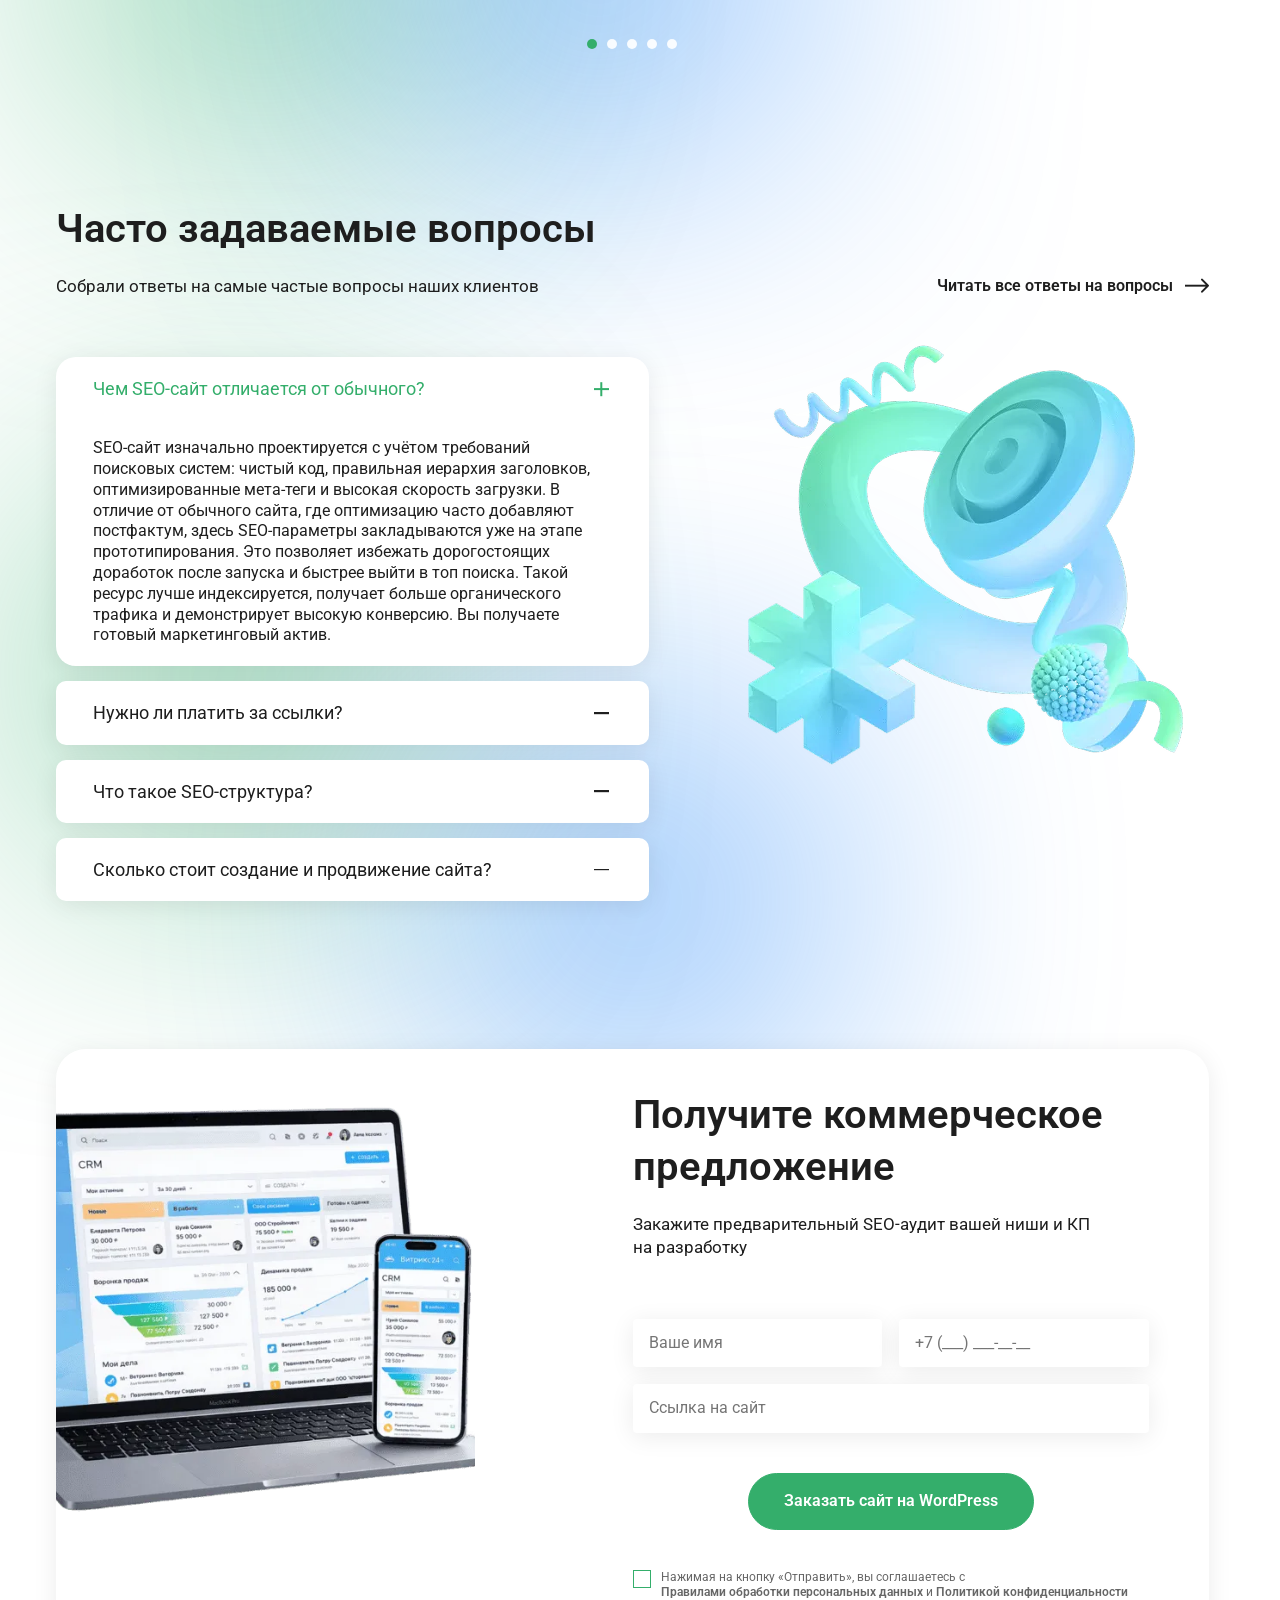
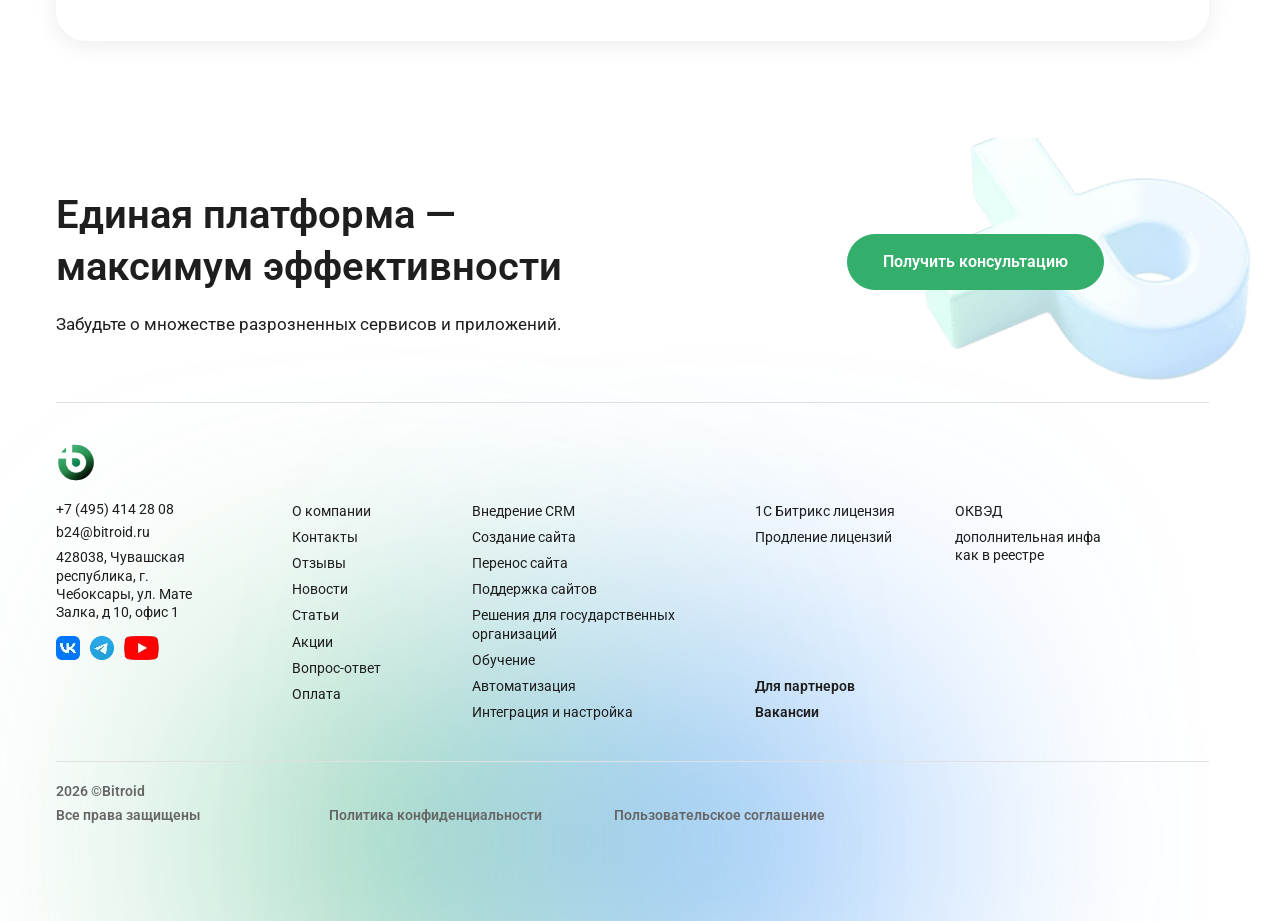
<file: siteseo.html>
<!doctype html>
<html lang="ru">
	<head>
		<meta charset="UTF-8">
		<meta name="viewport" content="width=device-width, initial-scale=1.0">
		<link rel="preload" href="assets/img/logo-full.webp" as="image" fetchpriority="high">
		<link rel="preload" href="assets/img/hero/hero-index-425.webp" as="image" media="(max-width: 500px)" fetchpriority="high">
		<link rel="preload" href="./assets/fonts/Roboto-SemiBold.woff2" as="font" type="font/woff2" crossorigin="anonymous">
		<link rel="preload" href="./assets/fonts/Roboto-Regular.woff2" as="font" type="font/woff2" crossorigin="anonymous">
		<link rel="preload" href="./assets/fonts/Roboto-Medium.woff2" as="font" type="font/woff2" crossorigin="anonymous">
		<link rel="preload" href="./assets/fonts/Roboto-Bold.woff2" as="font" type="font/woff2" crossorigin="anonymous">
		<link rel="preload" href="./assets/fonts/Nunito-Regular.woff2" as="font" type="font/woff2" crossorigin="anonymous">
		<link rel="preload" href="./assets/fonts/Inter-SemiBold.woff2" as="font" type="font/woff2" crossorigin="anonymous">
		<link rel="icon" type="image/png" href="./assets/img/favicon-96x96.png" sizes="96x96">
		<link rel="icon" type="image/svg+xml" href="./assets/img/favicon.svg">
		<link rel="shortcut icon" href="./assets/img/favicon.ico">
		<link rel="apple-touch-icon" sizes="180x180" href="./assets/img/apple-touch-icon.png">
		<meta name="apple-mobile-web-app-title" content="Bitroid">
		<link rel="manifest" href="./assets/img/site.webmanifest">
		<meta name="keywords" content="Сайт+SEO">
		<meta name="description" content="IT company - Создание сайта под ключ с SEO-продвижением">
		<title>Битроид | Сайт+SEO</title>
		<link rel="preload" href="assets/img/hero/hero-index-600.webp" as="image" media="(min-width: 500.1px) and (max-width: 900px)" fetchpriority="high">
		<link rel="preload" href="assets/img/hero/hero-index.webp" as="image" media="(min-width: 900.1px)" fetchpriority="high">
		<style>
			* {
			margin: 0;
			border: 0;
			padding: 0;
		}
		*,
		::after,
		::before {
			box-sizing: border-box;
		}
		::after,
		::before {
			display: inline-block;
		}
		html {
			height: 100%;
		}

		.wrapper {
			display: grid;
			grid-template-rows: var(--header-height) 1fr auto;
			flex: 1 0 auto;
			overflow: clip;
		}
		.wrapper > main {
			grid-row: 2;
			height: 100%;
			min-height: calc(10dvh - var(--header-height));
		}
		.wrapper > footer {
			grid-row: 3;
		}
		.header {
			display: flex;
			position: absolute;
			top: 0;
			right: 0;
			left: 0;
			align-items: center;
			z-index: 600;
			padding-top: 10px;
			height: var(--header-height);
		}
		.header__container {
			display: flex;
			flex-direction: row;
			justify-content: space-between;
		}
		.header__logo {
			display: flex;
			flex-shrink: 0;
			flex-direction: row;
			align-items: center;
			margin-block: auto;
			width: 86px;
			height: 28px;
		}
		.header__actions {
			display: flex;
			align-items: center;
			gap: 24px;
		}
		.header__actions .header__button,
		.header__actions .link-phone {
			display: none;
		}
		.menu__body {
			display: flex;
			position: fixed;
			top: 0;
			right: -130%;
		}
		.header__menu {
			display: flex;
			flex-grow: 1;
			flex-direction: row;
			justify-content: flex-end;
			gap: 16px;
		}
		.menu__list {
			display: flex;
			flex-direction: column;
		}
		.menu__item {
			display: flex;
			position: relative;
			align-items: center;
			gap: 5px;
		}
		.menu__item > a {
			display: flex;
			flex-direction: row-reverse;
			justify-content: flex-end;
			gap: 10px;
			padding-block: 10px;
			font-size: 16px;
			text-decoration: none;
		}
		.submenu {
			display: none;
			opacity: 0;
		}
		.header__actions {
			display: flex;
			align-items: center;
			gap: 24px;
		}
		.header__search .search-input {
			position: absolute;
			opacity: 0;
			width: 0;
		}
		.icon-menu {
			display: block;
			position: relative;
			z-index: 5;
			border: none;
			width: 1.1875rem;
			height: 0.875rem;
		}
		.breadcrumbs {
			padding-block: 10px;
		}
		.breadcrumbs__list {
			display: flex;
			flex-wrap: wrap;
			justify-content: flex-start;
			align-items: center;
			gap: 8px;
		}
		.breadcrumbs__item {
			display: inline-flex;
			align-items: center;
			gap: 8px;
			margin: 0;
		}
		.breadcrumbs a {
			display: flex;
			gap: 6px;
		}
		.breadcrumbs a,
		.breadcrumbs p {
			font-size: clamp(14px, 13.2727272727px + 0.2272727273vw, 16px);
		}

		.button {
			--btn-padding: clamp(0.75rem, 0.529rem + 0.98vw, 1rem) clamp(1.563rem, 1.011rem + 2.45vw, 2.188rem);
			--btn-border-width: 1px;
			--btn-border-style: solid;
			--btn-border-radius: 60px;
			--btn-font-size: clamp(0.875rem, 0.765rem + 0.49vw, 1rem);
			--btn-font-weight: 600;
			--btn-color: var(--light-color);
			--btn-bg-color: var(--primary-color);
			--btn-border-color: var(--primary-color);
			display: inline-flex;
			position: relative;
			justify-content: center;
			align-items: center;
			cursor: pointer;
			border-width: var(--btn-border-width, 1px);
			border-style: var(--btn-border-style);
			border-color: var(--btn-border-color);
			border-radius: var(--btn-border-radius);
			background-color: var(--btn-bg-color);
			padding: var(--btn-padding);
			color: var(--btn-color);
			font-weight: var(--btn-font-weight, 600);
			font-size: var(--btn-font-size, 18px);
			line-height: 1.4;
			font-family: var(--btn-font-family);
			text-align: center;
			text-decoration: none;
		}
		.link-phone,
		.link-email,
		a.--icon-arrow {
			display: flex;
			flex-direction: row-reverse;
			align-items: center;
			gap: 12px;
			transition: color 0.2s ease;
			font-size: 16px;
			line-height: 1.1;
			white-space: nowrap;
		}
		.footer .section-consultation__grid {
			display: grid;
			grid-template-columns: 1fr;
			gap: 35px;
		}
		.footer__grid {
			display: grid;
			grid-template-columns: auto 1fr max-content;
			column-gap: clamp(1.875rem, -5.464rem + 11.47vw, 5rem);
			row-gap: 20px;
			padding-top: 30px;
			padding-right: clamp(0rem, -23.486rem + 36.7vw, 10rem);
			padding-bottom: 30px;
		}
		.footer__block {
			display: grid;
			grid-template-columns: 1fr auto 0.1fr;
			grid-row: 1;
			grid-column: 2 / 4;
			align-self: start;
			justify-self: baseline;
			gap: 15px;
		}
		.footer__contacts {
			display: flex;
			row-gap: 8px;
			flex-direction: column;
			text-align: left;
		}
		.socials {
			display: flex;
			gap: 10px;
		}
		.cookie-banner {
			display: none;
		}
		@media (min-width: 600px) {
		}
		@media screen and (min-width: 768px) {
			.header__logo {
				width: 198px;
				height: 64px;
			}
			.index .section-hero__grid {
				grid-template-columns: 2fr 1fr;
			}

			.footer .section-consultation__grid {
				grid-template-columns: 1.4fr 1fr;
			}
		}
		@media screen and (min-width: 1024px) {
			.header__logo {
				width: 198px;
				height: 64px;
			}
			.menu__body {
				position: static;
				right: 0;
			}
			.header__menu {
				justify-content: space-between;
			}
			.menu__list {
				flex-direction: row;
				gap: 24px;
				background-color: transparent;
			}
			.menu__item > a {
				padding-block: calc(var(--header-height) / 2 - 15px);
				height: var(--header-height);
			}
			.menu__actions {
				display: none;
			}
			.header__actions .header__button {
				display: flex;
			}
			.footer__grid {
				grid-template-columns: 1fr auto auto auto auto;
				padding-top: 40px;
				padding-bottom: 40px;
			}
		}
		@media screen and (min-width: 1280px) {
			.header__actions .link-phone {
				display: block;
			}
		}
		</style>
		<style>
			html{scroll-snap-type:y mandatory;scrollbar-gutter:stable}body{line-height:1.3;-ms-text-size-adjust:100%;-moz-text-size-adjust:100%;-webkit-text-size-adjust:100%;-webkit-font-smoothing:antialiased;-moz-osx-font-smoothing:grayscale}a{display:inline-block;color:inherit;text-decoration:none}a:not([class]){text-decoration-skip-ink:auto}ul li[class]{list-style:none}img{vertical-align:middle;max-width:100%;height:auto}h2,h3{font-weight:inherit;font-size:inherit;text-wrap:balance}p{text-wrap:pretty}img,picture,svg{display:block;border-radius:inherit;max-width:100%}button,input,textarea{background-color:transparent;color:inherit;font-size:inherit;line-height:inherit;font-family:inherit}input,textarea{width:100%}textarea{overflow:auto;resize:vertical}label{display:inline-block}@media (prefers-reduced-motion:reduce){*,::after,::before{animation-duration:0s!important;animation-iteration-count:1!important;scroll-behavior:auto!important}}@media (prefers-reduced-motion:no-preference){html{scroll-behavior:smooth}html{interpolate-size:allow-keywords}}@font-face{font-family:iconfont;font-display:swap;src:url("assets/fonts/iconfont.woff2?b7cb5b8df452718972eecdd1ba67a25a") format("woff2")}[class*="--icon-"]::before{font-family:iconfont}[class*="--icon-separ"]::before{content:"\f101"}[class*="--icon-search"]::before{content:"\f102"}[class*="--icon-home"]::before{content:"\f104"}[class*="--icon-caretdown"]::before{content:"\f106"}[class*="--icon-arrow"]::before{content:"\f107"}:root{--font-family:'Roboto',system-ui,sans-serif;--second-family:'Nunito Sans',sans-serif;--third-family:'Inter',sans-serif;--content-width:1320px;--content-offset:clamp(0.938rem, -0.717rem + 7.35vw, 2.813rem);--swiper-pagination-bullet-size:10px;--swiper-pagination-bullet-horizontal-gap:5px;--swiper-pagination-bullet-border-radius:20px;--swiper-pagination-bottom:0;--swiper-pagination-color:#34ae6b;--swiper-pagination-bullet-inactive-color:#ffffff;--swiper-pagination-bullet-inactive-opacity:0.9;--header-height:48px;--min-height-section:calc(100svh - var(--header-height));--text-color:#1e1e1e;--bg-color:#ffffff;--primary-color:#34ae6b;--secondary-color:#2bac68;--accent-color:#2587f9;--light-color:#f0f1f0;--green-main:#2bac68;--black-green:#010803;--color-green-1:#34ae6b;--color-green-2:#298955;--color-white:#fff;--color-blue:#2587f9;--color-deep-grey:#1e1e1e;--color-grey:#666;--color-light-grey:#f8f8f8;--color-white-30:rgba(255, 255, 255, 0.3);--color-ivory:#e0e0e0;--color-error:#d8464d;--color-light-blue:#eef2fa;--color-orange:#cf4b12;accent-color:var(--accent-color);--box-shadow:0 5px 15px var(--secondary-color),0 -5px 15px var(--secondary-color);--box-shadow-hover:0 5px 15px var(--primary-color),0 -5px 15px var(--primary-color);--vk-color:#0077ff;--tg-color:#29a0dc;--wa-color:#25d366;--yt-color:#ff0033}html{accent-color:var(--color-blue)}body{display:flex;position:relative;flex-direction:column;justify-content:start;min-width:320px;min-height:100vh;min-height:100svh;color:var(--color-deep-grey);font-weight:400;font-family:var(--font-family);background-color:var(--color-white);overflow-x:hidden}.wrapper>*{min-width:0}.container,[class*=__container]{margin-right:auto;margin-left:auto;width:min(var(--content-width),100% - var(--content-offset) * 2)}section{position:relative}section:not(:first-of-type){padding-top:clamp(1.875rem,.735rem + 4.86vw,4.688rem);padding-bottom:clamp(1.875rem,.735rem + 4.86vw,4.688rem)}.section-top{display:grid;grid-auto-flow:row;gap:30px}.section__title{font-weight:600;line-height:1.3;text-align:left;text-wrap:balance}.section__subtitle{font-weight:300;font-size:clamp(.875rem,.789rem + .38vw,1.125rem);line-height:1.3}.ellipses{--size-ellipse:clamp(9.375rem, 5.785rem + 15.96vw, 18.75rem);position:relative}.ellipses::after,.ellipses::before{position:absolute;z-index:-1;filter:blur(clamp(5.313rem,3.996rem + 5.85vw,8.75rem));border-radius:var(--size-ellipse);width:var(--size-ellipse);height:var(--size-ellipse);content:""}.ellipses::before{top:-10%;left:10%;background-color:var(--secondary-color)}.ellipses::after{right:29%;bottom:35%;background-color:var(--color-blue)}.ellipses.ellipses--recomend::before{top:58%;left:54%}@media (min-width:768px){:root{--header-height:74px;--content-offset:clamp(2.813rem, 1.741rem + 2.23vw, 3.75rem)}.ellipses::after{right:24%;bottom:-1%}.ellipses.ellipses--recomend::before{top:9%;left:19%}}.ellipses.ellipses--recomend::after{right:50%;bottom:12%}@media (min-width:768px){.ellipses.ellipses--recomend::after{right:29%;bottom:35%}}.swiper{position:relative;max-width:100%}@media (prefers-reduced-motion:no-preference) and (min-width:768px){.reveal{transform:translateY(36px);opacity:0;will-change:transform,opacity}}.siteseo .section-hero{--size-image-hero:clamp(28.125rem, 19.747rem + 37.23vw, 50rem);display:flex;align-items:center;margin-bottom:40px;min-height:clamp(34.063rem,27.959rem + 27.13vw,50rem)}.siteseo .section-hero__grid{display:grid;grid-template-columns:1fr}@media (min-width:768px){.siteseo .section-hero{margin-bottom:0}.siteseo .section-hero__grid{grid-template-columns:2fr 1fr}}.siteseo .section-hero__content{position:relative;align-self:center;gap:0;z-index:1;margin:0}.siteseo .section-hero__title{margin-bottom:25px;font-weight:600;font-size:24px;line-height:1.3;text-align:center}@media (min-width:600px){.siteseo .section-hero__title{font-size:42px;text-align:left}}@media (min-width:1024px){.siteseo .section-hero__title{font-size:55px}}@media (min-width:1280px){.ellipses::before{top:-19%;left:4%}.ellipses.ellipses--recomend::before{top:31%;left:21%}.ellipses.ellipses--recomend::after{right:24%;bottom:-10%}.siteseo .section-hero__title{font-size:60px}}.siteseo .section-hero__subtitle{font-size:clamp(.875rem,.788rem + .38vw,1.125rem);line-height:1.3;text-align:center}.siteseo .section-hero__actions{display:flex;flex-direction:column;align-items:center;gap:16px;margin-top:80px}.siteseo .section-hero__image{position:relative}.siteseo .section-hero__image .image-wrapper{position:absolute;right:calc(44% - var(--size-image-hero)/ 2);bottom:-170px;width:var(--size-image-hero);height:var(--size-image-hero)}@media (min-width:600px){.siteseo .section-hero__subtitle{max-width:747px;text-align:left}.siteseo .section-hero__actions{flex-direction:row}.siteseo .section-hero__image .image-wrapper{bottom:-270px}button[type=submit]{grid-row:2}}.siteseo .section-hero__image .image-wrapper img{width:100%;height:100%;object-fit:cover}.siteseo .section-hero__image .image-wrapper::before{position:absolute;transform:rotate(100deg);mix-blend-mode:color;inset:-20px;background:linear-gradient(148deg,#34ae6b 0,#2587f9 100%);content:""}.siteseo .section-recommended__title{max-width:39ch;text-wrap:auto}.siteseo .section-recommended .recomend__slider{padding-bottom:30px}.siteseo .section-recommended .recomend__wrapper{display:flex}@media (min-width:768px){.siteseo .section-hero__image .image-wrapper{top:calc(50% - var(--size-image-hero)/ 2);right:calc(clamp(8.625rem,3.536rem + 10.6vw,12.813rem) * -1);bottom:initial}.siteseo .section-recommended .recomend__slider{padding-bottom:0}.siteseo .section-recommended .recomend__slider .swiper-pagination{display:none}.siteseo .section-recommended .recomend__wrapper{flex-direction:column;gap:16px}.siteseo .section-recommended .recomend__slide{flex-shrink:1;height:auto}}@media (min-width:1024px){.siteseo .section-recommended .recomend__wrapper{display:grid;grid-template-columns:repeat(3,1fr);gap:clamp(1rem,-.362rem + 2.13vw,1.5rem)}}.siteseo .section-recommended .recomended-item{display:grid;grid-template-rows:auto 1fr auto;grid-template-columns:1fr;gap:8px;box-shadow:0 4px 25px 0 rgba(1,8,3,.08);border-radius:30px;background:#fff;height:100%}@media (min-width:768px){.siteseo .section-recommended .recomended-item{grid-template-rows:auto 1fr;grid-template-columns:1fr 200px;row-gap:12px}.siteseo .section-recommended .recomended-item__description{grid-row:2}}.siteseo .section-recommended .recomended-item__title{font-weight:600}.siteseo .section-recommended .recomended-item__title{line-height:1.3}@media (min-width:1024px){.siteseo .section-recommended .recomended-item{grid-template-rows:auto 1fr auto;grid-template-columns:1fr;row-gap:12px;min-width:320px}.siteseo .section-projects__grid .section-projects__link{display:none}}.siteseo .section-faqs .spollers__body{border:0;padding:clamp(1.25rem,.821rem + 1.9vw,2.5rem) 0 0}.submenu{--width--sub-menu--list:312px;grid-column:1/3;flex-direction:column;visibility:hidden;box-shadow:0 4px 25px 0 rgba(1,8,3,.08);border-radius:30px;background:var(--color-white);width:100%;overflow:hidden}.submenu-list{display:flex;flex-direction:column;gap:8px}@media screen and (min-width:1024px){.submenu{position:absolute;top:110%;left:50%;transform:translateX(-50%);max-width:min(1096px,98vw);min-height:512px}.submenu-list{gap:0;background:linear-gradient(139deg,rgba(43,172,104,.2) 0,rgba(37,135,249,.2) 100%);padding:30px 0 30px 30px;max-width:var(--width--sub-menu--list)}.submenu-list__item-link::before{content:none}}.submenu-list__item{display:flex;border-radius:8px 0 0 8px}.submenu-list__item-link{display:inline-flex;flex-direction:row-reverse;justify-content:space-between;align-items:center;gap:clamp(1.25rem,-.404rem + 7.35vw,3.125rem);box-shadow:0 4px 25px 0 rgba(1,8,3,.08);background:var(--color-white);padding:10px clamp(.625rem,.074rem + 2.45vw,1.25rem);width:100%;font-size:clamp(.875rem,.765rem + .49vw,1rem);text-align:left}.submenu-list__item-link::before{rotate:-90deg;width:16px;height:16px;font-weight:400}@media screen and (min-width:1024px){.submenu-list__item-link{justify-content:flex-end;box-shadow:none;background:0 0}}.submenu-list__wrapper{display:flex;position:relative;flex-grow:1}.submenu-content{position:fixed;top:var(--header-height);right:-100%;bottom:0;visibility:hidden;opacity:0;background:var(--color-white);padding:30px 30px 30px 24px;width:100%}@media screen and (min-width:1024px){.submenu-content{position:absolute;top:0;right:0;max-width:calc(100% - var(--width--sub-menu--list))}}.submenu-content.is-open{display:grid;grid-template-columns:repeat(2,1fr);align-content:flex-start;gap:30px;visibility:visible;opacity:1}.submenu-content__title{margin-bottom:16px;color:var(--color-deep-grey);font-weight:600;font-size:16px}.submenu-content__list.grid--list{display:grid;grid-template-columns:repeat(2,1fr);gap:16px}.submenu-content__list-item{display:block;border-radius:20px;background-color:rgba(255,255,255,.05)}.submenu-content__block{display:flex;position:relative;grid-column:1;flex-direction:column;align-items:flex-start;z-index:1}.submenu-content__link{display:flex;flex-direction:column;align-items:center;gap:12px;box-shadow:0 4px 25px 0 rgba(1,8,3,.08);border:1px solid transparent;border-radius:10px;background:var(--color-white);padding:20px}.submenu-content__link-img{display:flex;justify-content:center;align-items:center;width:116px;height:70px;overflow:hidden}.submenu-content__link-img img{width:100%;height:100%;object-fit:contain}.submenu-content__advantages{position:relative;grid-row:1/5;grid-column:2;align-self:flex-start;z-index:4;border-radius:16px;background:var(--color-light-grey);padding:28px 18px 28px 20px;color:#000;font-weight:400;font-size:16px;line-height:1.3}.submenu-content__decor{position:absolute;right:-150px;bottom:-150px;background-position:center;background-size:auto;background-repeat:no-repeat;width:512px;height:512px}.submenu-content__decor::before{position:absolute;transform:rotate(100deg);z-index:0;mix-blend-mode:color;inset:-20px;background:linear-gradient(230deg,#34ae6b 15%,#2587f9 90%);content:""}.submenu-content__full .submenu-content__block{display:flex;position:relative;grid-column:1;flex-direction:column;align-items:flex-start;z-index:1}.submenu-content__full .submenu-content__block.block--span{grid-row:2;grid-column:1/3;flex-direction:row}.submenu-content__full .submenu-content__block.block--span~.submenu-content__block{grid-row:1}.submenu-content__full .submenu-content__block:nth-of-type(3){grid-column:2}.submenu-content__full .submenu-content__block:nth-of-type(4){grid-row:1;grid-column:3}.submenu-content__full .submenu-content__block:nth-of-type(5){grid-row:1;grid-column:4}.submenu-content__full .submenu-content__advantages{grid-row:2/4;grid-column:3/5;align-self:flex-end}.spollers__body{border:1px solid #eee;border-radius:5px;padding:20px}:root{--swiper-theme-color:#007aff}:host{position:relative;display:block;margin-left:auto;margin-right:auto;z-index:1}.swiper{margin-left:auto;margin-right:auto;position:relative;overflow:hidden;list-style:none;padding:0;z-index:1;display:block}.swiper-wrapper{position:relative;width:100%;height:100%;z-index:1;display:flex;box-sizing:content-box}.swiper-wrapper{transform:translate3d(0,0,0)}.swiper-slide{flex-shrink:0;width:100%;height:100%;position:relative;display:block}.swiper-pagination{position:absolute;text-align:center;transform:translate3d(0,0,0);z-index:10}&.swiper-pagination-disabled,.swiper-pagination-disabled>&{display:none!important}@media screen and (min-width:1024px){.menu__body{margin-right:auto;margin-left:auto;box-shadow:none;background-color:transparent;padding:0;width:auto;max-width:none;height:auto;overflow:initial}}@media screen and (max-width:1023.98px){.menu__list{flex-direction:column;gap:clamp(.938rem,.11rem + 3.68vw,1.875rem);background-color:var(--color-white)}}@media screen and (min-width:1024px){.menu__item{position:static;flex-direction:row}}.menu__item{display:grid;grid-template-columns:auto 1fr}.menu__item>a{flex-direction:row;align-items:center;font-weight:400;font-size:clamp(.875rem,.832rem + .19vw,1rem);line-height:1.3}.menu__item>.js-dropdown-trigger{display:grid;place-items:center;transform-origin:50% 65%;margin-top:-5px;padding:0;width:16px;height:16px}.menu__item>.js-dropdown-trigger::before{display:grid;place-items:center;width:inherit;height:inherit}.menu__actions{display:flex;justify-content:space-between;align-items:center;margin-top:auto}.icon-menu span,.icon-menu::after,.icon-menu::before{position:absolute;right:0;background-color:var(--text-color);width:100%;height:2px;content:""}.icon-menu::before{top:0}.icon-menu::after{bottom:0}.icon-menu span{top:calc(50% - 1px)}@media screen and (min-width:1024px){.icon-menu{display:none}}.menu-overlay{position:fixed;visibility:hidden;opacity:0;z-index:400;inset:0;background:rgba(0,0,0,.2)}.header{background-color:transparent;width:100%;color:var(--text-color)}.header__logo img{width:100%;height:100%;object-fit:contain}@media (min-width:768px){.header__logo{width:198px;height:64px}}@media (min-width:1366px){.header__actions .link-phone{display:block}}input[type=email],input[type=tel],input[type=text],textarea{-webkit-appearance:none;-moz-appearance:none;appearance:none}.input{display:block;border:1px solid #cecbcb;border-radius:10px;padding:10px;width:100%;caret-color:inherit}textarea.input{resize:vertical}label{display:flex;position:relative;flex-direction:column;align-self:start;gap:10px}button[type=submit]{justify-self:start}[data-fls-form]{display:grid;gap:15px}.button{--btn-gap:10px;--btn-font-family:inherit;--btn-color:var(--color-white);--btn-bg-color:var(--color-green-1);--btn-border-color:var(--color-green-1);--btn-size-icon:24px;vertical-align:middle;gap:var(--btn-gap)}.section-faqs .spollers__body{border:0;padding:clamp(1.25rem,.821rem + 1.9vw,2.5rem) 0 0}.header__search{display:flex;position:relative;align-self:stretch;z-index:10}.header__search .search-input{top:50%;right:20px;transform:translateY(-50%);border:none;padding:5px}.header__search #search-button{border:none;background:0 0}.header__search #search-button::before{margin-top:5px}.cookie-banner{position:fixed;right:15px;bottom:10px;left:15px;z-index:80;box-shadow:0 20px 40px rgba(16,19,26,.28);border-radius:22px;background:rgba(16,19,26,.94);padding:15px 15px 12px;color:#fff}.cookie-banner-inner{display:flex;flex-wrap:wrap;justify-content:space-between;align-items:center;gap:18px}.cookie-banner p{margin:0;max-width:760px;color:rgba(255,255,255,.82);font-size:14px}.breadcrumbs{position:relative;z-index:1}.breadcrumbs__item{color:var(--text-color)}.breadcrumbs__separator{display:flex;align-items:center;margin-top:0;width:auto;height:100%}.breadcrumbs a,.breadcrumbs p{margin:0;font-weight:400}.breadcrumbs a,.breadcrumbs p{font-family:var(--font-family)}.breadcrumbs a{color:var(--text-color);text-underline-offset:5px}body::after{position:fixed;top:0;left:0;opacity:0;z-index:149;background-color:rgba(0,0,0,.5);width:100%;height:100%;content:""}[data-fls-popup]{position:fixed;top:0;right:0;bottom:0;left:0;visibility:hidden;padding:30px 10px}[data-fls-popup-wrapper]{display:flex;display:flex;flex:1 1 auto;flex-direction:column;justify-content:center;align-items:center;align-items:center;width:100%;min-height:100%}[data-fls-popup-body]{display:flex;flex-direction:column;gap:25px;transform:scale(0);visibility:hidden;border-radius:20px;background-color:#eee;padding:20px;width:100%;max-width:900px}.popup__header{display:flex;align-items:flex-start;gap:20px}.popup__title{flex:auto;font-weight:500;font-size:20px;text-align:center}[data-fls-popup-close]{margin-left:auto}[data-fls-popup-close] svg{flex-shrink:0;width:25px;height:25px}.popup__content button[type=submit]{align-self:center}.section-hero{display:flex;align-items:center;margin-bottom:40px;min-height:clamp(34.063rem,27.959rem + 27.13vw,50rem)}.section-hero__grid{display:grid;grid-template-columns:1fr}@media (min-width:768px){.section-hero{margin-bottom:0}.section-hero__grid{grid-template-columns:2fr 1fr}}.section-hero__content{display:grid;position:relative;grid-template-columns:1fr auto;row-gap:200px;grid-column:1/3;z-index:1;margin:0}.section-hero__title{grid-column:1;margin-bottom:25px;max-width:23ch;font-weight:600;font-size:24px;line-height:1.3;text-align:center}@media (min-width:600px){[data-fls-form]{grid-auto-flow:column}.popup__content form{grid-auto-flow:column}.popup__content button[type=submit]{grid-row:3;grid-column:1}.section-hero__title{font-size:42px;text-align:left}}@media (min-width:1024px){.section-hero__title{margin-top:54px;font-size:55px}}@media (min-width:1280px){.header__actions .header__button{display:flex}.section-hero__title{font-size:60px}}.section-hero__subtitle{grid-row:1;grid-column:2;font-size:clamp(.875rem,.788rem + .38vw,1.125rem);line-height:1.3;text-align:center}.section-hero__actions{display:flex;grid-row:2;grid-column:2;flex-direction:column;align-items:center;gap:16px;margin-top:80px}@media (min-width:600px){.section-hero__subtitle{max-width:42ch;text-align:left}.section-hero__actions{flex-direction:row}}.section-hero__image{position:relative;grid-row:1;grid-column:2}.section-hero__image .image-wrapper{position:absolute;top:0;right:60px;width:672px;height:555px}@media (min-width:768px){.section-hero__image .image-wrapper{top:0;right:0}}.section-hero__image .image-wrapper img{width:100%;height:100%;object-fit:contain}
		</style>
		<script type="module" crossorigin="" src="./js/app.min.js?v=1778054442808"></script>
		<link rel="modulepreload" crossorigin="" href="./js/app4.min.js?v=1778054442808">
		<link rel="stylesheet" crossorigin="" href="./css/app.min.css?v=1778054442808" media="print" onload="this.media='all'">
	</head>
	<body>
		<div class="wrapper">
			<header data-fls-header="" data-fls-header-scroll="" data-fls-header-scroll-show="" class="header">
				<div class="header__container">
					<a href="index.html" class="header__logo" aria-label="Битроид — на главную">
						<picture>
							<img width="198" height="64" alt="Битроид - IT company" fetchpriority="high" src="./assets/img/logo-full.webp">
						</picture>
					</a>
					<div class="header__menu menu">
						<nav class="menu__body" aria-label="Основное меню">
							<ul class="menu__list">
								<li class="menu__item menu__item--dropdown" aria-expanded="false">
									<a href="services.html" class="menu__link">Услуги</a>
									<button class="--icon-caretdown js-dropdown-trigger" aria-label="Открыть большое меню"></button>
									<div data-fls-submenuservices="" class="submenu js-dropdown">
										<div class="submenu-list__wrapper">
											<ul class="submenu-list">
												<li class="submenu-list__item has-submenu" aria-expanded="true">
													<button class="submenu-list__item-link --icon-caretdown js-dropdown-trigger">Внедрение CRM</button>
													<div class="submenu-content js-dropdown is-open">
														<ul class="submenu-content__list grid--list">
															<li class="submenu-content__list-item">
																<a href="#" class="submenu-content__link">
																	<div class="submenu-content__link-img" aria-hidden="true">
																		<picture>
																			<img width="116" height="70" alt="Image" decoding="async" loading="lazy" src="./assets/img/crm/bitrix24.webp">
																		</picture>
																	</div>
																	<div class="submenu-content__link-title">Битрикс 24</div>
																</a>
															</li>
															<li class="submenu-content__list-item">
																<a href="#" class="submenu-content__link">
																	<div class="submenu-content__link-img">
																		<picture>
																			<img width="116" height="70" alt="Image" decoding="async" loading="lazy" src="./assets/img/crm/mysklad.webp">
																		</picture>
																	</div>
																	<div class="submenu-content__link-title">Мой склад</div>
																</a>
															</li>
															<li class="submenu-content__list-item">
																<a href="#" class="submenu-content__link">
																	<div class="submenu-content__link-img">
																		<picture>
																			<img width="116" height="70" alt="Image" decoding="async" loading="lazy" src="./assets/img/crm/amocrm.webp">
																		</picture>
																	</div>
																	<div class="submenu-content__link-title">Аmo CRM</div>
																</a>
															</li>
															<li class="submenu-content__list-item">
																<a href="#" class="submenu-content__link">
																	<div class="submenu-content__link-img">
																		<picture>
																			<img width="116" height="70" alt="Image" decoding="async" loading="lazy" src="./assets/img/crm/retailcrm.webp">
																		</picture>
																	</div>
																	<div class="submenu-content__link-title">RetailCRM</div>
																</a>
															</li>
														</ul>
														<div class="submenu-content__advantages">
															Строим решения, которые автоматизируют продажи, улучшают работу с клиентами и позволяют бизнесу расти быстрее.
														</div>
														<div class="submenu-content__decor" aria-hidden="true" style="background-image: url(./assets/img/mega-menu/implementation.png)">
															<!-- <img src="@img/mega-menu/implementation.png" width="339" height="339" decoding="async" loading="lazy" alt="" /> -->
														</div>
													</div>
												</li>
												<li class="submenu-list__item has-submenu" aria-expanded="false">
													<button class="submenu-list__item-link --icon-caretdown js-dropdown-trigger">Создание сайта</button>
													<div class="submenu-content js-dropdown" aria-hidden="true">
														<div class="submenu-content__block">
															<div class="submenu-content__title">Сайт под ключ</div>
															<ul class="submenu-content__list">
																<li class="submenu-content__list-item">
																	<a href="siteseo.html" class="submenu-content__link">Сайт+SEO</a>
																</li>
																<li class="submenu-content__list-item">
																	<a href="#" class="submenu-content__link">Сайт+Маркетплейс</a>
																</li>
																<li class="submenu-content__list-item">
																	<a href="#" class="submenu-content__link">Сайт+CRM</a>
																</li>
															</ul>
														</div>
														<div class="submenu-content__block">
															<div class="submenu-content__title">Разработка на CMS</div>
															<ul class="submenu-content__list">
																<li class="submenu-content__list-item">
																	<a href="#" class="submenu-content__link">Разработка на WordPress</a>
																</li>
																<li class="submenu-content__list-item">
																	<a href="#" class="submenu-content__link">Разработка на 1С Битрикс</a>
																</li>
															</ul>
														</div>
														<div class="submenu-content__block">
															<div class="submenu-content__title">Сложные сайты</div>
															<ul class="submenu-content__list">
																<li class="submenu-content__list-item">
																	<a href="#" class="submenu-content__link">Разработка на React</a>
																</li>
															</ul>
														</div>
														<div class="submenu-content__advantages">
															Создаём современные сайты, которые решают бизнес-задачи — от первого клика до заявки.
														</div>
														<div class="submenu-content__decor" aria-hidden="true" style="background-image: url(./assets/img/mega-menu/create-site.png)"></div>
													</div>
												</li>
												<li class="submenu-list__item has-submenu" aria-expanded="false">
													<button class="submenu-list__item-link --icon-caretdown js-dropdown-trigger">Перенос сайта</button>
													<div class="submenu-content js-dropdown submenu-content__full" aria-hidden="true">
														<div class="submenu-content__block">
															<div class="submenu-content__title">С бесплатной CMS</div>
															<ul class="submenu-content__list">
																<li class="submenu-content__list-item">
																	<a href="#" class="submenu-content__link">WordPress</a>
																</li>
																<li class="submenu-content__list-item">
																	<a href="#" class="submenu-content__link">Joomla</a>
																</li>
																<li class="submenu-content__list-item">
																	<a href="#" class="submenu-content__link">Modx</a>
																</li>
																<li class="submenu-content__list-item">
																	<a href="#" class="submenu-content__link">Drupal</a>
																</li>
																<li class="submenu-content__list-item">
																	<a href="#" class="submenu-content__link">OpenCart</a>
																</li>
															</ul>
														</div>
														<div class="submenu-content__block block--span">
															<div class="block--column">
																<div class="submenu-content__title">Миграции на Аспро</div>
																<ul class="submenu-content__list">
																	<li class="submenu-content__list-item">
																		<a href="#" class="submenu-content__link">Аспро: Премьер</a>
																	</li>
																	<li class="submenu-content__list-item">
																		<a href="#" class="submenu-content__link">Аспро: Максимум</a>
																	</li>
																	<li class="submenu-content__list-item">
																		<a href="#" class="submenu-content__link">Аспро: Лайтшоп</a>
																	</li>
																	<li class="submenu-content__list-item">
																		<a href="#" class="submenu-content__link">Аспро: Некст</a>
																	</li>
																	<li class="submenu-content__list-item">
																		<a href="#" class="submenu-content__link">Аспро: Приорити</a>
																	</li>
																	<li class="submenu-content__list-item">
																		<a href="#" class="submenu-content__link">Аспро: Корпоративный сайт</a>
																	</li>
																	<li class="submenu-content__list-item">
																		<a href="#" class="submenu-content__link">Аспро: Медицинский центр</a>
																	</li>
																</ul>
															</div>
															<div class="block--column">
																<div class="submenu-content__title">С фреймворка</div>
																<ul class="submenu-content__list">
																	<li class="submenu-content__list-item">
																		<a href="#" class="submenu-content__link">Yii</a>
																	</li>
																	<li class="submenu-content__list-item">
																		<a href="#" class="submenu-content__link">Django</a>
																	</li>
																</ul>
															</div>
														</div>
														<div class="submenu-content__block">
															<div class="submenu-content__title">С платной CMS</div>
															<ul class="submenu-content__list">
																<li class="submenu-content__list-item">
																	<a href="#" class="submenu-content__link">NetCat</a>
																</li>
																<li class="submenu-content__list-item">
																	<a href="#" class="submenu-content__link">Shop-Script</a>
																</li>
																<li class="submenu-content__list-item">
																	<a href="#" class="submenu-content__link">Magento</a>
																</li>
															</ul>
														</div>
														<div class="submenu-content__block">
															<div class="submenu-content__title">С конструктора</div>
															<ul class="submenu-content__list">
																<li class="submenu-content__list-item">
																	<a href="#" class="submenu-content__link">Tilda</a>
																</li>
																<li class="submenu-content__list-item">
																	<a href="#" class="submenu-content__link">Insales</a>
																</li>
																<li class="submenu-content__list-item">
																	<a href="#" class="submenu-content__link">Wix</a>
																</li>
																<li class="submenu-content__list-item">
																	<a href="#" class="submenu-content__link">uCoz</a>
																</li>
															</ul>
														</div>
														<div class="submenu-content__block">
															<div class="submenu-content__title">С самописного</div>
															<ul class="submenu-content__list">
																<li class="submenu-content__list-item">
																	<a href="#" class="submenu-content__link">PHP</a>
																</li>
																<li class="submenu-content__list-item">
																	<a href="#" class="submenu-content__link">Python</a>
																</li>
																<li class="submenu-content__list-item">
																	<a href="#" class="submenu-content__link">Ruby</a>
																</li>
																<li class="submenu-content__list-item">
																	<a href="#" class="submenu-content__link">ASP.NET</a>
																</li>
															</ul>
														</div>
														<div class="submenu-content__advantages">
															Переносим сайты на новый хостинг и интегрируем с CRM-системами. Гарантируем сохранность данных и настройку всех сервисов.
														</div>
														<div class="submenu-content__decor" aria-hidden="true" style="background-image: url(./assets/img/mega-menu/transfer-site.png)"></div>
													</div>
												</li>
												<li class="submenu-list__item has-submenu" aria-expanded="false">
													<button class="submenu-list__item-link --icon-caretdown js-dropdown-trigger">Решения для государственных организаций</button>
													<div class="submenu-content js-dropdown" aria-hidden="true">
														<div class="submenu-content__block">
															<div class="submenu-content__title">Импортозамещение</div>
															<ul class="submenu-content__list">
																<li class="submenu-content__list-item">
																	<a href="#" class="submenu-content__link">Bitrix</a>
																</li>
															</ul>
														</div>
													</div>
												</li>
												<li class="submenu-list__item has-submenu" aria-expanded="false">
													<button class="submenu-list__item-link --icon-caretdown js-dropdown-trigger">Поддержка сайтов</button>
													<div class="submenu-content js-dropdown" aria-hidden="true">
														<div class="submenu-content__block">
															<div class="submenu-content__title">Техническое сопровождение сайтов</div>
															<ul class="submenu-content__list">
																<li class="submenu-content__list-item">
																	<a href="#" class="submenu-content__link">Модерация</a>
																</li>
																<li class="submenu-content__list-item">
																	<a href="#" class="submenu-content__link">Редизайн</a>
																</li>
																<li class="submenu-content__list-item">
																	<a href="#" class="submenu-content__link">Обновление</a>
																</li>
																<li class="submenu-content__list-item">
																	<a href="#" class="submenu-content__link">Доработка</a>
																</li>
															</ul>
														</div>
														<div class="submenu-content__block">
															<div class="submenu-content__title">Оптимизация работы сайтов</div>
															<ul class="submenu-content__list">
																<li class="submenu-content__list-item">
																	<a href="#" class="submenu-content__link">Ускорение работы</a>
																</li>
																<li class="submenu-content__list-item">
																	<a href="#" class="submenu-content__link">Лечение от вирусов</a>
																</li>
															</ul>
														</div>
														<div class="submenu-content__advantages">
															Обеспечиваем техническую поддержку и развитие сайтов, чтобы ваш бизнес работал стабильно и бесперебойно.
														</div>
														<div class="submenu-content__decor" aria-hidden="true" style="background-image: url(./assets/img/mega-menu/support-site.png)"></div>
													</div>
												</li>
												<li class="submenu-list__item has-submenu" aria-expanded="false">
													<button class="submenu-list__item-link --icon-caretdown js-dropdown-trigger">Разработка и развитие сайтов</button>
													<div class="submenu-content js-dropdown" aria-hidden="true">
														<div class="submenu-content__block">
															<div class="submenu-content__title">Продвижение</div>
														</div>
														<div class="submenu-content__block">
															<div class="submenu-content__title">Backend-разработка</div>
														</div>
														<div class="submenu-content__block">
															<div class="submenu-content__title">Верстка</div>
														</div>
														<div class="submenu-content__block">
															<div class="submenu-content__title">Хостинг</div>
														</div>
														<div class="submenu-content__advantages">
															Текст о том, как хорошо и классно можно провести разработку и развитие сайтов с помощью специалистов компании Битроид.
														</div>
														<div class="submenu-content__decor" aria-hidden="true" style="background-image: url(./assets/img/mega-menu/development-site.png)"></div>
													</div>
												</li>
												<li class="submenu-list__item has-submenu" aria-expanded="false">
													<button class="submenu-list__item-link --icon-caretdown js-dropdown-trigger">Обучение</button>
													<div class="submenu-content js-dropdown" aria-hidden="true">
														<div class="submenu-content__block">
															<div class="submenu-content__title">Импортозамещение</div>
															<ul class="submenu-content__list">
																<li class="submenu-content__list-item">
																	<a href="#" class="submenu-content__link">Bitrix</a>
																</li>
															</ul>
														</div>
													</div>
												</li>
												<li class="submenu-list__item has-submenu" aria-expanded="false">
													<button class="submenu-list__item-link --icon-caretdown js-dropdown-trigger">Автоматизация</button>
													<div class="submenu-content js-dropdown" aria-hidden="true">
														<div class="submenu-content__block">
															<div class="submenu-content__title">Отдел кадров</div>
															<ul class="submenu-content__list">
																<li class="submenu-content__list-item">
																	<a href="#" class="submenu-content__link">HR-процессы</a>
																</li>
																<li class="submenu-content__list-item">
																	<a href="#" class="submenu-content__link">Кадровый ЭДО</a>
																</li>
															</ul>
														</div>
													</div>
												</li>
												<li class="submenu-list__item has-submenu" aria-expanded="false">
													<button class="submenu-list__item-link --icon-caretdown js-dropdown-trigger">Интеграция и настройка</button>
													<div class="submenu-content js-dropdown" aria-hidden="true">
														<div class="submenu-content__block">
															<div class="submenu-content__title">Импортозамещение</div>
															<ul class="submenu-content__list">
																<li class="submenu-content__list-item">
																	<a href="#" class="submenu-content__link">Bitrix</a>
																</li>
															</ul>
														</div>
													</div>
												</li>
												<li class="submenu-list__item has-submenu" aria-expanded="false">
													<button class="submenu-list__item-link --icon-caretdown js-dropdown-trigger">Сопровождение и развитие Битрикс24</button>
													<div class="submenu-content js-dropdown" aria-hidden="true">
														<div class="submenu-content__block">
															<div class="submenu-content__title">Импортозамещение</div>
															<ul class="submenu-content__list">
																<li class="submenu-content__list-item">
																	<a href="#" class="submenu-content__link">Bitrix</a>
																</li>
															</ul>
														</div>
													</div>
												</li>
											</ul>
										</div>
									</div>
								</li>
								<li class="menu__item menu__item--dropdown" aria-expanded="false">
									<a href="#" class="menu__link">Продукты</a>
								</li>
								<li class="menu__item menu__item--dropdown" aria-expanded="false">
									<a href="#" class="menu__link">Готовые решения</a>
								</li>
								<li class="menu__item menu__item--dropdown" aria-expanded="false">
									<a href="#" class="menu__link">Кейсы и проекты</a>
								</li>
								<li class="menu__item menu__item--dropdown" aria-expanded="false">
									<a href="#" class="menu__link">О нас</a>
								</li>
								<!--
<li class="menu__item menu__item--dropdown" aria-expanded="false">
<a href="services.html" class="menu__link">Услуги</a>
<button class="--icon-caretdown js-dropdown-trigger" aria-label="Открыть большое меню"></button>
<include src="@components/custom/submenu/submenu.html" locals="{}"></include>
</li>
<li class="menu__item">
<a href="#" class="menu__link">Продукты</a>
<button class="--icon-caretdown js-dropdown-trigger" aria-label="Открыть большое меню"></button>
</li>
<li class="menu__item">
<a href="#" class="menu__link">Готовые решения</a>
<button class="--icon-caretdown js-dropdown-trigger" aria-label="Открыть большое меню"></button>
</li>
<li class="menu__item">
<a href="#" class="menu__link">Кейсы и проекты</a>
<button class="--icon-caretdown js-dropdown-trigger" aria-label="Открыть большое меню"></button>
</li>
<li class="menu__item">
<a href="#" class="menu__link">О нас</a>
<button class="--icon-caretdown js-dropdown-trigger" aria-label="Открыть большое меню"></button>
</li>
-->
							</ul>
							<div class="menu__actions">
								<a href="tel:+74954142808" class="link-phone">+7 (495) 414 28 08</a>
								<button data-fls-button="" type="button" data-fls-popup-link="project" class="button header__button">Обсудить проект</button>
							</div>
						</nav>
						<div class="header__actions">
							<a href="tel:+74954142808" class="link-phone">+7 (495) 414 28 08</a>
							<div data-fls-headersearch="" class="header__search">
								<input type="text" id="search-input" placeholder="Поиск..." class="search-input">
								<button id="search-button" class="--icon-search" aria-label="Поиск"></button>
							</div>
							<button data-fls-button="" type="button" data-fls-popup-link="project" class="button header__button">Обсудить проект</button>
							<button type="button" data-fls-menu="" class="menu__icon icon-menu" aria-label="Открыть меню">
								<span></span>
							</button>
						</div>
					</div>
					<!--
<fetch url="@components/layout/menu/menu.json">
<each loop='item in response'>
</each>
</fetch>
-->
				</div>
			</header>
			<div class="menu-overlay" id="menuOverlay" aria-hidden="true"></div>
			<main class="page">
				<div data-fls-siteseo="" class="siteseo">
					<div data-fls-breadcrumbs="" class="breadcrumbs">
						<div class="breadcrumbs__container">
							<ul class="breadcrumbs__list" aria-label="Хлебные крошки" itemscope itemtype="https://schema.org/BreadcrumbList">
								<li class="breadcrumbs__item" itemprop="itemListElement" itemscope itemtype="https://schema.org/ListItem">
									<a href="index.html" itemscope itemtype="https://schema.org/WebPage" itemprop="item" class="--icon-home">Главная</a>
									<span class="breadcrumbs__separator --icon-separ"></span>
								</li>
								<li class="breadcrumbs__item" itemprop="itemListElement" itemscope itemtype="https://schema.org/ListItem">
									<a href="services.html" itemscope itemtype="https://schema.org/WebPage" itemprop="item">Услуги</a>
									<span class="breadcrumbs__separator --icon-separ"></span>
								</li>
								<li class="breadcrumbs__item" itemprop="itemListElement" itemscope itemtype="https://schema.org/ListItem">
									<a href="#" itemscope itemtype="https://schema.org/WebPage" itemprop="item">Создание сайта</a>
									<span class="breadcrumbs__separator --icon-separ"></span>
								</li>
								<li class="breadcrumbs__item" itemprop="itemListElement" itemscope itemtype="https://schema.org/ListItem">
									<p>Сайт+SEO</p>
								</li>
							</ul>
						</div>
					</div>
					<section class="section-hero" aria-labelledby="section-hero-title">
						<div class="container">
							<div class="section-hero__grid">
								<div class="section-top section-hero__content ellipses">
									<h2 class="section__title section-hero__title" id="section-hero-title">Создание сайта под ключ с SEO-продвижением</h2>
									<p class="section__subtitle section-hero__subtitle">
										Разработка сайтов с учётом требований по SEO-продвижению с гарантией топовых позиций в поиске. Создаём веб-проекты, которые максимально быстро занимают
						верхние позиции в поисковиках. Проводим оптимизацию перед запуском, чтобы вам не приходилось менять контент и мета-теги после старта.
									</p>
									<div class="section-hero__actions">
										<button data-fls-button="" type="button" data-fls-popup-link="order" class="button header__button">Заказать сайт</button>
										<a href="#" data-fls-popup-link="price" class="--icon-arrow">Рассчитать стоимость</a>
									</div>
								</div>
								<div class="section-hero__image" aria-hidden="true">
									<div class="image-wrapper">
										<picture>
											<source media="(max-width: 425px)" srcset="./assets/img/hero/chart-425.webp" type="image/webp">
											<source media="(max-width: 700px)" srcset="./assets/img/hero/chart-700.webp" type="image/webp">
											<img width="800" height="800" alt="chart" fetchpriority="high" src="./assets/img/hero/chart.webp">
										</picture>
									</div>
								</div>
							</div>
						</div>
					</section>
					<section class="section-recommended" aria-labelledby="section-recommended-title">
						<div class="container">
							<div class="section-top">
								<h2 class="section__title section-recommended__title reveal" id="section-recommended-title">Кому рекомендуем выбрать создание сайтов с SEO-раскруткой</h2>
							</div>
							<div class="section-recommended__grid ellipses ellipses--recomend">
								<div data-fls-slider="" class="recomend__slider swiper">
									<div class="recomend__wrapper swiper-wrapper">
										<div class="recomend__slide swiper-slide">
											<article class="recomended-item reveal">
												<h3 class="recomended-item__title">Интернет-магазин</h3>
												<div class="recomended-item__description">
													<p>
														Создание и продвижение интернет-магазинов. Проектируем структуру фильтров под нечастотные запросы. Внедрим умный фильтр для SEO-тегов.
													</p>
												</div>
												<div class="recomended-item__image" aria-hidden="true">
													<picture>
														<source media="(max-width: 425px)" srcset="./assets/img/recomended/rec-1-425.webp" type="image/webp">
														<img width="380" height="199" alt="Image" decoding="async" loading="lazy" src="./assets/img/recomended/rec-1.webp">
													</picture>
												</div>
											</article>
										</div>
										<div class="recomend__slide swiper-slide">
											<article class="recomended-item reveal">
												<h3 class="recomended-item__title">Сфера услуг</h3>
												<div class="recomended-item__description">
													<p>
														Создание и продвижение продающих сайтов. Делаем специализированные сайты под SEO-запросы. Прорабатываем структуру под гео-запросы.
													</p>
												</div>
												<div class="recomended-item__image">
													<picture>
														<source media="(max-width: 425px)" srcset="./assets/img/recomended/rec-2-425.webp" type="image/webp">
														<img width="380" height="199" alt="Image" decoding="async" loading="lazy" src="./assets/img/recomended/rec-2.webp">
													</picture>
												</div>
											</article>
										</div>
										<div class="recomend__slide swiper-slide">
											<article class="recomended-item reveal">
												<h3 class="recomended-item__title">B2B-сайты</h3>
												<div class="recomended-item__description">
													<p>
														Разработка и продвижение сайтов компаний, специализирующихся на предоставлении услуг корпоративному сегменту.
													</p>
												</div>
												<div class="recomended-item__image" aria-hidden="true">
													<picture>
														<source media="(max-width: 425px)" srcset="./assets/img/recomended/rec-3-425.webp" type="image/webp">
														<img width="380" height="199" alt="Image" decoding="async" loading="lazy" src="./assets/img/recomended/rec-3.webp">
													</picture>
												</div>
											</article>
										</div>
									</div>
									<div class="swiper-pagination"></div>
								</div>
							</div>
						</div>
					</section>
					<section class="section-composition" aria-labelledby="section-composition-title">
						<div class="container">
							<div class="section-top">
								<h2 class="section__title section-composition__title reveal" id="section-composition-title">Что входит в услугу по созданию сайта с продвижением в поисковых системах</h2>
								<p class="section__subtitle reveal">
									Мы подходим к проекту комплексно: создание и оптимизация сайта идут параллельно, чтобы ваш ресурс сразу после запуска был готов привлекать органический трафик.
					Все работы разделены на два взаимосвязанных стека.
								</p>
							</div>
							<div class="section-composition__grid">
								<div data-fls-slider="" class="composition__slider swiper">
									<div class="composition__wrapper swiper-wrapper">
										<div class="composition__slide swiper-slide">
											<article class="composition-item reveal">
												<h3 class="composition-item__title">Стек 1: Разработка</h3>
												<div class="composition-item__description text-block">
													<p>
														Закладываем технический фундамент, от которого зависит скорость, стабильность и дальнейшая масштабируемость ресурса. Оптимизация и разработка сайтов
										для нас — это не просто код, а продуманная архитектура.
													</p>
													<h4>Бэкенд:</h4>
													<ul>
														<li>Проектируем структуру базы данных.</li>
														<li>Настраиваем серверную часть под высокие нагрузки.</li>
														<li>Реализуем гибкую систему управления контентом.</li>
													</ul>
													<h4>Вёрстка:</h4>
													<ul>
														<li>
															Верстаем сайт по стандартам HTML5/CSS3 — поисковые роботы легко считывают структуру страницы.
														</li>
														<li>
															Адаптируем интерфейс под все устройства — мобильная версия проходит проверку Google Mobile-Friendly, что положительно влияет на ранжирование.
														</li>
														<li>Оптимизируем фронтенд-код для высокой скорости загрузки.</li>
													</ul>
												</div>
											</article>
										</div>
										<div class="composition__slide swiper-slide">
											<article class="composition-item accent-item reveal">
												<h3 class="composition-item__title">Стек 2: SEO-оптимизация</h3>
												<div class="composition-item__description text-block">
													<p>Параллельно с разработкой мы проводим SEO-оптимизацию сайта под ключ.</p>
													<ul>
														<li>
															Собираем семантическое ядро, анализируем поисковые запросы вашей тематики, отбираем релевантные ключевые слова.
														</li>
														<li>
															Группируем запросы по смыслу и распределяем по страницам сайта, чтобы каждая отвечала на конкретный запрос пользователя.
														</li>
														<li>
															Составляем Robots.txt — закрываем от индексации служебные страницы и открываем важный контент.
														</li>
														<li>
															Генерируем карту сайта (Sitemap.xml) для ускорения индексации новых страниц и отслеживания структуры ресурса поисковиками.
														</li>
														<li>Размечаем контент через Schema.org, чтобы повысить кликабельность.</li>
														<li>Настраиваем ссылки в соцсетях через Open Graph.</li>
														<li>Настраиваем 301-редиректы для сохранения ссылочного веса.</li>
														<li>
															Формируем понятные человеку адреса страниц — это улучшает восприятие ссылки и ранжирование.
														</li>
														<li>Указываем канонические адреса через Canonical.</li>
													</ul>
												</div>
											</article>
										</div>
									</div>
									<div class="swiper-pagination"></div>
								</div>
							</div>
						</div>
					</section>
					<section class="section-projects" aria-labelledby="section-projects-title">
						<div class="container">
							<div class="section-top">
								<h2 class="section__title section-projects__title reveal" id="section-projects-title">Кейсы и проекты</h2>
								<p class="section__subtitle section-projects__subtitle reveal">Помогаем бизнесам решать задачи максимально эффективно</p>
								<a data-fls-button="" href="#" class="button section-projects__link">Смотреть все кейсы</a>
							</div>
							<div class="section-projects__grid ellipses ellipses--projects reveal">
								<div data-fls-slider="" class="projects__slider swiper-container-3d swiper">
									<div class="projects__wrapper swiper-wrapper">
										<div class="projects__slide swiper-slide">
											<article class="project-item">
												<span class="project-item__category">Автоматизация</span>
												<h3 class="project-item__title">Автоматизация процессов для строительной компании</h3>
												<div class="project-item__content">
													<div class="project-item__description">
														<p>Content</p>
													</div>
													<a href="#" class="project-item__link --icon-caretdown">Читать кейс</a>
												</div>
											</article>
										</div>
										<div class="projects__slide swiper-slide">
											<article class="project-item">
												<span class="project-item__category">Корпоративные порталы</span>
												<h3 class="project-item__title">Стройхолдинг</h3>
												<div class="project-item__content">
													<div class="project-item__description">
														<p>Ускорили выполнение задач строительной компании на 20%.</p>
													</div>
													<a href="#" class="project-item__link --icon-caretdown">Читать кейс</a>
												</div>
											</article>
										</div>
										<div class="projects__slide swiper-slide">
											<article class="project-item">
												<span class="project-item__category">Автоматизация</span>
												<h3 class="project-item__title">Автоматизация процессов для строительной компании</h3>
												<div class="project-item__content">
													<div class="project-item__description">
														<p>Content</p>
													</div>
													<a href="#" class="project-item__link --icon-caretdown">Читать кейс</a>
												</div>
											</article>
										</div>
										<div class="projects__slide swiper-slide">
											<article class="project-item">
												<span class="project-item__category">Корпоративные порталы</span>
												<h3 class="project-item__title">Стройхолдинг</h3>
												<div class="project-item__content">
													<div class="project-item__description">
														<p>Ускорили выполнение задач строительной компании на 20%.</p>
													</div>
													<a href="#" class="project-item__link --icon-caretdown">Читать кейс</a>
												</div>
											</article>
										</div>
										<div class="projects__slide swiper-slide">
											<article class="project-item">
												<span class="project-item__category">Автоматизация</span>
												<h3 class="project-item__title">Автоматизация процессов для строительной компании</h3>
												<div class="project-item__content">
													<div class="project-item__description">
														<p>Content</p>
													</div>
													<a href="#" class="project-item__link --icon-caretdown">Читать кейс</a>
												</div>
											</article>
										</div>
									</div>
									<div class="swiper-pagination"></div>
								</div>
								<button type="button" class="swiper-button-prev"></button>
								<button type="button" class="swiper-button-next"></button>
								<a data-fls-button="" href="#" class="button section-projects__link">Смотреть все кейсы</a>
							</div>
						</div>
					</section>
					<section data-fls-sectionfaq="" class="section-faqs" aria-labelledby="section-faqs-title">
						<div class="container">
							<div class="section-top">
								<h2 class="section__title section-faqs__title" id="section-faqs-title">Часто задаваемые вопросы</h2>
								<p class="section__subtitle section-faqs__subtitle">Собрали ответы на самые частые вопросы наших клиентов</p>
								<a href="#" class="section-faqs__link --icon-arrow">Читать все ответы на вопросы</a>
							</div>
							<div class="section-faqs__grid ellipses ellipses--faqs">
								<div data-fls-spollers="" data-fls-spollers-one="" class="spollers">
									<details class="spollers__item" data-fls-spollers-open="">
										<summary class="spollers__title">Чем SEO-сайт отличается от обычного?</summary>
										<div class="spollers__body text-block">
											SEO-сайт изначально проектируется с учётом требований поисковых систем: чистый код, правильная иерархия заголовков, оптимизированные мета-теги и высокая
						скорость загрузки. В отличие от обычного сайта, где оптимизацию часто добавляют постфактум, здесь SEO-параметры закладываются уже на этапе прототипирования.
						Это позволяет избежать дорогостоящих доработок после запуска и быстрее выйти в топ поиска. Такой ресурс лучше индексируется, получает больше органического
						трафика и демонстрирует высокую конверсию. Вы получаете готовый маркетинговый актив.
										</div>
									</details>
									<details class="spollers__item">
										<summary class="spollers__title">Нужно ли платить за ссылки?</summary>
										<div class="spollers__body">Контент спойлера #2</div>
									</details>
									<details class="spollers__item">
										<summary class="spollers__title">Что такое SEO-структура?</summary>
										<div class="spollers__body">Контент спойлера #3</div>
									</details>
									<details class="spollers__item">
										<summary class="spollers__title">Сколько стоит создание и продвижение сайта?</summary>
										<div class="spollers__body">Контент спойлера #4</div>
									</details>
								</div>
								<div class="section-faqs__images" aria-hidden="true">
									<picture>
										<source media="(max-width: 425px)" srcset="./assets/img/faqs/faqs-425.webp" type="image/webp">
										<img width="489" height="488" decoding="async" loading="lazy" alt="Image" src="./assets/img/faqs/faqs.webp">
									</picture>
								</div>
								<a href="#" class="section-faqs__link --mobile-link --icon-arrow">Читать все ответы на вопросы</a>
							</div>
						</div>
					</section>
					<section data-fls-sectionoffer="" class="section-offer" aria-labelledby="section-offer-title">
						<div class="container">
							<div class="section-offer__grid">
								<div class="section-offer__images" aria-hidden="true">
									<picture>
										<source media="(max-width: 425px)" srcset="./assets/img/offer/offer-425.webp" type="image/webp">
										<img width="563" height="564" decoding="async" loading="lazy" alt="Image" src="./assets/img/offer/offer.webp">
									</picture>
								</div>
								<div class="section-offer__content">
									<div class="section-top">
										<h2 class="section__title section-offer__title" id="section-offer-title">Получите коммерческое предложение</h2>
										<p class="section__subtitle">Закажите предварительный SEO-аудит вашей ниши и КП на разработку</p>
									</div>
									<form data-fls-form="ajax" data-fls-form-popup="popup" method="POST" action="/sendmail">
										<label>
											<input data-fls-input="" required type="text" name="name" autocomplete="off" data-fls-form-errtext="Ошибка! Поле обязательно для заполнения" data-fls-form-validatenow="" placeholder="Ваше имя" class="input" inputmode="text">
										</label>
										<label>
											<input required type="tel" name="tel" autocomplete="off" data-fls-form-errtext="Ошибка! Поле обязательно для заполнения" data-fls-input-mask="+7 (999) 999-99-99" data-fls-form-validatenow="" placeholder="+7 (___) ___-__-__" class="input" inputmode="numeric">
										</label>
										<label>
											<input data-fls-input="" required type="text" name="link" autocomplete="off" data-fls-form-errtext="Ошибка! Поле обязательно для заполнения" data-fls-form-validatenow="" placeholder="Ссылка на сайт" class="input" inputmode="text">
										</label>
										<button type="submit" class="button">Заказать сайт на WordPress</button>
										<label data-fls-checkbox="" class="checkbox">
											<input data-error="Требуется подтвердить согласие" class="checkbox__input" type="checkbox" value="1" name="checkbox">
											<span class="checkbox__icon"></span>
											<span class="checkbox__text">
												Нажимая на кнопку «Отправить», вы соглашаетесь с
												<a href="#">Правилами обработки персональных данных</a>
												и
												<a href="#">Политикой конфиденциальности</a>
											</span>
										</label>
									</form>
								</div>
							</div>
						</div>
					</section>
				</div>
			</main>
			<footer data-fls-footer="" class="footer">
				<section class="section-consultation" aria-labelledby="section-consultation-title">
					<div class="container section-consultation__container">
						<div class="section-consultation__grid">
							<div class="section-top">
								<h2 class="section__title section-consultation__title" id="section-consultation-title">Единая платформа — максимум эффективности</h2>
								<p class="section__subtitle">Забудьте о множестве разрозненных сервисов и приложений.</p>
							</div>
							<div class="section-consultation__content">
								<button data-fls-button="" type="button" data-fls-popup-link="consultation" class="button">Получить консультацию</button>
							</div>
						</div>
					</div>
				</section>
				<div class="footer__container">
					<div class="footer__grid ellipses ellipses--footer">
						<div class="footer__logo">
							<picture>
								<img width="40" height="40" alt="Битроид - IT company" decoding="async" loading="lazy" src="./assets/img/logo.webp">
							</picture>
						</div>
						<div class="footer__block">
							<div class="footer__contacts">
								<a href="tel:+74954142808" class="footer__link link-phone" rel="noopener noreferrer">+7 (495) 414 28 08</a>
								<a href="mailto:b24@bitroid.ru" class="footer__link link-email">b24@bitroid.ru</a>
								<address>428038, Чувашская республика, г. Чебоксары, ул. Мате Залка, д 10, офис 1</address>
							</div>
							<ul data-fls-socials="" class="socials" aria-label="Социальные сети">
								<li class="socials__item">
									<!-- VK -->
									<a href="#" target="_blank" class="socials__link" rel="noopener noreferrer" aria-label="Вконтакте">
										<picture>
											<img class="vk-icon" width="24" height="24" alt="vk" decoding="async" loading="lazy" aria-hidden="true" src="./assets/img/socials/vk.webp">
										</picture>
									</a>
								</li>
								<li class="socials__item">
									<!-- TELEGRAM -->
									<a href="#" target="_blank" class="socials__link" rel="noopener noreferrer" aria-label="В телеграм">
										<picture>
											<img class="tg-icon" width="24" height="24" alt="telegram" decoding="async" loading="lazy" aria-hidden="true" src="./assets/img/socials/tg.webp">
										</picture>
									</a>
								</li>
								<li class="socials__item">
									<!-- Youtube -->
									<a href="#" target="_blank" class="socials__link" rel="noopener noreferrer" aria-label="В ютубе">
										<picture>
											<img class="yt-icon" width="35" height="24" alt="youtube" decoding="async" loading="lazy" aria-hidden="true" src="./assets/img/socials/yt.webp">
										</picture>
									</a>
								</li>
							</ul>
						</div>
						<nav class="footer-menu" aria-label="Навигация по сайту">
							<ul class="footer-menu__list">
								<li class="footer-menu__item">
									<a href="#" class="footer-menu__link">О компании</a>
								</li>
								<li class="footer-menu__item">
									<a href="#" class="footer-menu__link">Контакты</a>
								</li>
								<li class="footer-menu__item">
									<a href="#" class="footer-menu__link">Отзывы</a>
								</li>
								<li class="footer-menu__item">
									<a href="#" class="footer-menu__link">Новости</a>
								</li>
								<li class="footer-menu__item">
									<a href="#" class="footer-menu__link">Статьи</a>
								</li>
								<li class="footer-menu__item">
									<a href="#" class="footer-menu__link">Акции</a>
								</li>
								<li class="footer-menu__item">
									<a href="#" class="footer-menu__link">Вопрос-ответ</a>
								</li>
								<li class="footer-menu__item">
									<a href="#" class="footer-menu__link">Оплата</a>
								</li>
							</ul>
						</nav>
						<nav class="footer-menu">
							<ul class="footer-menu__list">
								<li class="footer-menu__item">
									<a href="#" class="footer-menu__link">Внедрение CRM</a>
								</li>
								<li class="footer-menu__item">
									<a href="#" class="footer-menu__link">Создание сайта</a>
								</li>
								<li class="footer-menu__item">
									<a href="#" class="footer-menu__link">Перенос сайта</a>
								</li>
								<li class="footer-menu__item">
									<a href="#" class="footer-menu__link">Поддержка сайтов</a>
								</li>
								<li class="footer-menu__item">
									<a href="#" class="footer-menu__link">Решения для государственных организаций</a>
								</li>
								<li class="footer-menu__item">
									<a href="#" class="footer-menu__link">Обучение</a>
								</li>
								<li class="footer-menu__item">
									<a href="#" class="footer-menu__link">Автоматизация</a>
								</li>
								<li class="footer-menu__item">
									<a href="#" class="footer-menu__link">Интеграция и настройка</a>
								</li>
							</ul>
						</nav>
						<div class="footer__license">
							<div class="">
								<a href="#" class="footer__link">1С Битрикс лицензия</a>
								<a href="#" class="footer__link">Продление лицензий</a>
							</div>
							<nav class="footer-menu">
								<ul class="footer-menu__list">
									<li class="footer-menu__item">
										<a href="#" class="footer-menu__link">Для партнеров</a>
									</li>
									<li class="footer-menu__item">
										<a href="#" class="footer-menu__link">Вакансии</a>
									</li>
								</ul>
							</nav>
						</div>
						<div class="footer__info">
							<p>ОКВЭД</p>
							<p>дополнительная инфа как в реестре</p>
						</div>
					</div>
					<div class="footer__bottom">
						<div class="footer-copy">
							<span>
								<span id="year"></span>
								©Bitroid
							</span>
							<span>Все права защищены</span>
						</div>
						<a href="#" class="footer__link">Политика конфиденциальности</a>
						<a href="#" class="footer__link">Пользовательское соглашение</a>
					</div>
				</div>
			</footer>
		</div>
		<section data-fls-cookiebanner="" class="cookie-banner" id="cookieBanner" role="dialog" aria-live="polite" aria-label="Уведомление о cookie">
			<div class="cookie-banner-inner">
				<p>
					На сайте используются cookie и Яндекс.Метрика для базовой аналитики посещаемости. Персональные данные через формы не собираются. Продолжая использовать сайт, вы
			соглашаетесь с этим уведомлением.
				</p>
				<button type="button" data-fls-button="" class="button" id="cookieAccept">Понятно</button>
			</div>
		</section>
		<div data-fls-popup="project" aria-hidden="true" role="dialog" aria-modal="true" class="popup">
			<div data-fls-popup-wrapper="" class="popup__wrapper">
				<div data-fls-popup-body="" class="popup__body">
					<div class="popup__header">
						<div class="popup__title">Обсудить проект</div>
						<button data-fls-popup-close="" type="button" class="popup__close" aria-label="Закрыть модалку">
							<svg>
								<use xlink:href="./assets/img/spritemap.svg#sprite-close"></use>
							</svg>
						</button>
					</div>
					<div data-fls-popup-content="" class="popup__content">
						<form data-fls-form="ajax" data-fls-form-popup="popup" method="POST" action="/sendmail">
							<label>
								<span>Name</span>
								<input data-fls-input="" required type="text" name="form[name]" autocomplete="off" data-fls-form-errtext="Error name" data-fls-form-validatenow="" placeholder="Name" class="input" inputmode="text">
							</label>
							<label>
								<span>Phone</span>
								<input required type="tel" name="form[tel]" autocomplete="off" data-fls-form-errtext="Error tel" data-fls-input-mask="+7 (999) 999-99-99" data-fls-form-validatenow="" placeholder="+7 (___) ___-__-__" class="input" inputmode="numeric">
							</label>
							<label>
								<span>Email</span>
								<input required type="email" name="form[email]" autocomplete="off" data-fls-form-errtext="Error email" data-fls-form-validatenow="" placeholder="E-mail" class="input" autocapitalize="off" inputmode="email">
							</label>
							<label>
								<span>Message</span>
								<textarea name="form[message]" rows="4" autocomplete="off" class="input" inputmode="text"></textarea>
							</label>
							<button type="submit" class="button">Отправить</button>
						</form>
					</div>
				</div>
			</div>
		</div>
		<div data-fls-popup="order" aria-hidden="true" role="dialog" aria-modal="true" class="popup">
			<div data-fls-popup-wrapper="" class="popup__wrapper">
				<div data-fls-popup-body="" class="popup__body">
					<div class="popup__header">
						<div class="popup__title">Заказать сайт</div>
						<button data-fls-popup-close="" type="button" class="popup__close" aria-label="Закрыть модалку">
							<svg>
								<use xlink:href="./assets/img/spritemap.svg#sprite-close"></use>
							</svg>
						</button>
					</div>
					<div data-fls-popup-content="" class="popup__content">
						<form data-fls-form="ajax" data-fls-form-popup="popup" method="POST" action="/sendmail">
							<label>
								<span>Name</span>
								<input data-fls-input="" required type="text" name="form[name]" autocomplete="off" data-fls-form-errtext="Error name" data-fls-form-validatenow="" placeholder="Name" class="input" inputmode="text">
							</label>
							<label>
								<span>Phone</span>
								<input required type="tel" name="form[tel]" autocomplete="off" data-fls-form-errtext="Error tel" data-fls-input-mask="+7 (999) 999-99-99" data-fls-form-validatenow="" placeholder="+7 (___) ___-__-__" class="input" inputmode="numeric">
							</label>
							<label>
								<span>Email</span>
								<input required type="email" name="form[email]" autocomplete="off" data-fls-form-errtext="Error email" data-fls-form-validatenow="" placeholder="E-mail" class="input" autocapitalize="off" inputmode="email">
							</label>
							<label>
								<span>Message</span>
								<textarea name="form[message]" rows="4" autocomplete="off" class="input" inputmode="text"></textarea>
							</label>
							<button type="submit" class="button">Отправить</button>
						</form>
					</div>
				</div>
			</div>
		</div>
		<div data-fls-popup="price" aria-hidden="true" role="dialog" aria-modal="true" class="popup">
			<div data-fls-popup-wrapper="" class="popup__wrapper">
				<div data-fls-popup-body="" class="popup__body">
					<div class="popup__header">
						<div class="popup__title">Рассчитать стоимость</div>
						<button data-fls-popup-close="" type="button" class="popup__close" aria-label="Закрыть модалку">
							<svg>
								<use xlink:href="./assets/img/spritemap.svg#sprite-close"></use>
							</svg>
						</button>
					</div>
					<div data-fls-popup-content="" class="popup__content">
						<form data-fls-form="ajax" data-fls-form-popup="popup" method="POST" action="/sendmail">
							<label>
								<span>Name</span>
								<input data-fls-input="" required type="text" name="form[name]" autocomplete="off" data-fls-form-errtext="Error name" data-fls-form-validatenow="" placeholder="Name" class="input" inputmode="text">
							</label>
							<label>
								<span>Phone</span>
								<input required type="tel" name="form[tel]" autocomplete="off" data-fls-form-errtext="Error tel" data-fls-input-mask="+7 (999) 999-99-99" data-fls-form-validatenow="" placeholder="+7 (___) ___-__-__" class="input" inputmode="numeric">
							</label>
							<label>
								<span>Email</span>
								<input required type="email" name="form[email]" autocomplete="off" data-fls-form-errtext="Error email" data-fls-form-validatenow="" placeholder="E-mail" class="input" autocapitalize="off" inputmode="email">
							</label>
							<label>
								<span>Message</span>
								<textarea name="form[message]" rows="4" autocomplete="off" class="input" inputmode="text"></textarea>
							</label>
							<button type="submit" class="button">Отправить</button>
						</form>
					</div>
				</div>
			</div>
		</div>
		<div data-fls-popup="consultation" aria-hidden="true" role="dialog" aria-modal="true" class="popup">
			<div data-fls-popup-wrapper="" class="popup__wrapper">
				<div data-fls-popup-body="" class="popup__body">
					<div class="popup__header">
						<div class="popup__title">Получить консультацию</div>
						<button data-fls-popup-close="" type="button" class="popup__close" aria-label="Закрыть модалку">
							<svg>
								<use xlink:href="./assets/img/spritemap.svg#sprite-close"></use>
							</svg>
						</button>
					</div>
					<div data-fls-popup-content="" class="popup__content">
						<form data-fls-form="ajax" data-fls-form-popup="popup" method="POST" action="/sendmail">
							<label>
								<span>Name</span>
								<input data-fls-input="" required type="text" name="form[name]" autocomplete="off" data-fls-form-errtext="Error name" data-fls-form-validatenow="" placeholder="Name" class="input" inputmode="text">
							</label>
							<label>
								<span>Phone</span>
								<input required type="tel" name="form[tel]" autocomplete="off" data-fls-form-errtext="Error tel" data-fls-input-mask="+7 (999) 999-99-99" data-fls-form-validatenow="" placeholder="+7 (___) ___-__-__" class="input" inputmode="numeric">
							</label>
							<button type="submit" class="button">Отправить</button>
						</form>
					</div>
				</div>
			</div>
		</div>
		<noscript>
			<link rel="stylesheet" crossorigin="" href="./css/app.min.css?v=1778054442808">
		</noscript>
	</body>
</html>
</file>
<file: css/app.min.css>
@charset "UTF-8";*{border:0;margin:0;padding:0}*,:after,:before{box-sizing:border-box}:after,:before{display:inline-block}html{height:100%;scroll-snap-type:y mandatory;scrollbar-gutter:stable}body{line-height:1.3;-ms-text-size-adjust:100%;-moz-text-size-adjust:100%;-webkit-text-size-adjust:100%;-webkit-font-smoothing:antialiased;-moz-osx-font-smoothing:grayscale}button,option,select{cursor:pointer}a{color:inherit;display:inline-block;text-decoration:none}a:not([class]){text-decoration-skip-ink:auto}ul li[class]{list-style:none}img{height:auto;max-width:100%;vertical-align:middle}h1,h2,h3,h4,h5,h6{font-size:inherit;font-weight:inherit;text-wrap:balance}p{text-wrap:pretty;&:not(:last-of-type){margin-bottom:1em}}address{font-style:normal}canvas,img,picture,svg,video{border-radius:inherit;display:block;max-width:100%}svg *{transition-property:fill,stroke}button,input,textarea{background-color:transparent;color:inherit;font-family:inherit;font-size:inherit;line-height:inherit}input,textarea{width:100%}textarea{overflow:auto;resize:vertical}label{display:inline-block}[id^=imedium-],[id^=ismall-],[id^=large-],[id^=medium-],[id^=txtblock-]{display:none!important}@font-face{font-display:swap;font-family:Roboto;font-style:normal;font-weight:600;src:url(../assets/fonts/Roboto-SemiBold.woff2) format("woff2")}@font-face{font-display:swap;font-family:Roboto;font-style:normal;font-weight:400;src:url(../assets/fonts/Roboto-Regular.woff2) format("woff2")}@font-face{font-display:swap;font-family:Roboto;font-style:normal;font-weight:500;src:url(../assets/fonts/Roboto-Medium.woff2) format("woff2")}@font-face{font-display:swap;font-family:Roboto;font-style:normal;font-weight:700;src:url(../assets/fonts/Roboto-Bold.woff2) format("woff2")}@font-face{font-display:swap;font-family:Nunito;font-style:normal;font-weight:400;src:url(../assets/fonts/Nunito-Regular.woff2) format("woff2")}@font-face{font-display:swap;font-family:Inter;font-style:normal;font-weight:600;src:url(../assets/fonts/Inter-SemiBold.woff2) format("woff2")}@font-face{font-display:swap;font-family:iconfont;src:url(../assets/fonts/iconfont.woff2?b7cb5b8df452718972eecdd1ba67a25a) format("woff2")}[class*="--icon-"]:before{font-family:iconfont}[class*="--icon-separ"]:before{content:"\f101"}[class*="--icon-search"]:before{content:"\f102"}[class*="--icon-plus"]:before{content:"\f103"}[class*="--icon-home"]:before{content:"\f104"}[class*="--icon-close"]:before{content:"\f105"}[class*="--icon-caretdown"]:before{content:"\f106"}[class*="--icon-arrow"]:before{content:"\f107"}:root{--font-family:"Roboto",system-ui,sans-serif;--second-family:"Nunito Sans",sans-serif;--third-family:"Inter",sans-serif;--content-width:82.5rem;--content-offset:clamp(0.938rem,-0.717rem + 7.35vw,2.813rem);--swiper-pagination-bullet-size:0.625rem;--swiper-pagination-bullet-horizontal-gap:0.3125rem;--swiper-pagination-bullet-border-radius:1.25rem;--swiper-pagination-bottom:0;--swiper-pagination-color:#34ae6b;--swiper-pagination-bullet-inactive-color:#fff;--swiper-pagination-bullet-inactive-opacity:0.9;--header-height:3rem;--min-height-section:calc(100svh - var(--header-height));--text-color:#1e1e1e;--bg-color:#fff;--primary-color:#34ae6b;--secondary-color:#2bac68;--accent-color:#2587f9;--light-color:#f0f1f0;--green-main:#2bac68;--black-green:#010803;--color-green-1:#34ae6b;--color-green-2:#298955;--color-white:#fff;--color-blue:#2587f9;--color-deep-grey:#1e1e1e;--color-grey:#666;--color-light-grey:#f8f8f8;--color-white-30:hsla(0,0%,100%,.3);--color-ivory:#e0e0e0;--color-error:#d8464d;--color-light-blue:#eef2fa;--color-orange:#cf4b12;accent-color:var(--accent-color);--box-shadow:0 0.3125rem 0.9375rem var(--secondary-color),0 -0.3125rem 0.9375rem var(--secondary-color);--box-shadow-hover:0 0.3125rem 0.9375rem var(--primary-color),0 -0.3125rem 0.9375rem var(--primary-color);--vk-color:#07f;--tg-color:#29a0dc;--wa-color:#25d366;--yt-color:#f03}html{accent-color:var(--color-blue)}body{color:var(--color-deep-grey);display:flex;flex-direction:column;font-family:var(--font-family);font-weight:400;justify-content:start;min-height:100vh;min-height:100svh;min-width:20rem;position:relative;-webkit-tap-highlight-color:transparent;background-color:var(--color-white);overflow-x:hidden}[data-fls-scrolllock] body{overflow:hidden;overscroll-behavior:none;padding:0!important;touch-action:none}.wrapper{display:grid;flex:1 0 auto;grid-template-rows:var(--header-height) 1fr auto;overflow:clip}.wrapper>main{grid-row:2;height:100%;min-height:calc(10dvh - var(--header-height))}.wrapper>footer{grid-row:3}.wrapper>*{min-width:0}.container,[class*=__container]{margin-left:auto;margin-right:auto;width:min(var(--content-width),100% - var(--content-offset) * 2)}section{position:relative}section:not(:first-of-type){padding-bottom:clamp(1.875rem,.735rem + 4.86vw,4.688rem);padding-top:clamp(1.875rem,.735rem + 4.86vw,4.688rem)}.section-top{display:grid;gap:1.875rem;grid-auto-flow:row}.section__title{font-weight:600;line-height:1.3;text-align:left;text-wrap:balance}.section__subtitle{font-size:clamp(.875rem,.789rem + .38vw,1.125rem);font-weight:300;line-height:1.3}.ellipses{--size-ellipse:clamp(9.375rem,5.785rem + 15.96vw,18.75rem);position:relative}.ellipses:after,.ellipses:before{border-radius:var(--size-ellipse);content:"";filter:blur(clamp(5.313rem,3.996rem + 5.85vw,8.75rem));height:var(--size-ellipse);position:absolute;width:var(--size-ellipse);z-index:-1}.ellipses:before{background-color:var(--secondary-color);left:10%;top:-10%}.ellipses:after{background-color:var(--color-blue);bottom:35%;right:29%}.ellipses.ellipses--recomend:before{left:54%;top:58%}.ellipses.ellipses--recomend:after{bottom:12%;right:50%}.ellipses.ellipses--projects:before{left:54%;top:58%}.ellipses.ellipses--projects:after{bottom:12%;right:50%}.ellipses.ellipses--faqs:before{left:54%;top:58%}.ellipses.ellipses--faqs:after{bottom:2%;right:50%}.ellipses.ellipses--footer:before{left:4%;top:58%}.ellipses.ellipses--footer:after{bottom:5%;right:5%}.link-email,.link-phone,a.--icon-arrow{align-items:center;display:flex;flex-direction:row-reverse;font-size:1rem;gap:.75rem;line-height:1.1;transition:color .2s ease;white-space:nowrap}.link-email:hover,.link-phone:hover,a.--icon-arrow:hover{color:var(--color-green-1)}a.--icon-arrow{font-weight:600}a.--icon-arrow:before{display:flex;font-size:1.5rem;font-weight:300;margin-top:-.625rem}.swiper{max-width:100%}.swiper .swiper-navigation{display:flex;justify-content:space-between;left:0;pointer-events:none;position:absolute;top:50%;transform:translateY(-50%);width:100%}.swiper .swiper-navigation>button{pointer-events:all}.swiper .swiper-button-prev{rotate:180deg}.swiper .swiper-button-disabled{cursor:default;opacity:.5}.visually-hidden{border:0;height:.0625rem;margin:-.0625rem;overflow:hidden;padding:0;position:absolute;width:.0625rem;clip:rect(0 0 0 0)}.text-box{text-box:trim-both cap alphabetic}.text-block h4,.text-block h5,.text-block h6{font-weight:600;margin-bottom:1rem}.text-block p{margin-bottom:1rem}.text-block ul{margin-bottom:1.25rem;padding-left:1.4em}.text-block ul li:not(:last-child){margin-bottom:.1em}@supports (-webkit-line-clamp:4){.news-card__text{display:-webkit-box;-webkit-line-clamp:4;overflow:hidden;text-overflow:ellipsis;white-space:normal;-webkit-box-orient:vertical}}.image-container{align-items:center;aspect-ratio:4/3;background-color:var(--light-color);display:flex;justify-content:center;margin:0;overflow:hidden;position:relative}.image-container img{border-radius:inherit;height:100%;object-fit:cover;object-position:center;width:100%}.image-container:empty:before{align-items:center;background-color:var(--light-color);color:#6d6969;content:"Изображение не загружено";display:flex;font-size:1.1rem;height:100%;justify-content:center;padding:1rem;text-align:center;width:100%}.siteseo .section-hero{--size-image-hero:clamp(28.125rem,19.747rem + 37.23vw,50rem);align-items:center;display:flex;margin-bottom:2.5rem;min-height:clamp(34.063rem,27.959rem + 27.13vw,50rem)}.siteseo .section-hero__grid{display:grid;grid-template-columns:1fr}.siteseo .section-hero__content{align-self:center;gap:0;margin:0;position:relative;z-index:1}.siteseo .section-hero__title{font-size:1.5rem;font-weight:600;line-height:1.3;margin-bottom:1.5625rem;text-align:center}.siteseo .section-hero__subtitle{font-size:clamp(.875rem,.788rem + .38vw,1.125rem);line-height:1.3;text-align:center}.siteseo .section-hero__actions{align-items:center;display:flex;flex-direction:column;gap:1rem;margin-top:5rem}.siteseo .section-hero__image{position:relative}.siteseo .section-hero__image .image-wrapper{bottom:-10.625rem;height:var(--size-image-hero);position:absolute;right:calc(44% - var(--size-image-hero)/2);width:var(--size-image-hero)}.siteseo .section-hero__image .image-wrapper img{height:100%;object-fit:cover;width:100%}.siteseo .section-hero__image .image-wrapper:before{background:linear-gradient(148deg,#34ae6b,#2587f9);content:"";inset:-1.25rem;mix-blend-mode:color;position:absolute;transform:rotate(100deg)}.siteseo .section-recommended__title{max-width:39ch;text-wrap:auto}.siteseo .section-recommended .recomend__slider{padding-bottom:1.875rem}.siteseo .section-recommended .recomend__wrapper{display:flex}.siteseo .section-recommended .recomended-item{background:#fff;border-radius:1.875rem;box-shadow:0 .25rem 1.5625rem 0 rgba(1,8,3,.08);display:grid;gap:.5rem;grid-template-columns:1fr;grid-template-rows:auto 1fr auto;height:100%}.siteseo .section-recommended .recomended-item__title{font-weight:600;line-height:1.3}.siteseo .section-recommended .recomended-item__image{aspect-ratio:19/10;border:.0625rem solid #eef2fa;border-radius:.625rem;margin-top:.625rem;overflow:hidden}.siteseo .section-recommended .recomended-item__image img{height:100%;object-fit:cover;width:100%}.siteseo .section-composition .composition__slider{padding-bottom:2.1875rem}.siteseo .section-composition .composition__wrapper{display:flex}.siteseo .section-composition .composition-item{background:#fff;border-radius:1.875rem;box-shadow:0 .25rem 1.5625rem 0 rgba(1,8,3,.08);padding:1.875rem}.siteseo .section-composition .composition-item.accent-item{background:linear-gradient(317deg,#d3e7fe,#d5eee1);box-shadow:0 .25rem 1.5625rem 0 rgba(1,8,3,.08)}.siteseo .section-composition .composition-item__title{font-weight:600}.siteseo .section-projects .section-top{column-gap:1.5625rem;display:grid;grid-template-columns:1fr auto}.siteseo .section-projects .section-top .section-projects__link{display:none}.siteseo .section-projects__title{grid-column:1}.siteseo .section-projects__subtitle{grid-column:1;grid-row:2}.siteseo .section-projects__grid{row-gap:2.1875rem}.siteseo .section-projects .projects,.siteseo .section-projects__grid{align-items:center;display:flex;flex-direction:column}.siteseo .section-projects .projects__slider{display:flex;justify-content:center;padding-bottom:1.875rem;z-index:2}.siteseo .section-projects .projects__wrapper{align-items:center!important;transform-style:preserve-3d}.siteseo .section-projects .projects__slide{border-radius:1.875rem;overflow:hidden;transform-style:preserve-3d;transition:all .3s ease-in-out}.siteseo .section-projects .projects__slide.swiper-slide-prev .project-item{box-shadow:0 .25rem 1.5625rem 0 rgba(1,8,3,.08)}.siteseo .section-projects .projects__slide.swiper-slide-prev .project-item:after{aspect-ratio:285/292;background-image:url(../assets/img/projects/prev.webp);background-size:cover;bottom:0;content:"";position:absolute;right:0;top:0;z-index:0}.siteseo .section-projects .projects__slide.swiper-slide-next .project-item:after{aspect-ratio:287/300;background-image:url(../assets/img/projects/next.webp);background-size:cover;bottom:0;content:"";left:0;position:absolute;top:0;z-index:0}.siteseo .section-projects .projects__slide.swiper-slide-active .project-item{background:linear-gradient(100deg,#34ae6b,#2587f9);border-radius:1.875rem;box-shadow:0 .25rem 1.875rem 0 hsla(0,0%,100%,.1);color:#fff}.siteseo .section-projects .projects__slide.swiper-slide-active .project-item:after{background-image:url(../assets/img/projects/union.webp);background-size:cover;content:"";height:clamp(10.813rem,-9.063rem + 41.41vw,17.438rem);position:absolute;right:0;top:0;width:clamp(12.688rem,-11.125rem + 49.61vw,20.625rem);z-index:0}.siteseo .section-projects .projects__slide.swiper-slide-active .project-item__category{border-color:#fff}.siteseo .section-projects .project-item{align-items:flex-start;background:#fff;border-radius:1.875rem;box-shadow:0 .25rem .9375rem 0 rgba(1,8,3,.08);display:flex;flex-direction:column;justify-content:flex-end;min-height:10.8125rem;overflow:hidden;padding:clamp(1.25rem,1.154rem + .43vw,1.5rem) clamp(1rem,.904rem + .43vw,1.25rem);transition:all .3s ease-in-out}.siteseo .section-projects .project-item__category{border:.0625rem solid #1e1e1e;border-radius:1.875rem;font-size:.75rem;font-weight:400;line-height:1.3;margin-bottom:.625rem;padding:.25rem .5rem;position:relative;z-index:1}.siteseo .section-projects .project-item__title{font-size:clamp(1.125rem,.794rem + 1.47vw,1.5rem);font-weight:600;line-height:1.3;max-width:23ch;position:relative;z-index:1}.siteseo .section-projects .project-item__content{align-items:flex-start;display:flex;flex-direction:column;height:0;max-width:35ch;overflow:hidden;position:relative;transition:height .4s ease-in-out;z-index:1}.siteseo .section-projects .project-item__description{margin-bottom:1.25rem}.siteseo .section-projects .project-item__link{align-items:center;display:flex;flex-direction:row-reverse;font-size:1.125rem;font-weight:600;gap:.625rem}.siteseo .section-projects .project-item__link:before{font-size:.75rem;font-weight:400;rotate:-90deg}.siteseo .section-projects .swiper-button-next,.siteseo .section-projects .swiper-button-prev{display:none}.siteseo .section-projects .swiper-button-next:hover,.siteseo .section-projects .swiper-button-prev:hover{background:var(--primary-color);color:#fff}.siteseo .section-projects .swiper-button-next svg,.siteseo .section-projects .swiper-button-prev svg{height:1.25rem;width:1.25rem}.siteseo .section-faqs .section-top{column-gap:1.5625rem;display:grid;grid-template-columns:1fr auto}.siteseo .section-faqs .section-top .section-faqs__link{display:none}.siteseo .section-faqs__title{grid-column:1}.siteseo .section-faqs__subtitle{grid-column:1;grid-row:2}.siteseo .section-faqs__grid{display:grid;row-gap:1.875rem}.siteseo .section-faqs__grid .--mobile-link{color:var(--primary-color);grid-row:3;justify-self:start}.siteseo .section-faqs__images{display:none}.siteseo .section-faqs .spollers{align-self:start}.siteseo .section-faqs .spollers__item{background:#fff;border:0;border-radius:.625rem;box-shadow:0 .25rem 1.5625rem 0 rgba(1,8,3,.08);padding:1.25rem clamp(.625rem,-.018rem + 2.86vw,2.5rem);transition:all .3s ease}.siteseo .section-faqs .spollers__item[open]{border-radius:1.25rem;padding-inline:clamp(.625rem,-.018rem + 2.86vw,2.5rem)}.siteseo .section-faqs .spollers__title{border:0;padding:0 1.5625rem 0 0}.siteseo .section-faqs .spollers__title:after,.siteseo .section-faqs .spollers__title:before{background-color:currentColor;content:"";height:.1em;position:absolute;right:.2em;top:50%;transition:rotate .3s ease;translate:0 -50%;width:.8em}.siteseo .section-faqs .spollers__title.--spoller-active{color:var(--primary-color)}.siteseo .section-faqs .spollers__title.--spoller-active:after{rotate:-90deg}.siteseo .section-faqs .spollers__body{border:0;padding:clamp(1.25rem,.821rem + 1.9vw,2.5rem) 0 0}.siteseo .section-offer__grid{background:#fff;border-radius:1.25rem;box-shadow:0 .25rem 1.5625rem 0 rgba(1,8,3,.08);display:grid;grid-template-columns:1fr;overflow:hidden;padding:clamp(1.25rem,.147rem + 4.9vw,2.5rem) clamp(1.25rem,-.956rem + 9.8vw,3.75rem)}.siteseo .section-offer__images{position:relative}.siteseo .section-offer__images img{display:none}.siteseo .section-offer__content{align-items:center;display:flex;flex-direction:column}.siteseo .section-offer form{align-self:center;gap:1.0625rem;margin-block:auto}.siteseo .section-offer form label:has(.input[name=name]){grid-column:1}.siteseo .section-offer form label:has(.input[name=tel]){grid-column:1}.siteseo .section-offer form label:has(.input[name=link]){grid-column:1}.siteseo .section-offer form .input{background:#fff;border:0;border-radius:.25rem;box-shadow:0 .25rem 1.5625rem 0 rgba(1,8,3,.08);padding:.875rem 1rem}.siteseo .section-offer form .input:focus-visible{outline-color:var(--primary-color)}.siteseo .section-offer form button[type=submit]{grid-column:1;grid-row:4;justify-self:center;margin-top:1.4375rem}.siteseo .section-offer form .checkbox{grid-column:1;grid-row:5;margin-top:.1875rem}.siteseo .section-offer form .checkbox__icon{border:.0625rem solid #34ae6b}.siteseo .section-offer form .checkbox__text{color:#666;font-size:.75rem;max-width:84ch}.siteseo .section-offer form .checkbox__text a{font-weight:600;transition:color .2s}.siteseo .section-offer form .checkbox__text a:hover{color:var(--color-green-1)}.submenu{--width--sub-menu--list:19.5rem;background:var(--color-white);border-radius:1.875rem;box-shadow:0 .25rem 1.5625rem 0 rgba(1,8,3,.08);display:none;flex-direction:column;grid-column:1/3;opacity:0;overflow:hidden;pointer-events:none;transition-behavior:allow-discrete;transition-duration:.4s;transition-property:opacity,display,visibility;visibility:hidden;width:100%}.submenu-list{display:flex;flex-direction:column;gap:.5rem}.submenu-list__item{border-radius:.5rem 0 0 .5rem;display:flex}.submenu-list__item:has(.is-open){background:var(--color-white)}.submenu-list__item:has(.is-open)>a,.submenu-list__item:has(.is-open)>button{color:var(--green-main);font-weight:600}.submenu-list__item-link{align-items:center;background:var(--color-white);box-shadow:0 .25rem 1.5625rem 0 rgba(1,8,3,.08);display:inline-flex;flex-direction:row-reverse;font-size:clamp(.875rem,.765rem + .49vw,1rem);gap:clamp(1.25rem,-.404rem + 7.35vw,3.125rem);justify-content:space-between;padding:.625rem clamp(.625rem,.074rem + 2.45vw,1.25rem);text-align:left;width:100%}.submenu-list__item-link:before{font-weight:400;height:1rem;rotate:-90deg;width:1rem}.submenu-list__item-title{color:#fff;font-size:1rem;font-weight:500}.submenu-list__wrapper{display:flex;flex-grow:1;position:relative}.submenu-content{background:var(--color-white);bottom:0;opacity:0;padding:1.875rem 1.875rem 1.875rem 1.5rem;pointer-events:none;position:fixed;right:-100%;top:var(--header-height);visibility:hidden;width:100%}.submenu-content.is-open{align-content:flex-start;display:grid;gap:1.875rem;grid-template-columns:repeat(2,1fr);opacity:1;pointer-events:all;visibility:visible}.submenu-content__title{color:var(--color-deep-grey);font-size:1rem;font-weight:600;margin-bottom:1rem}.submenu-content__list.grid--list{display:grid;gap:1rem;grid-template-columns:repeat(2,1fr)}.submenu-content__list:not(:has(.submenu-content__link-img)){display:flex;flex-direction:column;gap:.3125rem}.submenu-content__list:not(:has(.submenu-content__link-img)) li{align-items:center;display:inline-flex;gap:.5rem}.submenu-content__list:not(:has(.submenu-content__link-img)) li:before{background-color:var(--color-green-1);border-radius:.625rem;content:"";height:.5rem;width:.5rem}.submenu-content__list-item{background-color:hsla(0,0%,100%,.05);border-radius:1.25rem;cursor:auto;display:block}.submenu-content .block-column,.submenu-content__block{align-items:flex-start;display:flex;flex-direction:column;grid-column:1;position:relative;z-index:1}.submenu-content__block:not(:has(.submenu-content__list)) .submenu-content__title{margin:0}.submenu-content__link{align-items:center;background:var(--color-white);border:.0625rem solid transparent;border-radius:.625rem;box-shadow:0 .25rem 1.5625rem 0 rgba(1,8,3,.08);display:flex;flex-direction:column;gap:.75rem;padding:1.25rem;transition:color .2s ease,box-shadow .2s}.submenu-content__link:hover{box-shadow:0 .25rem 1.5625rem 0 rgba(1,8,3,.22);color:var(--color-green-1)}.submenu-content__link:not(:has(.submenu-content__link-img)){align-items:flex-start;background:none;box-shadow:none;padding:0;transition:color .2s ease}.submenu-content__link:not(:has(.submenu-content__link-img)):hover{color:var(--color-green-1)}.submenu-content__link-img{align-items:center;display:flex;height:4.375rem;justify-content:center;overflow:hidden;width:7.25rem}.submenu-content__link-img img{height:100%;object-fit:contain;transition:.4s ease-in;width:100%}.submenu-content__advantages{align-self:flex-start;background:var(--color-light-grey);border-radius:1rem;color:#000;font-size:1rem;font-weight:400;grid-column:2;grid-row:1/5;line-height:1.3;padding:1.75rem 1.125rem 1.75rem 1.25rem;position:relative;z-index:4}.submenu-content__decor{background-position:50%;background-repeat:no-repeat;background-size:auto;bottom:-9.375rem;height:32rem;position:absolute;right:-9.375rem;width:32rem}.submenu-content__decor img{height:100%;object-fit:contain;object-position:center;width:100%}.submenu-content__decor:before{background:linear-gradient(230deg,#34ae6b 15%,#2587f9 90%);content:"";inset:-1.25rem;mix-blend-mode:color;position:absolute;transform:rotate(100deg);z-index:0}.submenu-content__full.is-open{grid-auto-rows:1fr;grid-template-columns:repeat(4,1fr)}.submenu-content__full .block-column,.submenu-content__full .submenu-content__block{align-items:flex-start;display:flex;flex-direction:column;grid-column:1;position:relative;z-index:1}.submenu-content__full .block-column.block--span,.submenu-content__full .submenu-content__block.block--span{flex-direction:row;grid-column:1/3;grid-row:2}.submenu-content__full .block-column.block--span~.submenu-content__block,.submenu-content__full .submenu-content__block.block--span~.submenu-content__block{grid-row:1}.submenu-content__full .block-column:nth-of-type(3),.submenu-content__full .submenu-content__block:nth-of-type(3){grid-column:2}.submenu-content__full .block-column:nth-of-type(4),.submenu-content__full .submenu-content__block:nth-of-type(4){grid-column:3;grid-row:1}.submenu-content__full .block-column:nth-of-type(5),.submenu-content__full .submenu-content__block:nth-of-type(5){grid-column:4;grid-row:1}.submenu-content__full .submenu-content__advantages{align-self:flex-end;grid-column:3/5;grid-row:2/4}[data-fls-spollers] summary{list-style:none}[data-fls-spollers] summary::-webkit-details-marker,[data-fls-spollers] summary::marker{display:none}.spollers{display:grid;gap:.9375rem}.spollers__item{font-size:1.25rem}.spollers__title{align-items:center;border:.0625rem solid #eee;border-radius:.3125rem;display:flex;justify-content:space-between;list-style:none;padding:.625rem .9375rem;position:relative;text-align:left;width:100%}.spollers__title::-webkit-details-marker,.spollers__title::marker{display:none}.--spoller-init .spollers__title{cursor:pointer}.--spoller-init .spollers__title:before{order:2;text-decoration:none!important;text-decoration-color:transparent;transition:transform .5s ease}.spollers__body{border:.0625rem solid #eee;border-radius:.3125rem;padding:1.25rem}:root{--swiper-theme-color:#007aff}:host{display:block;margin-left:auto;margin-right:auto;position:relative;z-index:1}.swiper{display:block;list-style:none;margin-left:auto;margin-right:auto;overflow:hidden;padding:0;position:relative;z-index:1}.swiper-vertical>.swiper-wrapper{flex-direction:column}.swiper-wrapper{box-sizing:content-box;display:flex;height:100%;position:relative;transition-property:transform;transition-timing-function:var(--swiper-wrapper-transition-timing-function,initial);width:100%;z-index:1}.swiper-android .swiper-slide,.swiper-ios .swiper-slide,.swiper-wrapper{transform:translateZ(0)}.swiper-horizontal{touch-action:pan-y}.swiper-vertical{touch-action:pan-x}.swiper-slide{display:block;flex-shrink:0;height:100%;position:relative;transition-property:transform;width:100%}.swiper-slide-invisible-blank{visibility:hidden}.swiper-autoheight,.swiper-autoheight .swiper-slide{height:auto}.swiper-autoheight .swiper-wrapper{align-items:flex-start;transition-property:transform,height}.swiper-backface-hidden .swiper-slide{backface-visibility:hidden;transform:translateZ(0)}.swiper-3d.swiper-css-mode .swiper-wrapper{perspective:75rem}.swiper-3d .swiper-wrapper{transform-style:preserve-3d}.swiper-3d{perspective:75rem;.swiper-cube-shadow,.swiper-slide{transform-style:preserve-3d}}.swiper-css-mode{>.swiper-wrapper{overflow:auto;scrollbar-width:none;-ms-overflow-style:none;&::-webkit-scrollbar{display:none}}>.swiper-wrapper>.swiper-slide{scroll-snap-align:start start}&.swiper-horizontal{>.swiper-wrapper{scroll-snap-type:x mandatory}>.swiper-wrapper>.swiper-slide:first-child{margin-inline-start:var(--swiper-slides-offset-before);scroll-margin-inline-start:var(--swiper-slides-offset-before)}>.swiper-wrapper>.swiper-slide:last-child{margin-inline-end:var(--swiper-slides-offset-after)}}&.swiper-vertical{>.swiper-wrapper{scroll-snap-type:y mandatory}>.swiper-wrapper>.swiper-slide:first-child{margin-block-start:var(--swiper-slides-offset-before);scroll-margin-block-start:var(--swiper-slides-offset-before)}>.swiper-wrapper>.swiper-slide:last-child{margin-block-end:var(--swiper-slides-offset-after)}}&.swiper-free-mode{>.swiper-wrapper{scroll-snap-type:none}>.swiper-wrapper>.swiper-slide{scroll-snap-align:none}}&.swiper-centered{>.swiper-wrapper:before{content:"";flex-shrink:0;order:9999}>.swiper-wrapper>.swiper-slide{scroll-snap-align:center center;scroll-snap-stop:always}}&.swiper-centered.swiper-horizontal{>.swiper-wrapper>.swiper-slide:first-child{margin-inline-start:var(--swiper-centered-offset-before)}>.swiper-wrapper:before{height:100%;min-height:.0625rem;width:var(--swiper-centered-offset-after)}}&.swiper-centered.swiper-vertical{>.swiper-wrapper>.swiper-slide:first-child{margin-block-start:var(--swiper-centered-offset-before)}>.swiper-wrapper:before{height:var(--swiper-centered-offset-after);min-width:.0625rem;width:100%}}}.swiper-3d{.swiper-slide-shadow,.swiper-slide-shadow-bottom,.swiper-slide-shadow-left,.swiper-slide-shadow-right,.swiper-slide-shadow-top{height:100%;left:0;pointer-events:none;position:absolute;top:0;width:100%;z-index:10}.swiper-slide-shadow{background:rgba(0,0,0,.15)}.swiper-slide-shadow-left{background-image:linear-gradient(270deg,rgba(0,0,0,.5),transparent)}.swiper-slide-shadow-right{background-image:linear-gradient(90deg,rgba(0,0,0,.5),transparent)}.swiper-slide-shadow-top{background-image:linear-gradient(0deg,rgba(0,0,0,.5),transparent)}.swiper-slide-shadow-bottom{background-image:linear-gradient(180deg,rgba(0,0,0,.5),transparent)}}.swiper-lazy-preloader{border:.25rem solid var(--swiper-preloader-color,var(--swiper-theme-color));border-radius:50%;border-top:.25rem solid transparent;box-sizing:border-box;height:2.625rem;left:50%;margin-left:-1.3125rem;margin-top:-1.3125rem;position:absolute;top:50%;transform-origin:50%;width:2.625rem;z-index:10}.swiper-watch-progress .swiper-slide-visible,.swiper:not(.swiper-watch-progress){.swiper-lazy-preloader{animation:swiper-preloader-spin 1s linear infinite}}.swiper-lazy-preloader-white{--swiper-preloader-color:#fff}.swiper-lazy-preloader-black{--swiper-preloader-color:#000}@keyframes swiper-preloader-spin{0%{transform:rotate(0deg)}to{transform:rotate(1turn)}}.swiper-virtual .swiper-slide{-webkit-backface-visibility:hidden;transform:translateZ(0)}.swiper-virtual.swiper-css-mode{.swiper-wrapper:after{content:"";left:0;pointer-events:none;position:absolute;top:0}}.swiper-virtual.swiper-css-mode.swiper-horizontal{.swiper-wrapper:after{height:.0625rem;width:var(--swiper-virtual-size)}}.swiper-virtual.swiper-css-mode.swiper-vertical{.swiper-wrapper:after{height:var(--swiper-virtual-size);width:.0625rem}}:root{--swiper-navigation-size:2.75rem}.swiper-button-next,.swiper-button-prev{align-items:center;color:var(--swiper-navigation-color,var(--swiper-theme-color));cursor:pointer;display:flex;height:var(--swiper-navigation-size);justify-content:center;position:absolute;width:var(--swiper-navigation-size);z-index:10;&.swiper-button-disabled{cursor:auto;opacity:.35;pointer-events:none}&.swiper-button-hidden{cursor:auto;opacity:0;pointer-events:none}.swiper-navigation-disabled &{display:none!important}::slotted(svg),svg{fill:currentColor;height:100%;object-fit:contain;pointer-events:none;transform-origin:center;width:100%}}.swiper-button-lock{display:none}.swiper-button-next,.swiper-button-prev{margin-top:calc(0rem - var(--swiper-navigation-size)/2);top:var(--swiper-navigation-top-offset,50%)}.swiper-button-prev{left:var(--swiper-navigation-sides-offset,.25rem);right:auto;.swiper-navigation-icon,::slotted(.swiper-navigation-icon){transform:rotate(180deg)}}.swiper-button-next{left:auto;right:var(--swiper-navigation-sides-offset,.25rem)}.swiper-horizontal{.swiper-button-next,.swiper-button-prev,~.swiper-button-next,~.swiper-button-prev{margin-left:0;margin-top:calc(0rem - var(--swiper-navigation-size)/2);top:var(--swiper-navigation-top-offset,50%)}&.swiper-rtl .swiper-button-next,&.swiper-rtl~.swiper-button-next,&~.swiper-button-prev,.swiper-button-prev{left:var(--swiper-navigation-sides-offset,.25rem);right:auto}&.swiper-rtl .swiper-button-prev,&.swiper-rtl~.swiper-button-prev,&~.swiper-button-next,.swiper-button-next{left:auto;right:var(--swiper-navigation-sides-offset,.25rem)}&.swiper-rtl .swiper-button-next,&.swiper-rtl~.swiper-button-next,&~.swiper-button-prev,.swiper-button-prev{.swiper-navigation-icon,::slotted(.swiper-navigation-icon){transform:rotate(180deg)}}&.swiper-rtl .swiper-button-prev,&.swiper-rtl~.swiper-button-prev{.swiper-navigation-icon,::slotted(.swiper-navigation-icon){transform:rotate(0deg)}}}.swiper-vertical{.swiper-button-next,.swiper-button-prev,~.swiper-button-next,~.swiper-button-prev{left:var(--swiper-navigation-top-offset,50%);margin-left:calc(0rem - var(--swiper-navigation-size)/2);margin-top:0;right:auto}.swiper-button-prev,~.swiper-button-prev{bottom:auto;top:var(--swiper-navigation-sides-offset,.25rem);.swiper-navigation-icon,::slotted(.swiper-navigation-icon){transform:rotate(-90deg)}}.swiper-button-next,~.swiper-button-next{bottom:var(--swiper-navigation-sides-offset,.25rem);top:auto;.swiper-navigation-icon,::slotted(.swiper-navigation-icon){transform:rotate(90deg)}}}.swiper-pagination{position:absolute;text-align:center;transform:translateZ(0);transition:opacity .3s;z-index:10;&.swiper-pagination-hidden{opacity:0}&.swiper-pagination-disabled,.swiper-pagination-disabled>&{display:none!important}}.swiper-horizontal>.swiper-pagination-bullets,.swiper-pagination-bullets.swiper-pagination-horizontal,.swiper-pagination-custom,.swiper-pagination-fraction{bottom:var(--swiper-pagination-bottom,.5rem);left:0;top:var(--swiper-pagination-top,auto);width:100%}.swiper-pagination-bullets-dynamic{font-size:0;overflow:hidden;.swiper-pagination-bullet{position:relative;transform:scale(.33)}.swiper-pagination-bullet-active,.swiper-pagination-bullet-active-main{transform:scale(1)}.swiper-pagination-bullet-active-prev{transform:scale(.66)}.swiper-pagination-bullet-active-prev-prev{transform:scale(.33)}.swiper-pagination-bullet-active-next{transform:scale(.66)}.swiper-pagination-bullet-active-next-next{transform:scale(.33)}}.swiper-pagination-bullet{background:var(--swiper-pagination-bullet-inactive-color,#000);border-radius:var(--swiper-pagination-bullet-border-radius,50%);display:inline-block;height:var(--swiper-pagination-bullet-height,var(--swiper-pagination-bullet-size,.5rem));opacity:var(--swiper-pagination-bullet-inactive-opacity,.2);width:var(--swiper-pagination-bullet-width,var(--swiper-pagination-bullet-size,.5rem));button&{appearance:none;border:none;box-shadow:none;margin:0;padding:0}.swiper-pagination-clickable &{cursor:pointer}&:only-child{display:none!important}}.swiper-pagination-bullet-active{background:var(--swiper-pagination-color,var(--swiper-theme-color));opacity:var(--swiper-pagination-bullet-opacity,1)}.swiper-pagination-vertical.swiper-pagination-bullets,.swiper-vertical>.swiper-pagination-bullets{left:var(--swiper-pagination-left,auto);right:var(--swiper-pagination-right,.5rem);top:50%;transform:translate3d(0,-50%,0);.swiper-pagination-bullet{display:block;margin:var(--swiper-pagination-bullet-vertical-gap,.375rem) 0}&.swiper-pagination-bullets-dynamic{top:50%;transform:translateY(-50%);width:.5rem;.swiper-pagination-bullet{display:inline-block;transition:transform .2s,top .2s}}}.swiper-horizontal>.swiper-pagination-bullets,.swiper-pagination-horizontal.swiper-pagination-bullets{.swiper-pagination-bullet{margin:0 var(--swiper-pagination-bullet-horizontal-gap,.25rem)}&.swiper-pagination-bullets-dynamic{left:50%;transform:translateX(-50%);white-space:nowrap;.swiper-pagination-bullet{transition:transform .2s,left .2s}}}.swiper-horizontal.swiper-rtl>.swiper-pagination-bullets-dynamic .swiper-pagination-bullet{transition:transform .2s,right .2s}.swiper-pagination-fraction{color:var(--swiper-pagination-fraction-color,inherit)}.swiper-pagination-progressbar{background:var(--swiper-pagination-progressbar-bg-color,rgba(0,0,0,.25));position:absolute;.swiper-pagination-progressbar-fill{background:var(--swiper-pagination-color,var(--swiper-theme-color));height:100%;left:0;position:absolute;top:0;transform:scale(0);transform-origin:left top;width:100%}.swiper-rtl & .swiper-pagination-progressbar-fill{transform-origin:right top}&.swiper-pagination-horizontal,&.swiper-pagination-vertical.swiper-pagination-progressbar-opposite,.swiper-horizontal>&,.swiper-vertical>&.swiper-pagination-progressbar-opposite{height:var(--swiper-pagination-progressbar-size,.25rem);left:0;top:0;width:100%}&.swiper-pagination-horizontal.swiper-pagination-progressbar-opposite,&.swiper-pagination-vertical,.swiper-horizontal>&.swiper-pagination-progressbar-opposite,.swiper-vertical>&{height:100%;left:0;top:0;width:var(--swiper-pagination-progressbar-size,.25rem)}}.swiper-pagination-lock{display:none}.swiper-scrollbar{background:var(--swiper-scrollbar-bg-color,rgba(0,0,0,.1));border-radius:var(--swiper-scrollbar-border-radius,.625rem);position:relative;touch-action:none;&.swiper-scrollbar-disabled,.swiper-scrollbar-disabled>&{display:none!important}&.swiper-scrollbar-horizontal,.swiper-horizontal>&{bottom:var(--swiper-scrollbar-bottom,.25rem);height:var(--swiper-scrollbar-size,.25rem);left:var(--swiper-scrollbar-sides-offset,1%);position:absolute;top:var(--swiper-scrollbar-top,auto);width:calc(100% - var(--swiper-scrollbar-sides-offset, 1%)*2);z-index:50}&.swiper-scrollbar-vertical,.swiper-vertical>&{height:calc(100% - var(--swiper-scrollbar-sides-offset, 1%)*2);left:var(--swiper-scrollbar-left,auto);position:absolute;right:var(--swiper-scrollbar-right,.25rem);top:var(--swiper-scrollbar-sides-offset,1%);width:var(--swiper-scrollbar-size,.25rem);z-index:50}}.swiper-scrollbar-drag{background:var(--swiper-scrollbar-drag-bg-color,rgba(0,0,0,.5));border-radius:var(--swiper-scrollbar-border-radius,.625rem);height:100%;left:0;position:relative;top:0;width:100%}.swiper-scrollbar-cursor-drag{cursor:move}.swiper-scrollbar-lock{display:none}.swiper-zoom-container{align-items:center;display:flex;height:100%;justify-content:center;text-align:center;width:100%;>canvas,>img,>svg{max-height:100%;max-width:100%;object-fit:contain}}.swiper-slide-zoomed{cursor:move;touch-action:none}.swiper .swiper-notification{left:0;opacity:0;pointer-events:none;position:absolute;top:0;z-index:-1000}.swiper-free-mode>.swiper-wrapper{margin:0 auto;transition-timing-function:ease-out}.swiper-grid>.swiper-wrapper{flex-wrap:wrap}.swiper-grid-column>.swiper-wrapper{flex-direction:column;flex-wrap:wrap}.swiper-fade{&.swiper-free-mode{.swiper-slide{transition-timing-function:ease-out}}.swiper-slide{pointer-events:none;transition-property:opacity;.swiper-slide{pointer-events:none}}.swiper-slide-active{pointer-events:auto;& .swiper-slide-active{pointer-events:auto}}}.swiper.swiper-cube{overflow:visible}.swiper-cube{.swiper-slide{backface-visibility:hidden;height:100%;pointer-events:none;transform-origin:0 0;visibility:hidden;width:100%;z-index:1;.swiper-slide{pointer-events:none}}&.swiper-rtl .swiper-slide{transform-origin:100% 0}.swiper-slide-active{&,& .swiper-slide-active{pointer-events:auto}}.swiper-slide-active,.swiper-slide-next,.swiper-slide-prev{pointer-events:auto;visibility:visible}.swiper-cube-shadow{bottom:0;height:100%;left:0;opacity:.6;position:absolute;width:100%;z-index:0;&:before{background:#000;bottom:0;content:"";filter:blur(3.125rem);left:0;position:absolute;right:0;top:0}}}.swiper-cube{.swiper-slide-next+.swiper-slide{pointer-events:auto;visibility:visible}}.swiper-cube{.swiper-slide-shadow-cube.swiper-slide-shadow-bottom,.swiper-slide-shadow-cube.swiper-slide-shadow-left,.swiper-slide-shadow-cube.swiper-slide-shadow-right,.swiper-slide-shadow-cube.swiper-slide-shadow-top{backface-visibility:hidden;z-index:0}}.swiper.swiper-flip{overflow:visible}.swiper-flip{.swiper-slide{backface-visibility:hidden;pointer-events:none;z-index:1;.swiper-slide{pointer-events:none}}.swiper-slide-active{&,& .swiper-slide-active{pointer-events:auto}}}.swiper-flip{.swiper-slide-shadow-flip.swiper-slide-shadow-bottom,.swiper-slide-shadow-flip.swiper-slide-shadow-left,.swiper-slide-shadow-flip.swiper-slide-shadow-right,.swiper-slide-shadow-flip.swiper-slide-shadow-top{backface-visibility:hidden;z-index:0}}.swiper-creative{.swiper-slide{backface-visibility:hidden;overflow:hidden;transition-property:transform,opacity,height}}.swiper.swiper-cards{overflow:visible}.swiper-cards{.swiper-slide{backface-visibility:hidden;overflow:hidden;transform-origin:center bottom}}.menu__body{background-color:var(--color-white);box-shadow:0 .5rem 1rem rgba(0,0,0,.1);display:flex;flex-direction:column;gap:1.875rem;height:calc(100svh - var(--header-height));max-width:100vw;overflow:auto;padding:1.875rem clamp(.938rem,-.717rem + 7.35vw,2.813rem);position:fixed;right:-100%;top:var(--header-height);transition:right .3s;width:100%}[data-fls-menu-open] .menu__body,[data-fls-menu-open] .menu__body:before{right:0}.menu__list{display:flex}.menu__item{display:grid;gap:.3125rem;grid-template-columns:auto 1fr;transition:all .3s ease}.menu__item:has(.active)>a{color:var(--primary-color)}.menu__item:has(.active)>a:before{transform:rotate(-180deg)}.menu__item>a{align-items:center;display:flex;flex-direction:row;font-size:clamp(.875rem,.832rem + .19vw,1rem);font-weight:400;gap:.625rem;line-height:1.3;padding-block:.625rem;text-decoration:none;transition:color .2s ease}.menu__item>a:hover{color:var(--primary-color)}.menu__item>.js-dropdown-trigger{display:grid;height:1rem;margin-top:-.3125rem;padding:0;place-items:center;transform-origin:50% 65%;transition:transform .25s ease,color .2s;width:1rem}.menu__item>.js-dropdown-trigger:hover{color:var(--color-green-1)}.menu__item>.js-dropdown-trigger:before{display:grid;height:inherit;place-items:center;width:inherit}.menu__item.active>.js-dropdown-trigger{color:var(--primary-color);transform:rotate(-180deg)}.menu__item.active .submenu{display:flex;opacity:1;pointer-events:auto;visibility:visible}.menu__actions{align-items:center;display:flex;justify-content:space-between;margin-top:auto}.icon-menu{border:none;display:block;height:.875rem;position:relative;width:1.1875rem;z-index:5}.icon-menu span,.icon-menu:after,.icon-menu:before{background-color:var(--text-color);content:"";height:.125rem;position:absolute;right:0;transition:all .3s ease 0s;width:100%}.icon-menu:before{top:0}.icon-menu:after{bottom:0}.icon-menu span{top:calc(50% - .0625rem)}[data-fls-menu-open] .icon-menu span{width:0}[data-fls-menu-open] .icon-menu:before{top:calc(50% - .0625rem);transform:rotate(-45deg)}[data-fls-menu-open] .icon-menu:after{bottom:calc(50% - .0625rem);transform:rotate(45deg)}.menu-overlay{background:rgba(0,0,0,.2);inset:0;opacity:0;pointer-events:none;position:fixed;transition:.2s;visibility:hidden;z-index:400}.menu-overlay.active{backdrop-filter:blur(.3125rem);opacity:1;pointer-events:auto;visibility:visible}.header{background-color:transparent;color:var(--text-color);display:flex;height:var(--header-height);left:0;padding-top:.625rem;position:absolute;right:0;top:0;transition:padding-top .4s ease,padding-bottom .4s ease;width:100%;z-index:600}body:has(.menu-overlay.active) .header{background-color:var(--color-white)}.header.--header-scroll{background-color:var(--color-white);padding-top:0}[data-fls-scrolllock] .header.--header-scroll{padding-right:0}.header.--header-show{box-shadow:0 .5rem 1rem rgba(0,0,0,.1)}.header__container{display:flex;flex-direction:row;justify-content:space-between}.header__logo{align-items:center;display:flex;flex-direction:row;flex-shrink:0;height:1.75rem;margin-block:auto;width:5.375rem}.header__logo img{height:100%;object-fit:contain;width:100%}.header__menu{display:flex;flex-direction:row;flex-grow:1;gap:1rem;justify-content:flex-end}.header__actions{align-items:center;display:flex;gap:1.5rem}.header__actions .header__button,.header__actions .link-phone{display:none}[data-fls-header-scroll].--header-scroll{left:0;position:sticky;right:0;top:0;z-index:600}[data-fls-header-scroll-show].--header-scroll{transition:translate .3s;translate:0 -100%}[data-fls-header-scroll-show].--header-show{translate:0 0}.footer{font-size:.875rem;grid-row:3;padding:0 0 clamp(2rem,.405rem + 7.09vw,6.875rem);position:relative}.footer p{margin:0}.footer .section-consultation{padding-bottom:clamp(2.5rem,1.851rem + 2.88vw,4.375rem);padding-top:clamp(1.875rem,.735rem + 4.86vw,4.688rem);position:relative}.footer .section-consultation:after{background-image:url(../assets/img/cons/cons.webp);background-position:50%;background-repeat:no-repeat;background-size:contain;bottom:0;content:"";height:clamp(13.25rem,11.671rem + 7.02vw,17.813rem);position:absolute;right:max((100vw - var(--content-width))/2 - 3.125rem,.625rem);width:clamp(16rem,14.096rem + 8.46vw,21.5rem);z-index:-1}.footer .section-consultation__container{position:relative}.footer .section-consultation__grid{display:grid;gap:2.1875rem;grid-template-columns:1fr}.footer .section-consultation .section-top{margin:0}.footer .section-consultation__title{text-wrap:auto}.footer .section-consultation__content{align-self:center;justify-self:center}.footer__grid{border-top:.0625rem solid #e0e0e0;column-gap:clamp(1.875rem,-5.464rem + 11.47vw,5rem);display:grid;grid-template-columns:auto 1fr max-content;padding-bottom:1.875rem;padding-right:clamp(0rem,-23.486rem + 36.7vw,10rem);padding-top:1.875rem;row-gap:1.25rem}.footer__logo{grid-column:1;grid-row:1}.footer__block{align-self:start;display:grid;gap:.9375rem;grid-column:2/4;grid-row:1;grid-template-columns:1fr auto .1fr;justify-self:baseline}.footer__contacts{display:flex;flex-direction:column;row-gap:.5rem;text-align:left}.footer__contacts .footer__link{flex-direction:row;font-size:.875rem;text-decoration:none}.footer__contacts address{max-width:24ch}.footer .socials{flex-direction:column;grid-column:2}.footer__link{font-size:.875rem;font-weight:400;transition:color .2s ease}.footer__link:hover{color:var(--color-green-1)}.footer-menu{grid-row:3}.footer-menu__list{display:flex;flex-direction:column;gap:.5rem}.footer-menu:first-of-type{grid-column:3}.footer-menu:last-of-type{grid-column:1/3}.footer-menu:last-of-type .footer-menu__link{max-width:28ch}.footer-menu__link{min-width:15ch;transition:color .2s ease}.footer-menu__link:hover{color:var(--color-green-1)}.footer__license{display:flex;flex-direction:row;gap:.5rem;grid-column:1/4;grid-row:4;justify-content:space-between}.footer__license>div{display:flex;flex-direction:column;row-gap:.5rem}.footer__license .footer-menu{margin:auto 0 0}.footer__license .footer-menu__link{font-weight:600;min-width:15ch}.footer__info{display:flex;flex-direction:column;gap:.5rem;grid-column:1/4;grid-row:2}.footer__bottom{align-items:flex-end;border-top:.0625rem solid #e0e0e0;color:#666;column-gap:clamp(3.125rem,1.044rem + 4.34vw,5rem);display:flex;flex-wrap:wrap;font-weight:600;justify-content:flex-start;padding-top:1.25rem;row-gap:1rem}.footer__bottom .footer__link{font-weight:inherit}.footer-copy{align-items:flex-start;display:flex;flex-direction:column;gap:.3125rem}input[type=email],input[type=tel],input[type=text],textarea{-webkit-appearance:none;-moz-appearance:none;appearance:none}.input{border:.0625rem solid #cecbcb;border-radius:.625rem;caret-color:inherit;display:block;padding:.625rem;width:100%}.input[placeholder]:not([data-fls-placeholder-nohiden])::placeholder{transition:opacity .3s}.input[placeholder]:not([data-fls-placeholder-nohiden]):focus::placeholder{opacity:0}textarea.input{resize:vertical}label{align-self:start;display:flex;flex-direction:column;gap:.625rem;position:relative}[data-fls-form-error]{color:var(--color-error);font-size:.6875rem;position:relative}button[type=submit]{justify-self:start}[data-fls-form]{display:grid;gap:.9375rem}.checkbox{cursor:pointer;display:flex;flex-direction:row;font-size:.875rem;gap:.625rem;margin:0;min-height:1.3125rem;position:relative}.checkbox__input{background:#fff;border-bottom-color:#ead2cc!important;height:0;opacity:0;position:absolute;width:0}.checkbox__input:focus-visible+.checkbox__text{outline:.0625rem solid var(--primary-color)}.checkbox__input:checked+.checkbox__icon:after{border-color:var(--accent-color);border-style:none solid solid none;border-width:.125rem;content:"";height:.625rem;left:.3125rem;position:absolute;top:.125rem;transform:rotate(45deg);width:.375rem}.checkbox.check-hidden .checkbox__text:after,.checkbox.check-hidden .checkbox__text:before{content:none}.checkbox .checkbox__icon{align-items:center;background-color:#fff;border:.0625rem solid #ead2cc;display:flex;flex-shrink:0;height:1.125rem;justify-content:center;position:relative;transition:all .2s ease;width:1.125rem}.checkbox__text{gap:.625rem;position:relative}.button{--btn-padding:clamp(0.75rem,0.529rem + 0.98vw,1rem) clamp(1.563rem,1.011rem + 2.45vw,2.188rem);--btn-gap:0.625rem;--btn-border-width:0.0625rem;--btn-border-style:solid;--btn-border-radius:3.75rem;--btn-font-family:inherit;--btn-font-size:clamp(0.875rem,0.765rem + 0.49vw,1rem);--btn-font-weight:600;--btn-color:var(--color-white);--btn-bg-color:var(--color-green-1);--btn-border-color:var(--color-green-1);--btn-size-icon:1.5rem;align-items:center;background-color:var(--btn-bg-color);border-color:var(--btn-border-color);border-radius:var(--btn-border-radius);border-style:var(--btn-border-style);border-width:var(--btn-border-width,.0625rem);color:var(--btn-color);cursor:pointer;display:inline-flex;font-family:var(--btn-font-family);font-size:var(--btn-font-size,1.125rem);font-weight:var(--btn-font-weight,600);gap:var(--btn-gap);justify-content:center;line-height:1.4;padding:var(--btn-padding);position:relative;text-align:center;text-decoration:none;transition:border-color .2s ease,background-color .2s ease,color .2s ease,box-shadow .2s ease;vertical-align:middle}.button:not(:disabled):active{--btn-bg-color:var(--color-green-2);--btn-border-color:var(--color-green-2)}.button:focus{outline:none}.button:focus-visible{outline:.125rem solid var(--color-green-2);outline-offset:.125rem}.button:disabled{background:var(--color-ivory);cursor:auto}.button .icon{align-items:center;display:flex;flex-shrink:0;height:clamp(1.25rem,.75rem + 2.05vw,2.063rem);justify-content:center;width:clamp(1.25rem,.75rem + 2.05vw,2.063rem)}.button:has(.icon){padding-block:clamp(.313rem,.134rem + .89vw,.563rem)}.button--lite{--btn-padding:clamp(0.313rem,-0.072rem + 1.58vw,0.938rem) clamp(0.938rem,0.745rem + 0.79vw,1.25rem);--btn-bg-color:transparent;--btn-border-color:var(--secondary-color);--btn-color:var(--secondary-color)}.button--lite:not(:disabled):active{--btn-color:var(--primary-color);--btn-border-color:var(--primary-color)}.button--lite.filter--btn{--btn-border-color:var(--accent-color)}.socials{display:flex;gap:.625rem}.socials__item{height:1.5rem}.socials__link{align-items:center;display:flex;justify-content:center;transition:scale .3s ease-in}.socials__link:focus{outline:none}.socials__link:focus-visible{outline:.125rem solid var(--accent-color);outline-offset:.125rem}.section-offer__grid{background:#fff;border-radius:1.25rem;box-shadow:0 .25rem 1.5625rem 0 rgba(1,8,3,.08);display:grid;grid-template-columns:1fr;overflow:hidden;padding:clamp(1.25rem,.147rem + 4.9vw,2.5rem) clamp(1.25rem,-.956rem + 9.8vw,3.75rem)}.section-offer__images{position:relative}.section-offer__images img{display:none}.section-offer__content{align-items:center;display:flex;flex-direction:column}.section-offer form{align-self:center;gap:1.0625rem;margin-block:auto}.section-offer form label:has(.input[name=name]){grid-column:1}.section-offer form label:has(.input[name=tel]){grid-column:1}.section-offer form label:has(.input[name=link]){grid-column:1}.section-offer form .input{background:#fff;border:0;border-radius:.25rem;box-shadow:0 .25rem 1.5625rem 0 rgba(1,8,3,.08);padding:.875rem 1rem}.section-offer form .input:focus-visible{outline-color:var(--primary-color)}.section-offer form button[type=submit]{grid-column:1;grid-row:4;justify-self:center;margin-top:1.4375rem;min-width:12.5rem}.section-offer form .checkbox{grid-column:1;grid-row:5;margin-top:.1875rem}.section-offer form .checkbox__icon{border:.0625rem solid #34ae6b}.section-offer form .checkbox__text{color:#666;font-size:.75rem;max-width:84ch}.section-offer form .checkbox__text a{font-weight:600;transition:color .2s}.section-offer form .checkbox__text a:hover{color:var(--color-green-1)}.section-faqs .section-top{column-gap:1.5625rem;display:grid;grid-template-columns:1fr auto}.section-faqs .section-top .section-faqs__link{display:none}.section-faqs__title{grid-column:1}.section-faqs__subtitle{grid-column:1;grid-row:2}.section-faqs__grid{display:grid;row-gap:1.875rem}.section-faqs__grid .--mobile-link{color:var(--primary-color);grid-row:3;justify-self:start}.section-faqs__images{display:none}.section-faqs .spollers{align-self:start}.section-faqs .spollers__item{background:#fff;border:0;border-radius:.625rem;box-shadow:0 .25rem 1.5625rem 0 rgba(1,8,3,.08);padding:1.25rem clamp(.625rem,-.018rem + 2.86vw,2.5rem);transition:all .3s ease}.section-faqs .spollers__item[open]{border-radius:1.25rem;padding-inline:clamp(.625rem,-.018rem + 2.86vw,2.5rem)}.section-faqs .spollers__title{border:0;padding:0 1.5625rem 0 0}.section-faqs .spollers__title:after,.section-faqs .spollers__title:before{background-color:currentColor;content:"";height:.1em;position:absolute;right:.2em;top:50%;transition:rotate .3s ease;translate:0 -50%;width:.8em}.section-faqs .spollers__title.--spoller-active{color:var(--primary-color)}.section-faqs .spollers__title.--spoller-active:after{rotate:-90deg}.section-faqs .spollers__body{border:0;padding:clamp(1.25rem,.821rem + 1.9vw,2.5rem) 0 0}.header__search{align-self:stretch;display:flex;position:relative;z-index:10}.header__search .search-input{border:none;opacity:0;padding:.3125rem;position:absolute;right:1.25rem;top:50%;transform:translateY(-50%);transition:all .3s ease;width:0}.header__search .search-input.active{background-color:var(--bg-color);border:.0625rem solid var(--accent-color);border-radius:3.75rem;opacity:1;padding:.3125rem 2.8125rem .3125rem .9375rem;width:18.75rem}.header__search .search-input.active:focus,.header__search .search-input.active:focus-visible{outline-color:var(--primary-color)}.header__search #search-button{background:none;border:none;cursor:pointer}.header__search #search-button:before{margin-top:.3125rem}.header__search #search-button:hover:before{color:var(--accent-color)}.cookie-banner{background:rgba(16,19,26,.94);border-radius:1.375rem;bottom:.625rem;box-shadow:0 1.25rem 2.5rem rgba(16,19,26,.28);color:#fff;display:none;left:.9375rem;padding:.9375rem .9375rem .75rem;position:fixed;right:.9375rem;z-index:80}.cookie-banner.show{display:block}.cookie-banner-inner{align-items:center;display:flex;flex-wrap:wrap;gap:1.125rem;justify-content:space-between}.cookie-banner p{color:hsla(0,0%,100%,.82);font-size:.875rem;margin:0;max-width:47.5rem}.cookie-banner button:hover{transform:translateY(-.0625rem)}.breadcrumbs{position:relative;z-index:1}.breadcrumbs__list{align-items:center;display:flex;flex-wrap:wrap;gap:.5rem;justify-content:flex-start}.breadcrumbs__item{align-items:center;color:var(--text-color);display:inline-flex;gap:.5rem;margin:0}.breadcrumbs__item:has(>p){color:inherit}.breadcrumbs__separator{align-items:center;display:flex;height:100%;margin-top:0;width:auto}.breadcrumbs a,.breadcrumbs p{font-family:var(--font-family);font-weight:400;margin:0}.breadcrumbs a{color:var(--text-color);display:flex;gap:.375rem;text-underline-offset:.3125rem;transition:.3s ease}.breadcrumbs a:hover{color:var(--secondary-color)}body:after{background-color:rgba(0,0,0,.5);content:"";height:100%;left:0;opacity:0;pointer-events:none;position:fixed;top:0;transition:opacity .8s ease 0s;width:100%;z-index:149}[data-fls-popup-open] body:after{opacity:1}[data-fls-popup]{bottom:0;left:0;padding:1.875rem .625rem;pointer-events:none;position:fixed;right:0;top:0;transition:visibility .8s ease 0s;visibility:hidden}[data-fls-popup][data-fls-popup-active]{overflow:auto;pointer-events:auto;visibility:visible;z-index:150}[data-fls-popup-active] [data-fls-popup-body]{transform:scale(1);visibility:visible}[data-fls-popup-wrapper]{align-items:center;display:flex;flex:1 1 auto;flex-direction:column;justify-content:center;min-height:100%;width:100%}[data-fls-popup-body]{background-color:#eee;border-radius:1.25rem;display:flex;flex-direction:column;gap:1.5625rem;max-width:56.25rem;padding:1.25rem;transform:scale(0);transition:transform .3s ease 0s,visibility .3s ease 0s;visibility:hidden;width:100%}.popup__header{align-items:flex-start;display:flex;gap:1.25rem}.popup__title{flex:auto;font-size:1.25rem;font-weight:500;text-align:center}[data-fls-popup-close]{margin-left:auto}[data-fls-popup-close] img,[data-fls-popup-close] svg{flex-shrink:0;height:1.5625rem;transition:color .2s ease;width:1.5625rem}[data-fls-popup-close]:hover{color:var(--color-green-1)}.popup__content label:has(textarea){grid-row:span 2}.popup__content button[type=submit]{align-self:center}[data-fls-popup-youtube-place] iframe{aspect-ratio:16/9;width:100%}.index .section-recommended__title{max-width:39ch;text-wrap:auto}.index .section-recommended .recomend__slider{padding-bottom:1.875rem}.index .section-recommended .recomend__wrapper{display:flex}.index .section-recommended .recomended-item{background:#fff;border-radius:1.875rem;box-shadow:0 .25rem 1.5625rem 0 rgba(1,8,3,.08);display:grid;gap:.5rem;grid-template-columns:1fr;grid-template-rows:auto 1fr auto;height:100%}.index .section-recommended .recomended-item__title{font-weight:600;line-height:1.3}.index .section-recommended .recomended-item__image{aspect-ratio:19/10;border:.0625rem solid #eef2fa;border-radius:.625rem;margin-top:.625rem;overflow:hidden}.index .section-recommended .recomended-item__image img{height:100%;object-fit:cover;width:100%}.index .section-composition .composition__slider{padding-bottom:2.1875rem}.index .section-composition .composition__wrapper{display:flex}.index .section-composition .composition-item{background:#fff;border-radius:1.875rem;box-shadow:0 .25rem 1.5625rem 0 rgba(1,8,3,.08);padding:1.875rem}.index .section-composition .composition-item.accent-item{background:linear-gradient(317deg,#d3e7fe,#d5eee1);box-shadow:0 .25rem 1.5625rem 0 rgba(1,8,3,.08)}.index .section-composition .composition-item__title{font-weight:600}.index .section-projects .section-top{column-gap:1.5625rem;display:grid;grid-template-columns:1fr auto}.index .section-projects .section-top .section-projects__link{display:none}.index .section-projects__title{grid-column:1}.index .section-projects__subtitle{grid-column:1;grid-row:2}.index .section-projects__grid{row-gap:2.1875rem}.index .section-projects .projects,.index .section-projects__grid{align-items:center;display:flex;flex-direction:column}.index .section-projects .projects__slider{display:flex;justify-content:center;padding-bottom:1.875rem;z-index:2}.index .section-projects .projects__wrapper{align-items:center!important;transform-style:preserve-3d}.index .section-projects .projects__slide{border-radius:1.875rem;overflow:hidden;transform-style:preserve-3d;transition:all .3s ease-in-out}.index .section-projects .projects__slide.swiper-slide-prev .project-item{box-shadow:0 .25rem 1.5625rem 0 rgba(1,8,3,.08)}.index .section-projects .projects__slide.swiper-slide-prev .project-item:after{aspect-ratio:285/292;background-image:url(../assets/img/projects/prev.webp);background-size:cover;bottom:0;content:"";position:absolute;right:0;top:0;z-index:0}.index .section-projects .projects__slide.swiper-slide-next .project-item:after{aspect-ratio:287/300;background-image:url(../assets/img/projects/next.webp);background-size:cover;bottom:0;content:"";left:0;position:absolute;top:0;z-index:0}.index .section-projects .projects__slide.swiper-slide-active .project-item{background:linear-gradient(100deg,#34ae6b,#2587f9);border-radius:1.875rem;box-shadow:0 .25rem 1.875rem 0 hsla(0,0%,100%,.1);color:#fff}.index .section-projects .projects__slide.swiper-slide-active .project-item:after{background-image:url(../assets/img/projects/union.webp);background-size:cover;content:"";height:clamp(10.813rem,-9.063rem + 41.41vw,17.438rem);position:absolute;right:0;top:0;width:clamp(12.688rem,-11.125rem + 49.61vw,20.625rem);z-index:0}.index .section-projects .projects__slide.swiper-slide-active .project-item__category{border-color:#fff}.index .section-projects .project-item{align-items:flex-start;background:#fff;border-radius:1.875rem;box-shadow:0 .25rem .9375rem 0 rgba(1,8,3,.08);display:flex;flex-direction:column;justify-content:flex-end;min-height:10.8125rem;overflow:hidden;padding:clamp(1.25rem,1.154rem + .43vw,1.5rem) clamp(1rem,.904rem + .43vw,1.25rem);transition:all .3s ease-in-out}.index .section-projects .project-item__category{border:.0625rem solid #1e1e1e;border-radius:1.875rem;font-size:.75rem;font-weight:400;line-height:1.3;margin-bottom:.625rem;padding:.25rem .5rem;position:relative;z-index:1}.index .section-projects .project-item__title{font-size:clamp(1.125rem,.794rem + 1.47vw,1.5rem);font-weight:600;line-height:1.3;max-width:23ch;position:relative;z-index:1}.index .section-projects .project-item__content{align-items:flex-start;display:flex;flex-direction:column;height:0;max-width:35ch;overflow:hidden;position:relative;transition:height .4s ease-in-out;z-index:1}.index .section-projects .project-item__description{margin-bottom:1.25rem}.index .section-projects .project-item__link{align-items:center;display:flex;flex-direction:row-reverse;font-size:1.125rem;font-weight:600;gap:.625rem}.index .section-projects .project-item__link:before{font-size:.75rem;font-weight:400;rotate:-90deg}.index .section-projects .swiper-button-next,.index .section-projects .swiper-button-prev{display:none}.index .section-projects .swiper-button-next:hover,.index .section-projects .swiper-button-prev:hover{background:var(--primary-color);color:#fff}.index .section-projects .swiper-button-next svg,.index .section-projects .swiper-button-prev svg{height:1.25rem;width:1.25rem}.section-hero{align-items:center;display:flex;margin-bottom:2.5rem;min-height:clamp(34.063rem,27.959rem + 27.13vw,50rem)}.section-hero__grid{display:grid;grid-template-columns:1fr}.section-hero__content{display:grid;grid-column:1/3;grid-template-columns:1fr auto;margin:0;position:relative;row-gap:12.5rem;z-index:1}.section-hero__title{font-size:1.5rem;font-weight:600;grid-column:1;line-height:1.3;margin-bottom:1.5625rem;max-width:23ch;text-align:center}.section-hero__subtitle{font-size:clamp(.875rem,.788rem + .38vw,1.125rem);grid-column:2;grid-row:1;line-height:1.3;text-align:center}.section-hero__actions{align-items:center;display:flex;flex-direction:column;gap:1rem;grid-column:2;grid-row:2;margin-top:5rem}.section-hero__image{grid-column:2;grid-row:1;position:relative}.section-hero__image .image-wrapper{height:34.6875rem;position:absolute;right:3.75rem;top:0;width:42rem}.section-hero__image .image-wrapper img{height:100%;object-fit:contain;width:100%}@media screen and (max-width:63.99875rem){.menu__list{background-color:var(--color-white);flex-direction:column;gap:clamp(.938rem,.11rem + 3.68vw,1.875rem)}}@media (width <= 20em){.section-top{margin-bottom:1.875rem}.section-top:has(.section__subtitle){gap:.625rem}.section__title{font-size:1.25rem}.text-block{font-size:.875rem}.siteseo .section-recommended .recomended-item{padding-block:1rem;padding-inline:1.375rem}.siteseo .section-recommended .recomended-item__title{font-size:1rem}.siteseo .section-recommended .recomended-item__description{font-size:.875rem}.siteseo .section-composition .composition-item__title{font-size:1rem;margin-bottom:1.25rem}.siteseo .section-faqs .spollers__title{font-size:1rem}.siteseo .section-faqs .spollers__body{font-size:.875rem}.section-faqs .spollers__title{font-size:1rem}.section-faqs .spollers__body{font-size:.875rem}.breadcrumbs{padding-block:.625rem}.breadcrumbs a,.breadcrumbs p{font-size:.875rem}.index .section-recommended .recomended-item{padding-block:1rem;padding-inline:1.375rem}.index .section-recommended .recomended-item__title{font-size:1rem}.index .section-recommended .recomended-item__description{font-size:.875rem}.index .section-composition .composition-item__title{font-size:1rem;margin-bottom:1.25rem}}@media (width > 20em) and (width <= 75em){.section-top{margin-bottom:clamp(1.875rem,1.19318181818125rem + 3.4090909091vw,3.75rem)}.section-top:has(.section__subtitle){gap:clamp(.625rem,.397727272725rem + 1.1363636364vw,1.25rem)}.section__title{font-size:clamp(1.25rem,.79545454545625rem + 2.2727272727vw,2.5rem)}.text-block{font-size:clamp(.875rem,.78409090909375rem + .4545454545vw,1.125rem)}.siteseo .section-recommended .recomended-item{padding-block:clamp(1rem,.68181818181875rem + 1.5909090909vw,1.875rem);padding-inline:clamp(1.375rem,1.375rem + 0vw,1.375rem)}.siteseo .section-recommended .recomended-item__title{font-size:clamp(1rem,.81818181818125rem + .9090909091vw,1.5rem)}.siteseo .section-recommended .recomended-item__description{font-size:clamp(.875rem,.82954545454375rem + .2272727273vw,1rem)}.siteseo .section-composition .composition-item__title{font-size:clamp(1rem,.90909090909375rem + .4545454545vw,1.25rem);margin-bottom:clamp(1.25rem,1.022727272725rem + 1.1363636364vw,1.875rem)}.siteseo .section-faqs .spollers__title{font-size:clamp(1rem,.95454545454375rem + .2272727273vw,1.125rem)}.siteseo .section-faqs .spollers__body{font-size:clamp(.875rem,.82954545454375rem + .2272727273vw,1rem)}.section-faqs .spollers__title{font-size:clamp(1rem,.95454545454375rem + .2272727273vw,1.125rem)}.section-faqs .spollers__body{font-size:clamp(.875rem,.82954545454375rem + .2272727273vw,1rem)}.breadcrumbs{padding-block:clamp(.625rem,.397727272725rem + 1.1363636364vw,1.25rem)}.breadcrumbs a,.breadcrumbs p{font-size:clamp(.875rem,.82954545454375rem + .2272727273vw,1rem)}.index .section-recommended .recomended-item{padding-block:clamp(1rem,.68181818181875rem + 1.5909090909vw,1.875rem);padding-inline:clamp(1.375rem,1.375rem + 0vw,1.375rem)}.index .section-recommended .recomended-item__title{font-size:clamp(1rem,.81818181818125rem + .9090909091vw,1.5rem)}.index .section-recommended .recomended-item__description{font-size:clamp(.875rem,.82954545454375rem + .2272727273vw,1rem)}.index .section-composition .composition-item__title{font-size:clamp(1rem,.90909090909375rem + .4545454545vw,1.25rem);margin-bottom:clamp(1.25rem,1.022727272725rem + 1.1363636364vw,1.875rem)}}@media (min-width:37.5rem){.siteseo .section-hero__title{font-size:2.625rem;text-align:left}.siteseo .section-hero__subtitle{max-width:46.6875rem;text-align:left}.siteseo .section-hero__actions{flex-direction:row}.siteseo .section-hero__image .image-wrapper{bottom:-16.875rem}.footer__grid{grid-template-columns:auto auto auto}.footer__block{grid-column:initial;grid-row:2;grid-template-columns:1fr}.footer__contacts{padding-right:1.25rem}.footer .socials{flex-direction:row;grid-column:1}.footer-menu:first-of-type,.footer-menu:last-of-type,.footer__license{grid-column:initial}.footer__license{align-items:flex-start;flex-direction:column;grid-row:3}.footer__info{grid-column:2/4;justify-self:center;max-width:20ch}button[type=submit]{grid-row:2}.popup__content form,[data-fls-form]{grid-auto-flow:column}.popup__content button[type=submit]{grid-column:1;grid-row:3}.section-hero__title{font-size:2.625rem;text-align:left}.section-hero__subtitle{max-width:42ch;text-align:left}.section-hero__actions{flex-direction:row}}@media (prefers-reduced-motion:no-preference) and (min-width:48rem){.reveal{opacity:0;transform:translateY(2.25rem);transition:opacity .7s ease,transform .7s ease;will-change:transform,opacity}.reveal.visible{opacity:1;transform:translateY(0)}}@media (min-width:48rem){:root{--header-height:4.625rem;--content-offset:clamp(2.813rem,1.741rem + 2.23vw,3.75rem)}.ellipses:after{bottom:-1%;right:24%}.ellipses.ellipses--recomend:before{left:19%;top:9%}.ellipses.ellipses--recomend:after{bottom:35%;right:29%}.ellipses.ellipses--projects:before{left:19%;top:9%}.ellipses.ellipses--projects:after{bottom:35%;right:29%}.ellipses.ellipses--faqs:before{left:53%;top:65%}.ellipses.ellipses--faqs:after{bottom:-32%;right:58%}.ellipses.ellipses--footer:before{left:47%;top:81%}.ellipses.ellipses--footer:after{bottom:-32%;right:58%}.siteseo .section-hero{margin-bottom:0}.siteseo .section-hero__grid{grid-template-columns:2fr 1fr}.siteseo .section-hero__image .image-wrapper{bottom:auto;right:calc(clamp(8.625rem, 3.536rem + 10.6vw, 12.813rem)*-1);top:calc(50% - var(--size-image-hero)/2)}.siteseo .section-recommended .recomend__slider{padding-bottom:0}.siteseo .section-recommended .recomend__slider .swiper-pagination{display:none}.siteseo .section-recommended .recomend__wrapper{flex-direction:column;gap:1rem}.siteseo .section-recommended .recomend__slide{flex-shrink:1;height:auto}.siteseo .section-recommended .recomended-item{grid-template-columns:1fr 12.5rem;grid-template-rows:auto 1fr;row-gap:.75rem}.siteseo .section-recommended .recomended-item__description{grid-row:2}.siteseo .section-recommended .recomended-item__image{grid-column:2;grid-row:span 2;margin-top:0}.siteseo .section-composition .composition__slider{padding-bottom:0}.siteseo .section-composition .composition__wrapper{flex-direction:column;gap:1rem}.siteseo .section-offer__content{align-items:flex-start}.siteseo .section-offer form{align-self:start}.siteseo .section-offer form label:has(.input[name=tel]){grid-column:2}.siteseo .section-offer form label:has(.input[name=link]){grid-column:1/3}.siteseo .section-offer form button[type=submit]{grid-column:1/3;grid-row:3}.siteseo .section-offer form .checkbox{grid-column:1/3;grid-row:4;margin-top:1.4375rem}.header__logo{height:4rem;width:12.375rem}.footer .section-consultation__grid{grid-template-columns:1.4fr 1fr}.section-offer__content{align-items:flex-start}.section-offer form{align-self:start}.section-offer form label:has(.input[name=tel]){grid-column:2}.section-offer form label:has(.input[name=link]){grid-column:1/3}.section-offer form button[type=submit]{grid-column:1/3;grid-row:3}.section-offer form .checkbox{grid-column:1/3;grid-row:4;margin-top:1.4375rem}.index .section-recommended .recomend__slider{padding-bottom:0}.index .section-recommended .recomend__slider .swiper-pagination{display:none}.index .section-recommended .recomend__wrapper{flex-direction:column;gap:1rem}.index .section-recommended .recomend__slide{flex-shrink:1;height:auto}.index .section-recommended .recomended-item{grid-template-columns:1fr 12.5rem;grid-template-rows:auto 1fr;row-gap:.75rem}.index .section-recommended .recomended-item__description{grid-row:2}.index .section-recommended .recomended-item__image{grid-column:2;grid-row:span 2;margin-top:0}.index .section-composition .composition__slider{padding-bottom:0}.index .section-composition .composition__wrapper{flex-direction:column;gap:1rem}.section-hero{margin-bottom:0}.section-hero__grid{grid-template-columns:2fr 1fr}.section-hero__image .image-wrapper{right:0;top:0}}@media screen and (min-width:64rem){.submenu{left:50%;max-width:min(68.5rem,98vw);min-height:32rem;position:absolute;top:110%;transform:translateX(-50%)}.submenu-list{background:linear-gradient(139deg,rgba(43,172,104,.2),rgba(37,135,249,.2));gap:0;max-width:var(--width--sub-menu--list);padding:1.875rem 0 1.875rem 1.875rem}.submenu-list__item-link:before{content:none}.submenu-list__item-link{background:none;box-shadow:none;justify-content:flex-end}.submenu-content{max-width:calc(100% - var(--width--sub-menu--list));position:absolute;right:0;top:0}.menu__body{box-shadow:none;height:auto;margin-left:auto;margin-right:auto;max-width:none;overflow:initial;padding:0;position:static;right:0;width:auto}.menu__body,.menu__list{background-color:transparent}.menu__list{flex-direction:row;gap:1.5rem}.menu__item{flex-direction:row;position:static}.menu__item>a{height:var(--header-height);padding-block:calc(var(--header-height)/2 - .9375rem)}.icon-menu,.menu__actions{display:none}.header__menu{justify-content:space-between}}@media (min-width:64rem){.siteseo .section-hero__title{font-size:3.4375rem}.siteseo .section-recommended .recomend__wrapper{display:grid;gap:clamp(1rem,-.362rem + 2.13vw,1.5rem);grid-template-columns:repeat(3,1fr)}.siteseo .section-recommended .recomended-item{grid-template-columns:1fr;grid-template-rows:auto 1fr auto;min-width:20rem;row-gap:.75rem}.siteseo .section-recommended .recomended-item__image{grid-column:1;grid-row:3;margin-top:1.25rem}.siteseo .section-composition .composition__wrapper{display:grid;gap:1.5rem;grid-template-columns:repeat(2,1fr)}.siteseo .section-projects .section-top .section-projects__link{align-self:end;display:flex;grid-column:2;grid-row:1/3}.siteseo .section-projects__grid .section-projects__link{display:none}.siteseo .section-projects .projects__slider{max-width:clamp(57.5rem,11.995rem + 71.1vw,76.875rem);padding-inline:1.125rem}.siteseo .section-projects .projects__wrapper{min-height:20.625rem}.siteseo .section-projects .projects__slide.swiper-slide-active{margin-left:-.3125rem;margin-right:1.25rem!important}.siteseo .section-projects .projects__slide.swiper-slide-active .project-item{aspect-ratio:40/33;min-width:25rem;padding:clamp(1.25rem,.652rem + 2.66vw,2.813rem) clamp(1rem,.809rem + .85vw,1.5rem)}.siteseo .section-projects .projects__slide.swiper-slide-active .project-item__content{height:auto;margin-top:.75rem;overflow:initial;transition:height .4s ease-in-out}.siteseo .section-projects .project-item{aspect-ratio:38/30}.siteseo .section-projects .swiper-button-next,.siteseo .section-projects .swiper-button-prev{align-items:center;background:#fff;border-radius:3.75rem;box-shadow:0 .25rem 1.5625rem 0 rgba(1,8,3,.08);color:#666;display:flex;height:2.75rem;justify-content:center;padding:.625rem;transition:color .2s,background .2s;width:2.75rem}.siteseo .section-faqs .section-top .section-faqs__link{display:flex;grid-column:2;grid-row:2}.siteseo .section-faqs__grid{gap:clamp(2.188rem,-6.563rem + 13.67vw,4.375rem);grid-template-columns:1fr clamp(18.75rem,-28.75rem + 74.22vw,30.625rem)}.siteseo .section-faqs__grid .--mobile-link{display:none}.siteseo .section-faqs__images{align-self:start;display:flex}.siteseo .section-faqs__images img{margin-top:calc(clamp(0rem, -12.5rem + 19.53vw, 3.125rem)*-1)}.siteseo .section-offer__grid{border-radius:1.875rem;grid-template-columns:repeat(2,1fr)}.siteseo .section-offer__images img{display:block;height:35.25rem;left:calc(clamp(9.063rem, 5.98rem + 4.82vw, 10.375rem)*-1);object-fit:contain;position:absolute;top:-15%;width:35.25rem}.footer__grid{grid-template-columns:1fr auto auto auto auto;padding-bottom:2.5rem;padding-top:2.5rem}.footer-menu,.footer__license{grid-row:2}.footer__info{grid-column:5;grid-row:2;justify-self:start}.footer-copy{min-width:25ch}.section-offer__grid{border-radius:1.875rem;grid-template-columns:repeat(2,1fr)}.section-offer__images img{display:block;height:35.25rem;left:calc(clamp(9.063rem, 5.98rem + 4.82vw, 10.375rem)*-1);object-fit:contain;position:absolute;top:-15%;width:35.25rem}.section-faqs .section-top .section-faqs__link{display:flex;grid-column:2;grid-row:2}.section-faqs__grid{gap:clamp(2.188rem,-6.563rem + 13.67vw,4.375rem);grid-template-columns:1fr clamp(18.75rem,-28.75rem + 74.22vw,30.625rem)}.section-faqs__grid .--mobile-link{display:none}.section-faqs__images{align-self:start;display:flex}.section-faqs__images img{margin-top:calc(clamp(0rem, -12.5rem + 19.53vw, 3.125rem)*-1)}.index .section-recommended .recomend__wrapper{display:grid;gap:clamp(1rem,-.362rem + 2.13vw,1.5rem);grid-template-columns:repeat(3,1fr)}.index .section-recommended .recomended-item{grid-template-columns:1fr;grid-template-rows:auto 1fr auto;min-width:20rem;row-gap:.75rem}.index .section-recommended .recomended-item__image{grid-column:1;grid-row:3;margin-top:1.25rem}.index .section-composition .composition__wrapper{display:grid;gap:1.5rem;grid-template-columns:repeat(2,1fr)}.index .section-projects .section-top .section-projects__link{align-self:end;display:flex;grid-column:2;grid-row:1/3}.index .section-projects__grid .section-projects__link{display:none}.index .section-projects .projects__slider{max-width:clamp(57.5rem,11.995rem + 71.1vw,76.875rem);padding-inline:1.125rem}.index .section-projects .projects__wrapper{min-height:20.625rem}.index .section-projects .projects__slide.swiper-slide-active{margin-left:-.3125rem;margin-right:1.25rem!important}.index .section-projects .projects__slide.swiper-slide-active .project-item{aspect-ratio:40/33;min-width:25rem;padding:clamp(1.25rem,.652rem + 2.66vw,2.813rem) clamp(1rem,.809rem + .85vw,1.5rem)}.index .section-projects .projects__slide.swiper-slide-active .project-item__content{height:auto;margin-top:.75rem;overflow:initial;transition:height .4s ease-in-out}.index .section-projects .project-item{aspect-ratio:38/30}.index .section-projects .swiper-button-next,.index .section-projects .swiper-button-prev{align-items:center;background:#fff;border-radius:3.75rem;box-shadow:0 .25rem 1.5625rem 0 rgba(1,8,3,.08);color:#666;display:flex;height:2.75rem;justify-content:center;padding:.625rem;transition:color .2s,background .2s;width:2.75rem}.section-hero__title{font-size:3.4375rem;margin-top:3.375rem}}@media (width > 75em){.section-top{margin-bottom:3.75rem}.section-top:has(.section__subtitle){gap:1.25rem}.section__title{font-size:2.5rem}.text-block{font-size:1.125rem}.siteseo .section-recommended .recomended-item{padding-block:1.875rem;padding-inline:1.375rem}.siteseo .section-recommended .recomended-item__title{font-size:1.5rem}.siteseo .section-recommended .recomended-item__description{font-size:1rem}.siteseo .section-composition .composition-item__title{font-size:1.25rem;margin-bottom:1.875rem}.siteseo .section-faqs .spollers__title{font-size:1.125rem}.siteseo .section-faqs .spollers__body{font-size:1rem}.section-faqs .spollers__title{font-size:1.125rem}.section-faqs .spollers__body{font-size:1rem}.breadcrumbs{padding-block:1.25rem}.breadcrumbs a,.breadcrumbs p{font-size:1rem}.index .section-recommended .recomended-item{padding-block:1.875rem;padding-inline:1.375rem}.index .section-recommended .recomended-item__title{font-size:1.5rem}.index .section-recommended .recomended-item__description{font-size:1rem}.index .section-composition .composition-item__title{font-size:1.25rem;margin-bottom:1.875rem}}@media (min-width:80rem){.ellipses:before{left:4%;top:-19%}.ellipses.ellipses--recomend:before{left:21%;top:31%}.ellipses.ellipses--recomend:after{bottom:-10%;right:24%}.ellipses.ellipses--projects:before{left:5%;top:31%}.ellipses.ellipses--projects:after{bottom:-17%;right:40%}.ellipses.ellipses--faqs:before{left:2%;top:31%}.ellipses.ellipses--faqs:after{bottom:-27%;right:37%}.ellipses.ellipses--footer:before{left:18%;top:81%}.ellipses.ellipses--footer:after{bottom:-64%;right:30%}.siteseo .section-hero__title{font-size:3.75rem}.header__actions .header__button{display:flex}.section-hero__title{font-size:3.75rem}}@media (min-width:85.375rem){.header__actions .link-phone{display:block}}@media (any-hover:hover) and (pointer:fine){.button:not(:disabled):hover{--btn-bg-color:var(--color-green-2);--btn-border-color:var(--color-green-2)}.button--lite:not(:disabled):hover{--btn-color:var(--accent-color);--btn-border-color:var(--accent-color)}.socials__link:not(:disabled):hover{scale:1.075}}@media (any-hover:none){.icon-menu{cursor:default}}@media (prefers-reduced-motion:no-preference){html{scroll-behavior:smooth;interpolate-size:allow-keywords}}@media (prefers-reduced-motion:reduce){html:focus-within{scroll-behavior:auto}*,:after,:before{animation-duration:.01ms!important;animation-iteration-count:1!important;scroll-behavior:auto!important;transition-duration:.01ms!important}}
</file>
